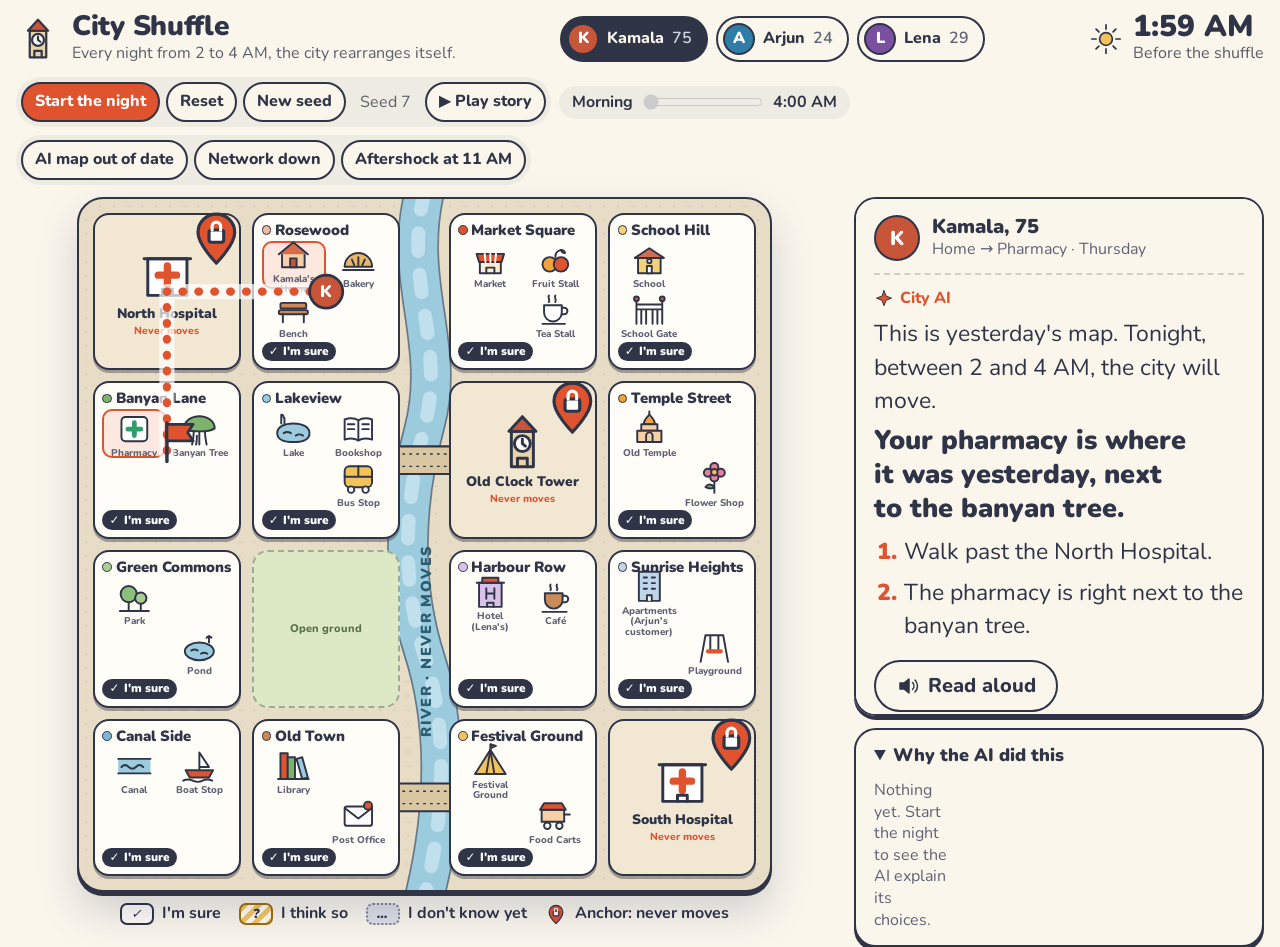
<file: index.html>
<!doctype html>
<html lang="en">
<head>
<meta charset="utf-8">
<meta name="viewport" content="width=device-width, initial-scale=1, viewport-fit=cover">
<title>City Shuffle</title>
<meta name="claude:viewport-fit-sides" content="cover">
<meta name="description" content="An interactive paper city that rearranges itself every night, and an AI that says when it is sure, guessing, or wrong.">
<link rel="preconnect" href="https://fonts.googleapis.com">
<link rel="preconnect" href="https://fonts.gstatic.com" crossorigin>
<link rel="stylesheet" href="https://fonts.googleapis.com/css2?family=Nunito:wght@400;600;700;800;900&display=swap">
<style>
/* Layout: the paper city map is the hero (left), the AI message panel is second (right),
   quiet grouped controls sit in one row above. Single deliberate look: paper by day, deep blue by night. */
:root{
  --paper:#FBF6EC; --paper-2:#F1E7D3; --street:#E7DCC5; --ink:#2F3447; --ink-soft:#5E6274;
  --accent:#E0532F; --accent-soft:rgba(224,83,47,.12);
  --sure:#FFFDF8; --think:#F2C25B; --think-ink:#5C3F05; --fog:#DFE0E6; --fog-line:#7C8091;
  --water:#9CCBDD; --water-ink:#2C5E73; --grass:#DCE9C4;
  --night:#14214D; --night-ink:#E9ECF8;
  --page:var(--paper); --page-ink:var(--ink); --group:rgba(47,52,71,.06);
  --font:"Nunito", ui-rounded, "Segoe UI", system-ui, -apple-system, "Noto Sans Devanagari", sans-serif;
  color-scheme:light;
}
*{box-sizing:border-box}
[hidden]{display:none!important}
html,body{height:100%}
body{margin:0;background:var(--page);color:var(--page-ink);font-family:var(--font);font-size:16px;line-height:1.45;
  padding-left:max(16px, env(safe-area-inset-left,0px));padding-right:max(16px, env(safe-area-inset-right,0px));padding-block:12px 20px;
  transition:background-color 1s ease,color 1s ease}
body.night{--page:var(--night);--page-ink:var(--night-ink);--group:rgba(255,255,255,.09)}
body.story-on{padding-bottom:140px}
button{font:inherit;color:inherit}
:focus-visible{outline:3px solid var(--accent);outline-offset:3px;border-radius:10px}

.app{max-width:1400px;margin:0 auto;display:grid;grid-template-columns:minmax(0,1fr) minmax(320px,410px);
  grid-template-areas:"top top" "ctrl ctrl" "stage panel";gap:12px 22px}

/* ---- header ---- */
.top{grid-area:top;display:flex;flex-wrap:wrap;align-items:center;justify-content:space-between;gap:10px 24px}
.brand{display:flex;align-items:center;gap:12px;min-width:0}
.brand svg{width:44px;height:44px;flex:none}
.brand h1{margin:0;font-size:28px;font-weight:900;letter-spacing:-.01em;line-height:1.05}
.brand p{margin:0;font-size:16px;opacity:.78}
.residents{display:flex;gap:8px;flex-wrap:wrap}
.res{display:flex;align-items:center;gap:8px;padding:5px 14px 5px 5px;border-radius:999px;border:2px solid var(--ink);
  background:var(--paper);color:var(--ink);cursor:pointer;font-weight:800;font-size:16px;min-height:44px}
.res small{font-weight:600;color:var(--ink-soft);font-size:16px}
.res[aria-pressed="true"]{background:var(--ink);color:var(--paper)}
.res[aria-pressed="true"] small{color:#D4D6E0}
.ava{width:32px;height:32px;border-radius:50%;display:grid;place-items:center;color:#fff;font-weight:900;flex:none;border:2px solid var(--ink)}
.clock{display:flex;align-items:center;gap:10px}
.clock svg{width:34px;height:34px}
.clock .t{font-size:30px;font-weight:900;font-variant-numeric:tabular-nums;line-height:1}
.clock .ph{font-size:16px;opacity:.8}

/* ---- controls ---- */
.controls{grid-area:ctrl;display:flex;flex-wrap:wrap;gap:8px 8px;align-items:center}
.group{display:flex;gap:6px;align-items:center;flex-wrap:wrap;padding:5px;border-radius:999px;background:var(--group)}
.group .gl{font-size:16px;font-weight:700;opacity:.75;padding:0 6px 0 8px}
.btn{font-size:16px;font-weight:800;border:2px solid var(--ink);background:var(--paper);color:var(--ink);border-radius:999px;
  padding:6px 12px;cursor:pointer;min-height:40px;line-height:1.1}
.btn:hover{background:#fff}
.btn.primary{background:var(--accent);border-color:var(--ink);color:#fff}
.btn.primary:hover{background:#C9431F}
.btn[aria-pressed="true"]{background:var(--ink);color:var(--paper)}
.btn:disabled{opacity:.45;cursor:not-allowed}
.slider{display:flex;align-items:center;gap:8px;padding:0 8px;font-size:16px;font-weight:700}
.slider input{width:120px;accent-color:var(--accent)}
.seed{font-size:16px;opacity:.75;padding:0 8px;font-variant-numeric:tabular-nums}

/* ---- stage / board ---- */
.stage{grid-area:stage;display:flex;flex-direction:column;align-items:center;gap:10px;min-width:0}
.board-wrap{width:min(100%, max(300px, calc(100dvh - 205px)));max-width:100%}
.board{position:relative;width:100%;aspect-ratio:1;border:2.5px solid var(--ink);border-radius:26px;overflow:hidden;
  container-type:inline-size;background-color:var(--street);
  background-image:radial-gradient(rgba(47,52,71,.07) 1px, transparent 1.2px);background-size:14px 14px;
  box-shadow:0 4px 0 var(--ink), 0 20px 40px rgba(20,33,77,.18)}
.layer{position:absolute;inset:0;width:100%;height:100%;pointer-events:none}
.layer.under{z-index:0}.layer.over{z-index:5}
.sky{position:absolute;inset:0;z-index:4;pointer-events:none;opacity:0;transition:opacity 1.1s ease;
  background:radial-gradient(1.5px 1.5px at 12% 18%,#fff 60%,transparent),radial-gradient(1.5px 1.5px at 72% 12%,#fff 60%,transparent),
  radial-gradient(1px 1px at 40% 40%,#fff 60%,transparent),radial-gradient(1.5px 1.5px at 86% 58%,#fff 60%,transparent),
  radial-gradient(1px 1px at 22% 76%,#fff 60%,transparent),radial-gradient(1.5px 1.5px at 60% 86%,#fff 60%,transparent),
  linear-gradient(rgba(20,33,77,.62),rgba(14,24,60,.74))}
body.night .sky{opacity:1}
.sky.morning{opacity:1;background:radial-gradient(circle at 80% 0%, rgba(255,196,110,.55), rgba(255,170,90,.18) 55%, rgba(255,230,180,.05))}

.slot{position:absolute;border-radius:16px}
.block{z-index:1;background:var(--sure);border:2px solid var(--ink);display:grid;grid-template-rows:auto minmax(0,1fr) auto;
  padding:1cqw 1.1cqw;gap:.4cqw;box-shadow:0 3px 0 rgba(47,52,71,.4);transition:background-color .5s,border-color .5s,opacity .6s,filter .6s}
.block.moving{z-index:3;box-shadow:0 10px 0 rgba(47,52,71,.25),0 18px 30px rgba(0,0,0,.25)}
.bname{display:flex;align-items:center;gap:.5cqw;font-weight:900;font-size:max(10px,2.15cqw);line-height:1.1;min-width:0}
.bname i{width:1.4cqw;height:1.4cqw;border-radius:50%;background:var(--tint);border:1.5px solid var(--ink);flex:none}
.bname span{white-space:nowrap;overflow:hidden;text-overflow:ellipsis}
.places{display:grid;grid-template-columns:1fr 1fr;grid-template-rows:1fr 1fr;gap:.2cqw;min-height:0;transition:opacity .5s,filter .5s}
.place{display:flex;flex-direction:column;align-items:center;justify-content:center;min-width:0;min-height:0;border-radius:10px;position:relative}
.place svg{width:5.6cqw;height:5.6cqw;flex:none}
.place span{font-size:max(8px,1.42cqw);font-weight:800;line-height:1.05;text-align:center;color:var(--ink-soft);max-width:100%;overflow-wrap:anywhere}
.place.hl{background:var(--accent-soft);box-shadow:inset 0 0 0 2px var(--accent)}
.chip{justify-self:start;display:inline-flex;align-items:center;gap:.35em;font-size:max(9px,1.72cqw);font-weight:900;padding:.1em .6em;
  border-radius:999px;background:var(--ink);color:#fff;white-space:nowrap;max-width:100%;overflow:hidden}
.qmark{display:none;position:absolute;top:-1.3cqw;right:-1.3cqw;width:3.8cqw;height:3.8cqw;border-radius:50%;background:var(--think);
  border:2px solid var(--ink);font-weight:900;font-size:max(10px,2.4cqw);place-items:center;color:var(--ink)}
.fog{display:none;position:absolute;inset:0;border-radius:inherit;pointer-events:none;
  background:radial-gradient(circle at 25% 35%, rgba(255,255,255,.85), transparent 45%),radial-gradient(circle at 75% 60%, rgba(255,255,255,.8), transparent 50%),rgba(223,224,230,.55);
  animation:drift 6s ease-in-out infinite alternate}
@keyframes drift{from{background-position:0 0, 0 0, 0 0}to{background-position:12px -6px,-14px 6px,0 0}}
.lvl-think{border-color:#9C6F12;background:repeating-linear-gradient(135deg, rgba(242,194,91,.6) 0 7px, var(--sure) 7px 14px)}
.lvl-think .chip{background:var(--think);color:var(--think-ink);border:1.5px solid #9C6F12}
.lvl-think .qmark{display:grid}
.lvl-unknown{background:var(--fog);border:3px dotted var(--fog-line);box-shadow:none}
.lvl-unknown .places{opacity:.28;filter:blur(1.3px)}
.lvl-unknown .fog{display:block}
.lvl-unknown .chip{background:#fff;color:var(--ink);border:2px dotted var(--fog-line);position:relative;z-index:1}
body.night .chip{opacity:0}
.board.offline .block{filter:grayscale(.85);opacity:.62}
.board.offline .chip::after{content:" · last known";font-weight:700}
.block.blink{animation:blink 1.3s ease-in-out 1}
@keyframes blink{0%,100%{box-shadow:0 3px 0 rgba(47,52,71,.4)}45%{box-shadow:0 0 0 7px var(--accent),0 0 22px 6px rgba(224,83,47,.6);transform:scale(1.04)}}

.anchor{z-index:1;background:var(--paper-2);border:2.5px solid var(--ink);display:flex;flex-direction:column;align-items:center;justify-content:center;gap:.4cqw;
  box-shadow:0 3px 0 rgba(47,52,71,.4)}
.anchor > svg{width:8.5cqw;height:8.5cqw}
.anchor .aname{font-weight:900;font-size:max(10px,2cqw);text-align:center;line-height:1.1}
.anchor .never{font-size:max(8px,1.5cqw);font-weight:800;color:var(--accent);display:flex;align-items:center;gap:.3em}
.pin{position:absolute;top:-1cqw;right:-1cqw;width:4.4cqw;height:4.4cqw}
.anchor.pulse{animation:pulse 1s ease-in-out 3}
@keyframes pulse{50%{box-shadow:0 0 0 8px var(--accent),0 3px 0 rgba(47,52,71,.4)}}
.lot{z-index:0;border:2px dashed rgba(47,52,71,.35);background:var(--grass);display:grid;place-items:center;text-align:center;
  font-size:max(9px,1.6cqw);font-weight:800;color:#56704A}

.banner{position:absolute;left:50%;top:2.2%;transform:translateX(-50%);z-index:6;background:var(--ink);color:#fff;border-radius:999px;
  padding:8px 18px;font-weight:800;font-size:max(12px,2cqw);white-space:nowrap;box-shadow:0 4px 0 rgba(0,0,0,.25);display:flex;gap:10px;align-items:center}
.banner.warn{background:var(--accent)}
.banner .cd{font-variant-numeric:tabular-nums;background:rgba(255,255,255,.2);padding:0 .5em;border-radius:999px}

.legend{display:flex;flex-wrap:wrap;justify-content:center;gap:6px 18px;font-size:16px;font-weight:700}
.legend span{display:inline-flex;align-items:center;gap:8px}
.sw{width:34px;height:22px;border-radius:7px;border:2px solid var(--ink);display:inline-grid;place-items:center;font-size:13px;font-weight:900;color:var(--ink)}
.sw.sure{background:var(--sure)}
.sw.think{background:repeating-linear-gradient(135deg, rgba(242,194,91,.9) 0 5px, var(--sure) 5px 10px);border-color:#9C6F12}
.sw.unknown{background:var(--fog);border:2.5px dotted var(--fog-line)}
.sw.anchor{background:var(--paper-2)}

/* ---- panel ---- */
.panel{grid-area:panel;display:flex;flex-direction:column;gap:12px;min-width:0;max-height:calc(100dvh - 150px)}
.card{background:var(--paper);color:var(--ink);border:2px solid var(--ink);border-radius:22px;box-shadow:0 4px 0 var(--ink)}
.msg{padding:16px 18px;overflow:auto;min-height:0;flex:1 1 auto}
.who{display:flex;align-items:center;gap:12px;padding-bottom:12px;border-bottom:2px dashed rgba(47,52,71,.2);margin-bottom:12px}
.who .ava{width:46px;height:46px;font-size:20px}
.who-n{font-weight:900;font-size:20px;line-height:1.1}
.who-t{font-size:16px;color:var(--ink-soft)}
.who .spacer{flex:1}
.ai{display:flex;align-items:center;gap:6px;font-size:16px;font-weight:800;color:var(--accent);margin-bottom:6px}
.ai svg{width:20px;height:20px}
.msg p{margin:.3em 0}
.k{font-size:23px;line-height:1.45}
.k h2{font-size:27px;line-height:1.25;margin:.1em 0 .3em;font-weight:900;text-wrap:balance}
.k ol{padding-left:1.3em;margin:.4em 0}
.k li{margin:.35em 0}
.k li::marker{font-weight:900;color:var(--accent)}
.k .small{font-size:20px;color:var(--ink-soft)}
.read{display:inline-flex;align-items:center;gap:8px;font-size:20px;min-height:52px;padding:8px 20px;margin-top:8px}
.read svg{width:24px;height:24px}
.note{border-radius:16px;padding:10px 14px;margin:10px 0;display:flex;gap:10px;align-items:flex-start}
.note svg{width:34px;height:34px;flex:none}
.note.warn{background:var(--fog);border:2.5px dotted var(--fog-line)}
.note.avoid{background:var(--accent-soft);border:2px solid var(--accent)}
.note.ok{background:#E3F1DA;border:2px solid #5E8F4A}
.note.shock{background:#FFF0D6;border:2px solid #9C6F12}
.lang{display:flex;gap:4px}
.lang .btn{padding:4px 12px;min-height:36px}
.l-head{display:flex;align-items:center;gap:10px;font-size:22px;font-weight:900;margin:4px 0 10px}
.l-head svg{width:38px;height:38px}
.l-head small{font-size:16px;font-weight:700;color:var(--ink-soft);display:block}
.pics{display:flex;flex-wrap:wrap;gap:10px 4px;align-items:flex-start}
.pic{width:86px;display:flex;flex-direction:column;align-items:center;gap:4px;text-align:center;font-size:16px;font-weight:800;line-height:1.15}
.pic svg{width:62px;height:62px;background:var(--paper-2);border:2px solid var(--ink);border-radius:18px;padding:6px}
.pic.end svg{background:var(--accent-soft);border-color:var(--accent)}
.pic.unk svg{background:var(--fog);border-style:dotted}
.sep{width:16px;align-self:center;margin-top:-22px;color:var(--ink-soft);font-weight:900;font-size:20px;text-align:center}
.arj{display:flex;gap:16px;align-items:center;flex-wrap:wrap}
.bigarrow{width:128px;height:128px;border-radius:28px;background:var(--ink);display:grid;place-items:center}
.bigarrow svg{width:96px;height:96px}
.buzz{display:flex;flex-direction:column;align-items:center;gap:2px;font-size:16px;font-weight:800;color:var(--ink-soft)}
.buzz svg{width:150px;height:80px}
.buzz .vl,.buzz .vr{opacity:.15}
.buzz.left .vl,.buzz.right .vr{opacity:1;animation:buzz .5s ease-in-out infinite alternate;transform-box:fill-box;transform-origin:center}
@keyframes buzz{from{transform:translateX(-2px)}to{transform:translateX(2px)}}
.steps{display:flex;gap:6px;margin:12px 0;flex-wrap:wrap}
.steps span{width:50px;height:50px;border-radius:14px;border:2px solid var(--ink);display:grid;place-items:center;background:var(--paper-2)}
.steps span svg{width:34px;height:34px}
.orders{list-style:none;padding:0;margin:8px 0;display:flex;flex-direction:column;gap:6px}
.orders li{display:flex;align-items:center;gap:10px;font-weight:800;font-size:18px}
.orders .n{width:32px;height:32px;border-radius:50%;background:var(--accent);color:#fff;display:grid;place-items:center;font-weight:900;border:2px solid var(--ink)}
.orders svg{width:38px;height:38px}
.orders .moved{font-size:16px;color:#9C6F12;font-weight:800}
.prev{display:flex;align-items:center;gap:6px;font-size:16px;color:var(--ink-soft);text-decoration:line-through}
.wrongbox{border:2.5px solid var(--accent);border-radius:18px;padding:12px 14px;margin:0 0 12px;background:#FFF3EE}
.btn.big{font-size:21px;min-height:56px;padding:10px 22px;width:100%;margin:8px 0 4px}
.linkbtn{background:none;border:none;color:var(--ink);text-decoration:underline;font-weight:800;font-size:16px;cursor:pointer;padding:6px 0}
.sorry{border:2.5px solid var(--ink);border-radius:18px;padding:12px 14px;margin:0 0 12px;background:#fff}
.thanks{display:flex;gap:10px;align-items:center;font-weight:900;color:#3D6E2B}
.thanks svg{width:32px;height:32px;flex:none}
.tips{list-style:none;padding:0;margin:8px 0;display:flex;flex-direction:column;gap:10px}
.tips li{display:flex;gap:10px;align-items:center}
.tips svg{width:40px;height:40px;flex:none}
.offline{border:2.5px dashed var(--ink);border-radius:18px;padding:12px 14px;margin:0 0 12px;background:#EEF0F6}
.offline h3{margin:0 0 4px;font-size:20px}

.log{padding:0}
.log summary{cursor:pointer;padding:12px 18px;font-weight:900;font-size:18px;list-style-position:inside}
.log ol{list-style:none;margin:0;padding:0 18px 14px;max-height:240px;overflow:auto;display:flex;flex-direction:column;gap:8px}
.log li{display:grid;grid-template-columns:4.6em 1fr;gap:6px;font-size:16px;line-height:1.35}
.log time{font-weight:900;font-variant-numeric:tabular-nums;color:var(--accent)}
.log .empty{color:var(--ink-soft);display:block}

/* ---- story ---- */
.storybar{position:fixed;left:0;right:0;bottom:0;z-index:20;background:rgba(20,24,42,.94);color:#fff;display:flex;gap:10px 18px;
  align-items:center;justify-content:center;flex-wrap:wrap;
  padding:12px max(16px, env(safe-area-inset-right,0px)) calc(12px + env(safe-area-inset-bottom,0px)) max(16px, env(safe-area-inset-left,0px))}
.storybar p{margin:0;font-size:21px;font-weight:800;max-width:62ch;text-align:center;text-wrap:balance}
.storybar .sc{display:flex;gap:6px;align-items:center}
.storybar .btn{background:transparent;color:#fff;border-color:#fff}
.storybar .btn.primary{background:var(--accent)}
.storybar .count{font-variant-numeric:tabular-nums;opacity:.8}
.sr{position:absolute;width:1px;height:1px;overflow:hidden;clip:rect(0 0 0 0);white-space:nowrap}

@media (max-width:920px){
  .app{grid-template-columns:minmax(0,1fr);grid-template-areas:"top" "ctrl" "stage" "panel"}
  .panel{max-height:none}
  .board-wrap{width:100%}
  .brand h1{font-size:24px}
  .slider input{width:120px}
}
@media (max-width:480px){ .place span{display:none} .place svg{width:7cqw;height:7cqw} .clock .t{font-size:24px} }
@media (prefers-reduced-motion:reduce){
  *,*::before,*::after{animation-duration:.001ms!important;animation-iteration-count:1!important;transition-duration:.001ms!important;transition-delay:0s!important}
}
</style>
</head>
<body>

<!-- Hand-drawn icon set (inline SVG symbols, 48x48) -->
<svg width="0" height="0" style="position:absolute" aria-hidden="true">
<symbol id="i-home" viewBox="0 0 48 48"><g fill="none" stroke="#2F3447" stroke-width="2.4" stroke-linecap="round" stroke-linejoin="round"><path d="M10 22v18h28V22" fill="#F6CFA8"/><path d="M6 24 24 9l18 15" fill="#D46C4E"/><rect x="20" y="29" width="8" height="11" fill="#C6553A"/></g></symbol>
<symbol id="i-bakery" viewBox="0 0 48 48"><g fill="none" stroke="#2F3447" stroke-width="2.4" stroke-linecap="round" stroke-linejoin="round"><path d="M7 32c0-10 8-17 17-17s17 7 17 17z" fill="#E9B76A"/><path d="M16 23l3 7M24 20v10M32 23l-3 7M5 36h38"/></g></symbol>
<symbol id="i-pharmacy" viewBox="0 0 48 48"><g fill="none" stroke="#2F3447" stroke-width="2.4" stroke-linecap="round" stroke-linejoin="round"><rect x="8" y="10" width="32" height="30" rx="5" fill="#fff"/><path d="M24 17v16M16 25h16" stroke="#2E9E6B" stroke-width="6"/></g></symbol>
<symbol id="i-banyan" viewBox="0 0 48 48"><g fill="none" stroke="#2F3447" stroke-width="2.4" stroke-linecap="round" stroke-linejoin="round"><path d="M24 44V26M15 44c1-5 2-9 2-15M33 44c-1-5-2-9-2-15M20 44c1-4 1-7 1-11"/><path d="M5 24c0-9 9-15 19-15s19 6 19 15c-7 5-31 5-38 0z" fill="#7DB36A"/></g></symbol>
<symbol id="i-market" viewBox="0 0 48 48"><g fill="none" stroke="#2F3447" stroke-width="2.4" stroke-linecap="round" stroke-linejoin="round"><path d="M11 26v14h26V26" fill="#FBEBD0"/><path d="M7 16h34l-3 10H10z" fill="#E0532F"/><path d="M17 16l1 10M24 16v10M31 16l-1 10" stroke="#fff"/><path d="M19 40v-7h10v7"/></g></symbol>
<symbol id="i-fruit" viewBox="0 0 48 48"><g fill="none" stroke="#2F3447" stroke-width="2.4" stroke-linecap="round" stroke-linejoin="round"><circle cx="17" cy="29" r="9" fill="#F2A33A"/><circle cx="31" cy="29" r="9" fill="#E0532F"/><path d="M24 20c0-5 3-8 7-9"/><path d="M31 11c3 0 5 2 5 4-3 0-5-2-5-4z" fill="#7DB36A"/></g></symbol>
<symbol id="i-tea" viewBox="0 0 48 48"><g fill="none" stroke="#2F3447" stroke-width="2.4" stroke-linecap="round" stroke-linejoin="round"><path d="M10 19h22v9a11 11 0 0 1-22 0z" fill="#fff"/><path d="M32 22h3a4 4 0 0 1 0 8h-3M16 7c-2 3 2 4 0 8M24 7c-2 3 2 4 0 8M8 42h28"/></g></symbol>
<symbol id="i-school" viewBox="0 0 48 48"><g fill="none" stroke="#2F3447" stroke-width="2.4" stroke-linecap="round" stroke-linejoin="round"><rect x="10" y="20" width="28" height="20" fill="#F3D27A"/><path d="M6 21 24 9l18 12z" fill="#D46C4E"/><rect x="21" y="31" width="6" height="9" fill="#fff"/><circle cx="24" cy="25" r="2.6" fill="#fff"/></g></symbol>
<symbol id="i-gate" viewBox="0 0 48 48"><g fill="none" stroke="#2F3447" stroke-width="2.4" stroke-linecap="round" stroke-linejoin="round"><path d="M8 42V14M40 42V14M8 18h32M14 42V24M20 42V24M28 42V24M34 42V24M8 24h32"/><circle cx="8" cy="11" r="3" fill="#E0532F"/><circle cx="40" cy="11" r="3" fill="#E0532F"/></g></symbol>
<symbol id="i-temple" viewBox="0 0 48 48"><g fill="none" stroke="#2F3447" stroke-width="2.4" stroke-linecap="round" stroke-linejoin="round"><path d="M24 3v4"/><path d="M24 7c4 4 7 8 7 12H17c0-4 3-8 7-12z" fill="#F2A33A"/><rect x="14" y="19" width="20" height="8" fill="#F6CFA8"/><rect x="9" y="27" width="30" height="14" fill="#F6CFA8"/><path d="M20 41v-8a4 4 0 0 1 8 0v8"/></g></symbol>
<symbol id="i-flower" viewBox="0 0 48 48"><g fill="none" stroke="#2F3447" stroke-width="2.4" stroke-linecap="round" stroke-linejoin="round"><path d="M24 26v16M24 35c-4-5-9-4-11 0 4 2 8 2 11 0z" fill="#7DB36A"/><circle cx="24" cy="10" r="5" fill="#E77FA0"/><circle cx="16" cy="17" r="5" fill="#E77FA0"/><circle cx="32" cy="17" r="5" fill="#E77FA0"/><circle cx="24" cy="23" r="5" fill="#E77FA0"/><circle cx="24" cy="16.5" r="4" fill="#F2C25B"/></g></symbol>
<symbol id="i-apartments" viewBox="0 0 48 48"><g fill="none" stroke="#2F3447" stroke-width="2.4" stroke-linecap="round" stroke-linejoin="round"><rect x="11" y="6" width="26" height="36" fill="#BFD6E8"/><path d="M17 13h4M27 13h4M17 20h4M27 20h4M17 27h4M27 27h4"/><path d="M21 42v-7h6v7" fill="#fff"/></g></symbol>
<symbol id="i-playground" viewBox="0 0 48 48"><g fill="none" stroke="#2F3447" stroke-width="2.4" stroke-linecap="round" stroke-linejoin="round"><path d="M7 42 13 9h22l6 33M19 9v20M29 9v20"/><path d="M16 29h16" stroke="#E0532F" stroke-width="5"/></g></symbol>
<symbol id="i-hotel" viewBox="0 0 48 48"><g fill="none" stroke="#2F3447" stroke-width="2.4" stroke-linecap="round" stroke-linejoin="round"><rect x="10" y="12" width="28" height="30" fill="#D9C2EA"/><path d="M7 12h34M19 19v13M29 19v13M19 25.5h10" /><path d="M20 42v-5h8v5"/><path d="M14 6h20v6H14z" fill="#E0532F"/></g></symbol>
<symbol id="i-cafe" viewBox="0 0 48 48"><g fill="none" stroke="#2F3447" stroke-width="2.4" stroke-linecap="round" stroke-linejoin="round"><path d="M11 19h22v8a11 11 0 0 1-22 0z" fill="#C98B5A"/><path d="M33 22h3a4 4 0 0 1 0 8h-3M8 42h30M18 8c-2 3 2 4 0 7M26 8c-2 3 2 4 0 7"/></g></symbol>
<symbol id="i-park" viewBox="0 0 48 48"><g fill="none" stroke="#2F3447" stroke-width="2.4" stroke-linecap="round" stroke-linejoin="round"><path d="M17 30v11M32 32v9M6 41h36"/><circle cx="17" cy="20" r="10" fill="#8CC07A"/><circle cx="32" cy="25" r="7" fill="#A6CF8F"/></g></symbol>
<symbol id="i-pond" viewBox="0 0 48 48"><g fill="none" stroke="#2F3447" stroke-width="2.4" stroke-linecap="round" stroke-linejoin="round"><ellipse cx="24" cy="29" rx="18" ry="11" fill="#9CCBDD"/><path d="M14 28c3-2 5-2 8 0M26 32c3-2 5-2 8 0M36 18v-8M33 12l3-2 3 2"/></g></symbol>
<symbol id="i-canal" viewBox="0 0 48 48"><g fill="none" stroke="#2F3447" stroke-width="2.4" stroke-linecap="round" stroke-linejoin="round"><path d="M4 16h40v18H4z" fill="#9CCBDD" stroke="none"/><path d="M4 16h40M4 34h40M8 26c3-3 6-3 9 0s6 3 9 0 6-3 9 0"/></g></symbol>
<symbol id="i-boat" viewBox="0 0 48 48"><g fill="none" stroke="#2F3447" stroke-width="2.4" stroke-linecap="round" stroke-linejoin="round"><path d="M24 30V8l12 18H24z" fill="#fff"/><path d="M7 30h34l-5 9H12z" fill="#E0532F"/><path d="M4 43c4-2 8-2 12 0s8 2 12 0 8-2 12 0"/></g></symbol>
<symbol id="i-festival" viewBox="0 0 48 48"><g fill="none" stroke="#2F3447" stroke-width="2.4" stroke-linecap="round" stroke-linejoin="round"><path d="M5 41 24 11l19 30z" fill="#F2C25B"/><path d="M24 11l-5 30M24 11l5 30" /><path d="M24 11V4l7 2-7 3" fill="#E0532F"/></g></symbol>
<symbol id="i-foodcart" viewBox="0 0 48 48"><g fill="none" stroke="#2F3447" stroke-width="2.4" stroke-linecap="round" stroke-linejoin="round"><rect x="7" y="17" width="28" height="15" fill="#F6CFA8"/><path d="M5 17l5-8h22l5 8z" fill="#E0532F"/><path d="M35 23h7"/><circle cx="14" cy="37" r="4" fill="#fff"/><circle cx="29" cy="37" r="4" fill="#fff"/></g></symbol>
<symbol id="i-library" viewBox="0 0 48 48"><g fill="none" stroke="#2F3447" stroke-width="2.4" stroke-linecap="round" stroke-linejoin="round"><rect x="8" y="9" width="9" height="32" fill="#E0532F"/><rect x="17" y="14" width="9" height="27" fill="#7DB36A"/><path d="M28 16l7-2 7 25-7 2z" fill="#9CCBDD"/><path d="M5 41h38"/></g></symbol>
<symbol id="i-post" viewBox="0 0 48 48"><g fill="none" stroke="#2F3447" stroke-width="2.4" stroke-linecap="round" stroke-linejoin="round"><rect x="7" y="13" width="34" height="24" rx="3" fill="#fff"/><path d="M7 15l17 13 17-13"/><circle cx="36" cy="12" r="5" fill="#E0532F"/></g></symbol>
<symbol id="i-lake" viewBox="0 0 48 48"><g fill="none" stroke="#2F3447" stroke-width="2.4" stroke-linecap="round" stroke-linejoin="round"><path d="M4 30c0-8 9-12 20-12s20 4 20 12-9 11-20 11S4 38 4 30z" fill="#9CCBDD"/><path d="M12 30c3-2 6-2 9 0M27 33c3-2 6-2 9 0M9 18V7M13 19v-8M9 7c2 0 3 2 3 4"/></g></symbol>
<symbol id="i-bookshop" viewBox="0 0 48 48"><g fill="none" stroke="#2F3447" stroke-width="2.4" stroke-linecap="round" stroke-linejoin="round"><path d="M24 14c-5-3-11-3-17-1v25c6-2 12-2 17 1 5-3 11-3 17-1V13c-6-2-12-2-17 1z" fill="#fff"/><path d="M24 14v25M11 19h8M11 25h8M29 19h8M29 25h8"/></g></symbol>
<symbol id="i-bus" viewBox="0 0 48 48"><g fill="none" stroke="#2F3447" stroke-width="2.4" stroke-linecap="round" stroke-linejoin="round"><rect x="7" y="9" width="34" height="26" rx="6" fill="#F2C25B"/><path d="M7 22h34M24 9v13"/><circle cx="15" cy="38" r="4" fill="#fff"/><circle cx="33" cy="38" r="4" fill="#fff"/></g></symbol>
<symbol id="i-bench" viewBox="0 0 48 48"><g fill="none" stroke="#2F3447" stroke-width="2.4" stroke-linecap="round" stroke-linejoin="round"><rect x="8" y="16" width="32" height="7" rx="2" fill="#C98B5A"/><rect x="6" y="25" width="36" height="5" rx="2" fill="#C98B5A"/><path d="M11 30v10M37 30v10"/></g></symbol>
<symbol id="i-hospital" viewBox="0 0 48 48"><g fill="none" stroke="#2F3447" stroke-width="2.4" stroke-linecap="round" stroke-linejoin="round"><rect x="8" y="12" width="32" height="30" fill="#fff"/><path d="M5 12h38"/><path d="M24 18v15M16.5 25.5h15" stroke="#E0532F" stroke-width="6"/><path d="M20 42v-5h8v5"/></g></symbol>
<symbol id="i-clock" viewBox="0 0 48 48"><g fill="none" stroke="#2F3447" stroke-width="2.4" stroke-linecap="round" stroke-linejoin="round"><rect x="15" y="15" width="18" height="29" fill="#E8D3A8"/><path d="M13 15 24 3l11 12z" fill="#C6553A"/><circle cx="24" cy="25" r="6.5" fill="#fff"/><path d="M24 21.5V25l2.5 2"/><path d="M20 44v-7h8v7"/></g></symbol>
<symbol id="i-pin" viewBox="0 0 48 48"><g fill="none" stroke="#2F3447" stroke-width="2.6" stroke-linecap="round" stroke-linejoin="round"><path d="M24 45S9 30 9 20a15 15 0 0 1 30 0c0 10-15 25-15 25z" fill="#E0532F"/><rect x="18" y="18" width="12" height="10" rx="2" fill="#fff"/><path d="M20.5 18v-3a3.5 3.5 0 0 1 7 0v3" stroke="#fff"/></g></symbol>
<symbol id="i-phone" viewBox="0 0 48 48"><g fill="none" stroke="#2F3447" stroke-width="2.4" stroke-linecap="round" stroke-linejoin="round"><rect x="14" y="5" width="20" height="38" rx="5" fill="#2F3447"/><rect x="17.5" y="10" width="13" height="25" fill="#9FE0C8" stroke="none"/></g></symbol>
<symbol id="i-guide" viewBox="0 0 48 48"><g fill="none" stroke="#2F3447" stroke-width="2.4" stroke-linecap="round" stroke-linejoin="round"><circle cx="24" cy="11" r="6.5" fill="#F6CFA8"/><path d="M12 44V30c0-6 5-10 12-10s12 4 12 10v14z" fill="#F2D23A"/><path d="M19 21l5 9 5-9M15 34h18" stroke-width="2"/></g></symbol>
<symbol id="i-fog" viewBox="0 0 48 48"><g fill="none" stroke="#2F3447" stroke-width="2.4" stroke-linecap="round" stroke-linejoin="round"><path d="M13 36h23a9 9 0 0 0 0-18 12 12 0 0 0-23-2 10 10 0 0 0 0 20z" fill="#DFE0E6" stroke-dasharray="3 3.5"/><path d="M20.5 23c0-4 7-4 7 0 0 3-3.5 3-3.5 6"/><circle cx="24" cy="32.5" r="1" fill="#2F3447"/></g></symbol>
<symbol id="i-bridge" viewBox="0 0 48 48"><g fill="none" stroke="#2F3447" stroke-width="2.4" stroke-linecap="round" stroke-linejoin="round"><path d="M3 34h42v8H3z" fill="#9CCBDD" stroke="none"/><path d="M3 28c8-10 34-10 42 0" /><path d="M3 30h42M10 30v10M38 30v10M17 24v6M24 22v8M31 24v6"/></g></symbol>
<symbol id="i-walk" viewBox="0 0 48 48"><g fill="none" stroke="#2F3447" stroke-width="2.6" stroke-linecap="round" stroke-linejoin="round"><circle cx="26" cy="8" r="4.5" fill="#F6CFA8"/><path d="M25 15l-4 13 6 6 2 10M21 28l-5 15M24 18l8 6 5-1M23 17l-7 5-2 7"/></g></symbol>
<symbol id="i-moon" viewBox="0 0 48 48"><g fill="none" stroke="#2F3447" stroke-width="2.4" stroke-linecap="round" stroke-linejoin="round"><path d="M30 6a18 18 0 1 0 12 29A14 14 0 0 1 30 6z" fill="#F2C25B"/></g></symbol>
<symbol id="i-sun" viewBox="0 0 48 48"><g fill="none" stroke="#2F3447" stroke-width="2.4" stroke-linecap="round" stroke-linejoin="round"><circle cx="24" cy="24" r="9" fill="#F2C25B"/><path d="M24 4v6M24 38v6M4 24h6M38 24h6M10 10l4 4M34 34l4 4M10 38l4-4M34 14l4-4"/></g></symbol>
<symbol id="i-spark" viewBox="0 0 48 48"><g fill="none" stroke="#2F3447" stroke-width="2.4" stroke-linecap="round" stroke-linejoin="round"><path d="M24 4l5 13 13 5-13 5-5 13-5-13-13-5 13-5z" fill="#E0532F"/></g></symbol>
<symbol id="i-speaker" viewBox="0 0 48 48"><g fill="none" stroke="currentColor" stroke-width="3" stroke-linecap="round" stroke-linejoin="round"><path d="M8 18h8l10-8v28l-10-8H8z" fill="currentColor"/><path d="M33 17a10 10 0 0 1 0 14M38 12a17 17 0 0 1 0 24"/></g></symbol>
<symbol id="i-package" viewBox="0 0 48 48"><g fill="none" stroke="#2F3447" stroke-width="2.4" stroke-linecap="round" stroke-linejoin="round"><path d="M8 15l16-8 16 8v19l-16 8-16-8z" fill="#E9B76A"/><path d="M8 15l16 8 16-8M24 23v19M16 11l16 8"/></g></symbol>
<symbol id="i-flag" viewBox="0 0 48 48"><g fill="none" stroke="#2F3447" stroke-width="2.6" stroke-linecap="round" stroke-linejoin="round"><path d="M12 44V5"/><path d="M12 6h24l-5 8 5 8H12" fill="#E0532F"/></g></symbol>
<symbol id="i-heart" viewBox="0 0 48 48"><g fill="none" stroke="#2F3447" stroke-width="2.4" stroke-linecap="round" stroke-linejoin="round"><path d="M24 41S6 30 6 18a9 9 0 0 1 18-3 9 9 0 0 1 18 3c0 12-18 23-18 23z" fill="#E77FA0"/></g></symbol>
</svg>

<div class="app">
  <header class="top">
    <div class="brand">
      <svg viewBox="0 0 48 48" aria-hidden="true"><use href="#i-clock"/></svg>
      <div><h1>City Shuffle</h1><p>Every night from 2 to 4 AM, the city rearranges itself.</p></div>
    </div>
    <div class="residents" id="residents" role="group" aria-label="Pick a resident"></div>
    <div class="clock" aria-live="off">
      <svg viewBox="0 0 48 48" aria-hidden="true"><use id="clockIcon" href="#i-sun"/></svg>
      <div><div class="t" id="clockTime">1:59 AM</div><div class="ph" id="clockPhase">Before the shuffle</div></div>
    </div>
  </header>

  <nav class="controls" aria-label="Demo controls">
    <div class="group">
      <button class="btn primary" id="btnNight" type="button">Start the night</button>
      <button class="btn" id="btnReset" type="button">Reset</button>
      <button class="btn" id="btnSeed" type="button">New seed</button>
      <span class="seed" id="seedLabel"></span>
      <button class="btn" id="btnStory" type="button">▶ Play story</button>
    </div>
    <div class="group">
      <label class="slider" for="timeSlider">Morning <input type="range" id="timeSlider" min="240" max="420" step="1" value="240" disabled> <span id="sliderLabel">4:00 AM</span></label>
    </div>
    <div class="group" role="group" aria-label="What if">
      <button class="btn" id="btnWrong" type="button" aria-pressed="false">AI map out of date</button>
      <button class="btn" id="btnOffline" type="button" aria-pressed="false">Network down</button>
      <button class="btn" id="btnShock" type="button">Aftershock at 11 AM</button>
    </div>
  </nav>

  <section class="stage" aria-label="City map">
    <div class="board-wrap">
      <div class="board" id="board">
        <svg class="layer under" id="under" viewBox="0 0 1000 1000" preserveAspectRatio="none" aria-hidden="true"></svg>
        <svg class="layer over" id="over" viewBox="0 0 1000 1000" preserveAspectRatio="none" aria-hidden="true"></svg>
        <div class="sky" id="sky"></div>
        <div class="banner" id="banner" hidden></div>
      </div>
    </div>
    <div class="legend" aria-label="How sure the AI is">
      <span><i class="sw sure">✓</i>I'm sure</span>
      <span><i class="sw think">?</i>I think so</span>
      <span><i class="sw unknown">…</i>I don't know yet</span>
      <span><svg width="22" height="22" viewBox="0 0 48 48" aria-hidden="true"><use href="#i-pin"/></svg>Anchor: never moves</span>
    </div>
  </section>

  <aside class="panel" aria-label="City AI">
    <div class="card msg" id="msg" aria-live="polite"></div>
    <details class="card log" id="log" open>
      <summary>Why the AI did this</summary>
      <ol id="logList"></ol>
    </details>
  </aside>
</div>

<div class="storybar" id="storybar" hidden>
  <p id="caption"></p>
  <div class="sc">
    <button class="btn" id="stBack" type="button">◀ Back</button>
    <button class="btn primary" id="stPlay" type="button">Pause</button>
    <button class="btn" id="stNext" type="button">Next ▶</button>
    <span class="count" id="stCount"></span>
    <button class="btn" id="stClose" type="button">Close</button>
  </div>
</div>

<script>
/* =====================================================================
   CONFIG: all names, places, messages and the story script live here.
   Edit text freely. Logic below reads from this object.
   ===================================================================== */
const CONFIG = {
  seed: 7,                       // fixed seed: the shuffle is the same every time (good for recording)
  grid: { cols: 4, rows: 4 },    // 4 x 4 slots, each slot holds one block or anchor (8 x 8 places in total)
  river: { afterCol: 1, bridgeRows: [1, 3], label: 'RIVER · NEVER MOVES' },
  time: {                        // minutes after midnight
    before: 119, nightStart: 120, nightEnd: 240, syncEnd: 260, sliderMax: 420,
    lastKnown: 370, aftershock: 660, warnMinutes: 5
  },
  anchors: [                     // anchors NEVER move
    { id: 'hospN', kind: 'hospital', name: 'North Hospital', slot: [0, 0] },
    { id: 'clock', kind: 'clock',    name: 'Old Clock Tower', slot: [2, 1] },
    { id: 'hospS', kind: 'hospital', name: 'South Hospital', slot: [3, 3] },
  ],
  emptyLotName: 'Open ground',
  // Blocks move as a whole. `at` is the place's position inside the block (col,row in a 2x2).
  // sensors = total street sensors, early = how many report first. thinkAt/sureAt = minutes after 4:00 AM (null = stays "I think so").
  blocks: [
    { id: 'rosewood', name: 'Rosewood', tint: '#F4B7A0', home: [1, 0], sensors: 8, early: 5, thinkAt: 3, sureAt: 9,
      landmark: { en: 'the bakery', hi: 'बेकरी', icon: 'bakery' },
      places: [ { id: 'home', icon: 'home', label: "Kamala's Home", hi: 'कमला का घर', at: [0, 0] },
                { id: 'bakery', icon: 'bakery', label: 'Bakery', hi: 'बेकरी', at: [1, 0] },
                { id: 'bench', icon: 'bench', label: 'Bench', hi: 'बेंच', at: [0, 1] } ] },
    { id: 'market', name: 'Market Square', tint: '#E0532F', home: [2, 0], sensors: 10, early: 6, thinkAt: 2, sureAt: 7,
      landmark: { en: 'the fruit stalls', hi: 'फल की दुकान', icon: 'fruit' },
      places: [ { id: 'market', icon: 'market', label: 'Market', hi: 'बाज़ार', at: [0, 0] },
                { id: 'fruit', icon: 'fruit', label: 'Fruit Stall', hi: 'फल की दुकान', at: [1, 0] },
                { id: 'tea', icon: 'tea', label: 'Tea Stall', hi: 'चाय की दुकान', at: [1, 1] } ] },
    { id: 'schoolhill', name: 'School Hill', tint: '#F3D27A', home: [3, 0], sensors: 8, early: 4, thinkAt: 6, sureAt: 13,
      landmark: { en: 'the school gate', hi: 'स्कूल गेट', icon: 'gate' },
      places: [ { id: 'school', icon: 'school', label: 'School', hi: 'स्कूल', at: [0, 0] },
                { id: 'gate', icon: 'gate', label: 'School Gate', hi: 'स्कूल गेट', at: [0, 1] } ] },
    { id: 'banyan', name: 'Banyan Lane', tint: '#7DB36A', home: [0, 1], sensors: 6, early: 3, thinkAt: 5, sureAt: 12,
      landmark: { en: 'the banyan tree', hi: 'बरगद का पेड़', icon: 'banyan' },
      places: [ { id: 'pharmacy', icon: 'pharmacy', label: 'Pharmacy', hi: 'दवा की दुकान', at: [0, 0] },
                { id: 'banyantree', icon: 'banyan', label: 'Banyan Tree', hi: 'बरगद का पेड़', at: [1, 0] } ] },
    { id: 'lakeview', name: 'Lakeview', tint: '#9CCBDD', home: [1, 1], sensors: 8, early: 4, thinkAt: 4, sureAt: 10,
      landmark: { en: 'the lake', hi: 'झील', icon: 'lake' },
      places: [ { id: 'lake', icon: 'lake', label: 'Lake', hi: 'झील', at: [0, 0] },
                { id: 'bookshop', icon: 'bookshop', label: 'Bookshop', hi: 'किताबों की दुकान', at: [1, 0] },
                { id: 'bus', icon: 'bus', label: 'Bus Stop', hi: 'बस स्टॉप', at: [1, 1] } ] },
    { id: 'temple', name: 'Temple Street', tint: '#F2A33A', home: [3, 1], sensors: 6, early: 2, thinkAt: 8, sureAt: 17,
      landmark: { en: 'the flower shop', hi: 'फूलों की दुकान', icon: 'flower' },
      places: [ { id: 'oldtemple', icon: 'temple', label: 'Old Temple', hi: 'पुराना मंदिर', at: [0, 0] },
                { id: 'flower', icon: 'flower', label: 'Flower Shop', hi: 'फूलों की दुकान', at: [1, 1] } ] },
    { id: 'commons', name: 'Green Commons', tint: '#A6CF8F', home: [0, 2], sensors: 4, early: 2, thinkAt: 9, sureAt: 15,
      landmark: { en: 'the pond', hi: 'तालाब', icon: 'pond' },
      places: [ { id: 'park', icon: 'park', label: 'Park', hi: 'पार्क', at: [0, 0] },
                { id: 'pond', icon: 'pond', label: 'Pond', hi: 'तालाब', at: [1, 1] } ] },
    { id: 'harbour', name: 'Harbour Row', tint: '#D9C2EA', home: [2, 2], sensors: 8, early: 5, thinkAt: 2, sureAt: 6,
      landmark: { en: 'the café', hi: 'कैफ़े', icon: 'cafe' },
      places: [ { id: 'hotel', icon: 'hotel', label: "Hotel (Lena's)", hi: 'होटल', at: [0, 0] },
                { id: 'cafe', icon: 'cafe', label: 'Café', hi: 'कैफ़े', at: [1, 0] } ] },
    { id: 'sunrise', name: 'Sunrise Heights', tint: '#BFD6E8', home: [3, 2], sensors: 8, early: 3, thinkAt: 7, sureAt: 14,
      landmark: { en: 'the playground', hi: 'खेल का मैदान', icon: 'playground' },
      places: [ { id: 'apts', icon: 'apartments', label: "Apartments (Arjun's customer)", hi: 'अपार्टमेंट', at: [0, 0] },
                { id: 'playground', icon: 'playground', label: 'Playground', hi: 'खेल का मैदान', at: [1, 1] } ] },
    { id: 'canal', name: 'Canal Side', tint: '#7FB8CC', home: [0, 3], sensors: 6, early: 3, thinkAt: 5, sureAt: 11,
      landmark: { en: 'the boat stop', hi: 'नाव घाट', icon: 'boat' },
      places: [ { id: 'canalp', icon: 'canal', label: 'Canal', hi: 'नहर', at: [0, 0] },
                { id: 'boat', icon: 'boat', label: 'Boat Stop', hi: 'नाव घाट', at: [1, 0] } ] },
    { id: 'oldtown', name: 'Old Town', tint: '#C98B5A', home: [1, 3], sensors: 8, early: 3, thinkAt: 10, sureAt: null,
      landmark: { en: 'the post office', hi: 'डाकघर', icon: 'post' },
      places: [ { id: 'library', icon: 'library', label: 'Library', hi: 'पुस्तकालय', at: [0, 0] },
                { id: 'post', icon: 'post', label: 'Post Office', hi: 'डाकघर', at: [1, 1] } ] },
    { id: 'festival', name: 'Festival Ground', tint: '#F2C25B', home: [2, 3], sensors: 6, early: 2, thinkAt: 12, sureAt: 20,
      landmark: { en: 'the food carts', hi: 'खाने के ठेले', icon: 'foodcart' },
      places: [ { id: 'fest', icon: 'festival', label: 'Festival Ground', hi: 'मेला मैदान', at: [0, 0] },
                { id: 'carts', icon: 'foodcart', label: 'Food Carts', hi: 'खाने के ठेले', at: [1, 1] } ] },
  ],
  residents: {
    kamala: { name: 'Kamala', age: 75, color: '#C6553A', tag: 'Home → Pharmacy · Thursday', from: 'home', to: 'pharmacy' },
    arjun:  { name: 'Arjun',  age: 24, color: '#2E7DA8', tag: 'Delivery rider · 3 orders', start: 'market', orders: ['apts', 'school', 'library'] },
    lena:   { name: 'Lena',   age: 29, color: '#7A4FA0', tag: 'Tourist · Hotel → Old Temple', from: 'hotel', to: 'oldtemple' },
  },
  levels: {
    sure:    { label: "I'm sure",         glyph: '✓' },
    think:   { label: 'I think so',       glyph: '?' },
    unknown: { label: "I don't know yet", glyph: '…' },
  },
  wrong: { prefer: 'lakeview', lagMinutes: 20, peopleHelped: 214 },
  offline: { lastKnownLabel: '6:10 AM', changes: [ { block: 'oldtown', to: 'sure' } ] },
  aftershock: { block: 'sunrise' },

  text: {
    en: {
      eve: "This is yesterday's map. Tonight, between 2 and 4 AM, the city will move.",
      night: "The city is moving right now. I'll know the new layout after 4 AM.",
      warn: "I'm not sure about this area yet. I'll update you in 5 min.",
      reached: 'You are in {block}. My map says "I\'m sure" about it.',
      walking: '{who} is walking…',
      report: "This doesn't look right",
      reveal: "Show what the AI believed vs what's real",
      hideReveal: 'Hide the comparison',
      sorry: 'Sorry, I was wrong. My sensors in {block} were {lag} minutes behind, so my map showed the old layout. I\'ve marked {block} "I don\'t know yet" and found you a new way.',
      thanks: 'Thanks, {n} people near you will get the corrected map.',
      ghostNote: 'The dashed outline shows where I wrongly thought {block} was.',
      offHead: "I've lost the network. Last known layout: {t}.",
      offAnchors: 'Follow the fixed anchors: the clock tower and the river never move.',
      offGuide: 'Ask a Shift Guide nearby. Look for the yellow vest.',
      offMesh: 'Phones nearby are sharing the map with each other.',
      back: "I'm back online. {n} block(s) changed while I was offline. They blinked once on the map.",
    },
    hi: {
      eve: 'यह कल का नक्शा है। आज रात 2 से 4 बजे के बीच शहर बदलेगा।',
      night: 'शहर अभी बदल रहा है। सुबह 4 बजे के बाद नया नक्शा बताऊँगा।',
      warn: 'मुझे इस इलाके के बारे में अभी पक्का नहीं पता। मैं 5 मिनट में बताऊँगा।',
      reached: 'आप {block} में हैं। मेरे नक्शे के हिसाब से यह पक्का है।',
      walking: '{who} चल रही हैं…',
      report: 'यह सही नहीं लग रहा',
      reveal: 'AI ने क्या सोचा, असल में क्या है',
      hideReveal: 'तुलना छिपाएँ',
      sorry: 'माफ़ कीजिए, मैं ग़लत था। {block} में मेरे सेंसर {lag} मिनट पीछे थे। मैंने {block} को "अभी पता नहीं" कर दिया है और नया रास्ता ढूँढ लिया है।',
      thanks: 'धन्यवाद! आपके पास के {n} लोगों को सही नक्शा मिलेगा।',
      ghostNote: 'डैश वाली रेखा दिखाती है कि मैंने {block} को ग़लत जगह समझा था।',
      offHead: 'नेटवर्क नहीं है। आख़िरी नक्शा: {t}',
      offAnchors: 'घंटाघर और नदी कभी नहीं हिलते। उनके साथ चलें।',
      offGuide: 'पास के शिफ़्ट गाइड से पूछें (पीली जैकेट)।',
      offMesh: 'पास के फ़ोन आपस में नक्शा बाँट रहे हैं।',
      back: 'नेटवर्क वापस आ गया। {n} ब्लॉक बदले, वे नक्शे पर एक बार चमके।',
    },
    kamala: {
      movedHead: 'Your pharmacy has moved, but it is still next to the banyan tree.',
      sameHead: 'Your pharmacy is where it was yesterday, next to the banyan tree.',
      day: "It's Thursday, your pharmacy day. Here is the way:",
      bridge: 'Cross the river on the bridge.',
      clock: 'Walk towards the old clock tower.',
      hospital: 'Walk past the {name}.',
      lot: 'Walk across the open ground.',
      block: 'Walk past {landmark} in {block}.',
      arrive: 'The pharmacy is right next to the banyan tree.',
      avoid: "I'm taking you the long way, around {names}. I don't know those streets yet.",
      read: 'Read aloud', stop: 'Stop reading', noSpeech: 'Read aloud is not available in this browser.',
    },
    arjun: {
      eve: 'Shuffle tonight', night: 'City moving',
      orders: 'Orders', unsure: 'Unsure area ahead', resorted: 'Orders re-sorted',
      pay: 'Delay caused by city shift. Your pay is protected.', buzz: 'Handlebar buzz',
    },
    lena: {
      en: { head: 'To the Old Temple', mins: '{n} min walk', start: 'Hotel', arrive: 'Here!', bridge: 'Bridge', clock: 'Clock tower',
            hospital: 'Hospital', lot: 'Open ground', avoid: 'Avoiding an unclear area' },
      hi: { head: 'पुराने मंदिर तक', mins: '{n} मिनट पैदल', start: 'होटल', arrive: 'पहुँच गए!', bridge: 'पुल', clock: 'घंटाघर',
            hospital: 'अस्पताल', lot: 'खुला मैदान', avoid: 'अनजान इलाके से बचकर' },
    },
  },

  // The AI decision log ("Why the AI did this"): one plain sentence per decision.
  log: {
    start: 'The shuffle started. Street sensors pause until 4:00 AM.',
    allUnknown: 'Marked every block "I don\'t know yet": the whole city just moved.',
    think: 'Marked {block} "I think so": only {k} of {n} sensors reported.',
    stuck: 'Kept {block} at "I think so": only {k} of {n} sensors are working.',
    sure: 'Marked {block} "I\'m sure": all {n} sensors agree.',
    avoid: 'Routed {who} around {names}: I don\'t know those blocks yet.',
    warn: 'Warned {who}: the route passes {names}, and I\'m not sure about it.',
    report: '{who} said "This doesn\'t look right" in {block}.',
    fix: 'My sensors in {block} were {lag} min behind. Marked it "I don\'t know yet" and swapped it back with {other}.',
    share: 'Sent the corrected map to {n} people nearby.',
    offline: 'Lost the network. Showing the last known layout from {t}.',
    mesh: 'Asked phones nearby to share the map with each other.',
    online: 'Network is back. {n} block(s) changed while offline.',
    offChange: '{block} sensors came back while I was offline. Now "I\'m sure".',
    shockWarn: 'Warned everyone near {block}: an aftershock will move it in 5 minutes.',
    shock: '{block} moved to a new place. Marked it "I think so" until sensors confirm.',
    shockSure: 'Sensors confirm the new place of {block}. Now "I\'m sure".',
    resort: "Re-sorted Arjun's orders after the shift. His pay is protected for the delay.",
    noWrong: 'No block on {who}\'s route to test. Try another resident.',
  },

  // Story mode script. `do` names a step (see ACTIONS in the code). `ms` = how long the caption stays.
  story: [
    { do: 'reset',   ms: 5000,  caption: 'Meet our city. Every night between 2 and 4 AM, it rearranges itself.' },
    { do: 'night',   ms: 8000,  caption: '2:00 AM. Whole neighbourhoods swap places. Inside each block, places stay together.' },
    { do: 'anchors', ms: 5500,  caption: 'Anchors never move: the two hospitals, the river and the old clock tower.' },
    { do: 'sync',    ms: 10000, caption: "4:00 AM. The AI doesn't know the new map yet. It learns it block by block from street sensors." },
    { do: 'kamala',  ms: 9000,  caption: '7:00 AM, Thursday. Kamala, 75, needs her pharmacy. The AI talks in landmarks, not map words.' },
    { do: 'wrong',   ms: 7500,  caption: 'But the AI is sure about one block, and it is wrong.' },
    { do: 'report',  ms: 10000, caption: 'Kamala taps "This doesn\'t look right". The AI says sorry, explains, and finds a new way.' },
    { do: 'offline', ms: 10000, caption: 'Then the network goes down. The AI shows its last known map and falls back on anchors, guides and nearby phones.' },
    { do: 'online',  ms: 7000,  caption: 'The network is back. Blocks that changed while offline blink once.' },
    { do: 'end',     ms: 6000,  caption: 'City Shuffle: an AI that tells you when it is sure, when it is guessing, and when it was wrong.' },
  ],
};

/* =====================================================================
   Helpers
   ===================================================================== */
const $ = s => document.querySelector(s);
const RM = window.matchMedia && matchMedia('(prefers-reduced-motion: reduce)').matches;
const fill = (s, o) => s.replace(/\{(\w+)\}/g, (_, k) => (o[k] ?? ''));
const esc = s => String(s).replace(/[&<>"]/g, c => ({ '&': '&amp;', '<': '&lt;', '>': '&gt;', '"': '&quot;' }[c]));
const icon = (id, cls = '') => `<svg class="${cls}" viewBox="0 0 48 48" aria-hidden="true"><use href="#i-${id}"/></svg>`;
const wait = ms => new Promise(r => setTimeout(r, ms));
function mulberry32(a) { return function () { a |= 0; a = a + 0x6D2B79F5 | 0; let t = Math.imul(a ^ a >>> 15, 1 | a); t = t + Math.imul(t ^ t >>> 7, 61 | t) ^ t; return ((t ^ t >>> 14) >>> 0) / 4294967296; }; }
function fmt(m) { m = Math.round(m); const h = Math.floor(m / 60) % 24, mm = String(m % 60).padStart(2, '0'); return `${h % 12 || 12}:${mm} ${h < 12 ? 'AM' : 'PM'}`; }
const listNames = a => a.length <= 1 ? (a[0] || '') : a.slice(0, -1).join(', ') + ' and ' + a[a.length - 1];

const C = CONFIG.grid.cols, R = CONFIG.grid.rows, N = C * R;
const sIdx = ([c, r]) => r * C + c, sCol = s => s % C, sRow = s => Math.floor(s / C);
const GEO = { x: [20, 250.5, 535, 765.5], y: [20, 264, 508, 752], w: 214.5, h: 228 };
const center = s => ({ x: GEO.x[sCol(s)] + GEO.w / 2, y: GEO.y[sRow(s)] + GEO.h / 2 });
const BLOCKS = CONFIG.blocks, BY = {}; BLOCKS.forEach(b => BY[b.id] = b);
const PLACE = {}; BLOCKS.forEach(b => b.places.forEach(p => PLACE[p.id] = { ...p, block: b.id }));
const ANCHOR_AT = {}; CONFIG.anchors.forEach(a => ANCHOR_AT[sIdx(a.slot)] = a);
const MOVABLE = [...Array(N).keys()].filter(s => !ANCHOR_AT[s]);
const homeLayout = () => Object.fromEntries(BLOCKS.map(b => [b.id, sIdx(b.home)]));

/* =====================================================================
   Routing (Dijkstra over the 4x4 slots; river crossable only at bridges)
   ===================================================================== */
function occupancy(pos) {
  const occ = Array.from({ length: N }, () => ({ type: 'lot' }));
  for (const s in ANCHOR_AT) occ[s] = { type: 'anchor', id: ANCHOR_AT[s].id, a: ANCHOR_AT[s] };
  for (const id in pos) occ[pos[id]] = { type: 'block', id };
  return occ;
}
const crossesRiver = (a, b) => Math.min(a, b) === CONFIG.river.afterCol && Math.max(a, b) === CONFIG.river.afterCol + 1;
function neighbors(s) {
  const c = sCol(s), r = sRow(s), out = [];
  for (const [dc, dr] of [[1, 0], [-1, 0], [0, 1], [0, -1]]) {
    const nc = c + dc, nr = r + dr;
    if (nc < 0 || nr < 0 || nc >= C || nr >= R) continue;
    if (dc && crossesRiver(c, nc) && !CONFIG.river.bridgeRows.includes(r)) continue;
    out.push(nr * C + nc);
  }
  return out;
}
function findPath(from, to, pos, costFn) {
  const occ = occupancy(pos), dist = Array(N).fill(Infinity), prev = Array(N).fill(-1), done = Array(N).fill(false);
  dist[from] = 0;
  for (;;) {
    let u = -1;
    for (let i = 0; i < N; i++) if (!done[i] && dist[i] < Infinity && (u < 0 || dist[i] < dist[u])) u = i;
    if (u < 0 || u === to) break;
    done[u] = true;
    for (const v of neighbors(u)) { const d = dist[u] + costFn(occ[v]); if (d < dist[v] - 1e-9) { dist[v] = d; prev[v] = u; } }
  }
  if (dist[to] === Infinity) return null;
  const path = []; for (let v = to; v !== -1; v = prev[v]) path.unshift(v);
  return { path, cost: dist[to] };
}
const uniformCost = () => 1;
const aiCost = o => o.type === 'block' ? { sure: 1, think: 2.5, unknown: 9 }[level(o.id)] : 1;
const slotOfPlace = (pid, pos) => pos[PLACE[pid].block];

function planArjun(pos, costFn) {
  const r = CONFIG.residents.arjun;
  let cur = slotOfPlace(r.start, pos), left = r.orders.slice();
  const order = [], legs = [];
  while (left.length) {
    let best = null;
    for (const o of left) { const res = findPath(cur, slotOfPlace(o, pos), pos, costFn); if (res && (!best || res.cost < best.res.cost)) best = { o, res }; }
    if (!best) break;
    order.push(best.o); legs.push(best.res.path); cur = best.res.path[best.res.path.length - 1];
    left = left.filter(x => x !== best.o);
  }
  return { order, legs };
}
function planFor(who, pos, costFn) {
  if (who === 'arjun') {
    const p = planArjun(pos, costFn), path = [];
    p.legs.forEach((l, i) => path.push(...(i ? l.slice(1) : l)));
    return { path, legs: p.legs, order: p.order };
  }
  const r = CONFIG.residents[who], res = findPath(slotOfPlace(r.from, pos), slotOfPlace(r.to, pos), pos, costFn);
  return { path: res ? res.path : [], legs: res ? [res.path] : [] };
}
function endpointBlocks(who) {
  const r = CONFIG.residents[who];
  const ids = who === 'arjun' ? [r.start, ...r.orders] : [r.from, r.to];
  return ids.map(p => PLACE[p].block);
}

/* =====================================================================
   Seeded shuffle: every block moves; anchors stay; one slot is left open.
   ===================================================================== */
function computeShuffle(seed) {
  const rng = mulberry32(seed);
  let pos = null;
  for (let tries = 0; tries < 800; tries++) {
    const arr = MOVABLE.slice();
    for (let i = arr.length - 1; i > 0; i--) { const j = Math.floor(rng() * (i + 1)); [arr[i], arr[j]] = [arr[j], arr[i]]; }
    pos = {}; BLOCKS.forEach((b, i) => pos[b.id] = arr[i]);
    if (BLOCKS.some(b => pos[b.id] === sIdx(b.home))) continue;
    const occ = occupancy(pos);
    const k = planFor('kamala', pos, uniformCost).path, l = planFor('lena', pos, uniformCost).path;
    if (k.length < 4 || l.length < 3) continue;
    if (!k.slice(1, -1).some(s => occ[s].type === 'block')) continue;
    return pos;
  }
  return pos;
}

/* =====================================================================
   State
   ===================================================================== */
let S = null;
function freshState(seed) {
  return {
    seed, phase: 'eve', time: CONFIG.time.before, synced: false, animating: false,
    belief: homeLayout(), real: homeLayout(), shuffled: computeShuffle(seed),
    overrides: {}, resident: S ? S.resident : 'kamala', lang: S ? S.lang : 'en',
    offline: false, wrong: null, shock: null, notice: null,
    log: [], logged: new Set(), blink: new Set(), walker: null,
    epoch: (S ? S.epoch : 0) + 1, speaking: false,
  };
}
function level(id) {
  if (S.phase === 'eve') return 'sure';
  if (S.phase === 'night') return 'unknown';
  if (S.overrides[id]) return S.overrides[id];
  const t = S.offline ? Math.min(S.time, CONFIG.time.lastKnown) : S.time, b = BY[id], m = t - CONFIG.time.nightEnd;
  if (m < b.thinkAt) return 'unknown';
  if (b.sureAt == null || m < b.sureAt) return 'think';
  return 'sure';
}
function addLog(text, key, t = S.time) {
  if (key) { if (S.logged.has(key)) return; S.logged.add(key); }
  S.log.push({ t, text });
}
function logSync(from, to) {
  const ev = [];
  for (const b of BLOCKS) {
    if (S.overrides[b.id]) continue;
    const tt = CONFIG.time.nightEnd + b.thinkAt, ts = b.sureAt == null ? null : CONFIG.time.nightEnd + b.sureAt;
    if (tt > from && tt <= to) ev.push({ t: tt, key: 'th' + b.id, text: fill(CONFIG.log[b.sureAt == null ? 'stuck' : 'think'], { block: b.name, k: b.early, n: b.sensors }) });
    if (ts != null && ts > from && ts <= to) ev.push({ t: ts, key: 'su' + b.id, text: fill(CONFIG.log.sure, { block: b.name, n: b.sensors }) });
  }
  ev.sort((a, b) => a.t - b.t).forEach(e => addLog(e.text, e.key, e.t));
}
function setTime(t) {
  t = Math.round(t);
  if (S.phase === 'day' && t > S.time) logSync(S.time, t);
  S.time = t;
  render();
}
function animateTime(from, to, ms) {
  const ep = S.epoch;
  if (RM || ms <= 0) { setTime(to); return Promise.resolve(); }
  return new Promise(res => {
    const t0 = performance.now();
    const step = now => {
      if (S.epoch !== ep) return res();
      const k = Math.min(1, (now - t0) / ms);
      setTime(from + (to - from) * k);
      if (k < 1) requestAnimationFrame(step); else res();
    };
    requestAnimationFrame(step);
  });
}

/* =====================================================================
   Board DOM
   ===================================================================== */
const board = $('#board'), blockEls = {}, anchorEls = {};
let lotEl;
function placeEl(el, s) {
  el.style.left = GEO.x[sCol(s)] / 10 + '%'; el.style.top = GEO.y[sRow(s)] / 10 + '%';
  el.style.width = GEO.w / 10 + '%'; el.style.height = GEO.h / 10 + '%';
}
function buildBoard() {
  // river + bridges (anchor, never moves)
  const rx = 500, by = CONFIG.river.bridgeRows.map(r => GEO.y[r] + GEO.h / 2);
  $('#under').innerHTML = `
    <path d="M500 -10 C468 120 532 210 500 330 S468 560 500 660 S532 880 500 1010" stroke="#9CCBDD" stroke-width="58" fill="none"/>
    <path d="M500 -10 C468 120 532 210 500 330 S468 560 500 660 S532 880 500 1010" stroke="#BFE0EC" stroke-width="20" fill="none" stroke-dasharray="26 34" stroke-linecap="round"/>
    <path d="M471 -10 C439 120 503 210 471 330 S439 560 471 660 S503 880 471 1010 M529 -10 C497 120 561 210 529 330 S497 560 529 660 S561 880 529 1010" stroke="#2F3447" stroke-width="2.5" fill="none" opacity=".55"/>
    ${by.map(y => `<g><rect x="${rx - 50}" y="${y - 20}" width="100" height="40" rx="8" fill="#D9C7A3" stroke="#2F3447" stroke-width="3"/>
      <path d="M${rx - 42} ${y - 9}h84M${rx - 42} ${y + 9}h84" stroke="#2F3447" stroke-width="2" stroke-dasharray="4 6"/></g>`).join('')}
    <g transform="translate(${rx + 9} 640) rotate(-90)"><text text-anchor="middle" font-family="Nunito, sans-serif" font-weight="900" font-size="21" fill="#2C5E73" letter-spacing="2">${esc(CONFIG.river.label)}</text></g>`;
  // anchors
  CONFIG.anchors.forEach(a => {
    const el = document.createElement('div');
    el.className = 'slot anchor';
    el.setAttribute('role', 'img');
    el.setAttribute('aria-label', `${a.name}. Anchor: never moves.`);
    el.innerHTML = `${icon(a.kind)}<div class="aname">${esc(a.name)}</div><div class="never">Never moves</div>${icon('pin', 'pin')}`;
    placeEl(el, sIdx(a.slot)); board.appendChild(el); anchorEls[a.id] = el;
  });
  lotEl = document.createElement('div'); lotEl.className = 'slot lot'; lotEl.textContent = CONFIG.emptyLotName; lotEl.setAttribute('aria-hidden', 'true');
  board.appendChild(lotEl);
  BLOCKS.forEach(b => {
    const el = document.createElement('div');
    el.className = 'slot block'; el.style.setProperty('--tint', b.tint); el.setAttribute('role', 'img');
    el.innerHTML = `<div class="bname"><i></i><span>${esc(b.name)}</span></div>
      <div class="places">${b.places.map(p => `<div class="place" data-place="${p.id}" style="grid-column:${p.at[0] + 1};grid-row:${p.at[1] + 1}">${icon(p.icon)}<span>${esc(p.label)}</span></div>`).join('')}</div>
      <div class="chip"><b class="g"></b><span class="l"></span></div><span class="qmark" aria-hidden="true">?</span><div class="fog" aria-hidden="true"></div>`;
    board.appendChild(el); blockEls[b.id] = el;
  });
  // resident buttons
  $('#residents').innerHTML = Object.entries(CONFIG.residents).map(([k, r]) =>
    `<button type="button" class="res" data-res="${k}" aria-pressed="false"><span class="ava" style="background:${r.color}">${r.name[0]}</span>${esc(r.name)} <small>${r.age}</small></button>`).join('');
}

function flipMove(change, { dur = 2500, stagger = 70, instant = false } = {}) {
  const els = BLOCKS.map(b => blockEls[b.id]);
  const first = new Map(els.map(e => [e, e.getBoundingClientRect()]));
  change(); render();
  if (instant || RM) return Promise.resolve();
  const moved = [];
  els.forEach(e => {
    const a = first.get(e), b = e.getBoundingClientRect(), dx = a.left - b.left, dy = a.top - b.top;
    if (Math.abs(dx) < 1 && Math.abs(dy) < 1) return;
    e.style.transition = 'none'; e.style.transform = `translate(${dx}px,${dy}px)`; e.classList.add('moving'); moved.push(e);
  });
  void board.offsetWidth;
  moved.forEach((e, i) => { e.style.transition = `transform ${dur}ms cubic-bezier(.65,.05,.25,1) ${i * stagger}ms`; e.style.transform = ''; });
  return wait(dur + moved.length * stagger + 50).then(() => moved.forEach(e => { e.classList.remove('moving'); e.style.transition = ''; }));
}
function clearMotion() { BLOCKS.forEach(b => { const e = blockEls[b.id]; e.style.transition = 'none'; e.style.transform = ''; e.classList.remove('moving', 'blink'); }); }

/* =====================================================================
   Route + overlay drawing
   ===================================================================== */
function currentRoute() {
  if (S.phase === 'night') return null;
  const who = S.resident, plan = planFor(who, S.belief, aiCost), occ = occupancy(S.belief);
  const blocksOn = plan.path.map(s => occ[s]).filter(o => o.type === 'block').map(o => o.id);
  const unknownIds = [...new Set(blocksOn.filter(id => level(id) === 'unknown'))];
  const uni = planFor(who, S.belief, uniformCost), onSet = new Set(blocksOn);
  const avoidedIds = [...new Set(uni.path.map(s => occ[s]).filter(o => o.type === 'block' && !onSet.has(o.id) && level(o.id) === 'unknown').map(o => o.id))];
  return { ...plan, occ, unknownIds, avoidedIds };
}
function overlaySVG(rt) {
  let h = '';
  const w = S.wrong;
  if (w && (w.reveal || w.corrected)) {
    const ghost = (s, label, color) => `<g><rect x="${GEO.x[sCol(s)] + 4}" y="${GEO.y[sRow(s)] + 4}" width="${GEO.w - 8}" height="${GEO.h - 8}" rx="18" fill="${color}" fill-opacity=".1" stroke="${color}" stroke-width="5" stroke-dasharray="14 10"/>
      <rect x="${GEO.x[sCol(s)] + 10}" y="${GEO.y[sRow(s)] + GEO.h - 70}" width="${GEO.w - 20}" height="60" rx="10" fill="#fff" stroke="${color}" stroke-width="2.5"/>
      ${label.map((t, i) => `<text x="${center(s).x}" y="${GEO.y[sRow(s)] + GEO.h - 46 + i * 23}" text-anchor="middle" font-family="Nunito, sans-serif" font-size="18" font-weight="900" fill="#2F3447">${esc(t)}</text>`).join('')}</g>`;
    if (w.corrected) h += ghost(w.believed, ['AI believed', `${BY[w.id].name} was here`], '#E0532F');
    else { h += ghost(w.believed, ['AI thinks', `${BY[w.id].name} is here`], '#E0532F') + ghost(w.realSlot, ['Real', `${BY[w.id].name} is here`], '#2E7D4F'); }
  }
  if (rt && rt.path.length > 1) {
    const pts = rt.path.map(center), d = 'M' + pts.map(p => `${p.x} ${p.y}`).join(' L');
    h += `<path d="${d}" fill="none" stroke="#fff" stroke-width="22" stroke-linecap="round" stroke-linejoin="round" opacity=".7"/>
          <path d="${d}" fill="none" stroke="#E0532F" stroke-width="12" stroke-linecap="round" stroke-linejoin="round" stroke-dasharray="${S.resident === 'arjun' ? '0' : '1 22'}"/>`;
    const r = CONFIG.residents[S.resident], a = pts[0], z = pts[pts.length - 1];
    h += `<g><circle cx="${a.x}" cy="${a.y}" r="24" fill="${r.color}" stroke="#2F3447" stroke-width="4"/><text x="${a.x}" y="${a.y + 8}" text-anchor="middle" font-family="Nunito, sans-serif" font-weight="900" font-size="24" fill="#fff">${r.name[0]}</text></g>`;
    if (S.resident === 'arjun') {
      rt.legs.forEach((l, i) => { const p = center(l[l.length - 1]); h += `<g><circle cx="${p.x}" cy="${p.y}" r="21" fill="#2F3447" stroke="#fff" stroke-width="4"/><text x="${p.x}" y="${p.y + 8}" text-anchor="middle" font-family="Nunito, sans-serif" font-weight="900" font-size="22" fill="#fff">${i + 1}</text></g>`; });
    } else {
      h += `<g transform="translate(${z.x - 6} ${z.y - 58})"><path d="M6 60V4" stroke="#2F3447" stroke-width="5" stroke-linecap="round"/><path d="M6 6h38l-8 12 8 12H6z" fill="#E0532F" stroke="#2F3447" stroke-width="4" stroke-linejoin="round"/></g>`;
    }
  }
  if (S.walker) h += `<circle cx="${S.walker.x}" cy="${S.walker.y}" r="17" fill="#fff" stroke="#E0532F" stroke-width="7"/>`;
  if (S.offline) {
    const P = [[242, 380], [650, 256], [757, 622], [380, 744], [138, 744]];
    const links = [[0, 1], [1, 2], [2, 3], [3, 4], [4, 0], [0, 3]];
    links.forEach(([i, j], n) => {
      const [x1, y1] = P[i], [x2, y2] = P[j], path = n % 2 ? `M${x2} ${y2}L${x1} ${y1}` : `M${x1} ${y1}L${x2} ${y2}`;
      h += `<path d="M${x1} ${y1}L${x2} ${y2}" stroke="#2E7D4F" stroke-width="3" stroke-dasharray="4 10" opacity=".7"/>`;
      h += RM ? `<circle cx="${(x1 + x2) / 2}" cy="${(y1 + y2) / 2}" r="8" fill="#2E7D4F"/>`
              : `<circle r="8" fill="#2E7D4F" stroke="#fff" stroke-width="3"><animateMotion dur="${1.6 + n * .25}s" repeatCount="indefinite" path="${path}"/></circle>`;
    });
    P.forEach(([x, y]) => h += `<use href="#i-phone" x="${x - 26}" y="${y - 26}" width="52" height="52"/>`);
  }
  return h;
}

/* =====================================================================
   Messages per resident
   ===================================================================== */
function landmarkSteps(rt) {
  const steps = [], p = rt.path;
  for (let i = 1; i < p.length; i++) {
    if (crossesRiver(sCol(p[i - 1]), sCol(p[i])) && sRow(p[i]) === sRow(p[i - 1])) steps.push({ kind: 'bridge' });
    const o = rt.occ[p[i]];
    if (S.resident === 'arjun') continue;
    if (i === p.length - 1) { steps.push({ kind: 'arrive' }); break; }
    if (o.type === 'anchor') steps.push({ kind: o.a.kind === 'clock' ? 'clock' : 'hospital', name: o.a.name });
    else if (o.type === 'lot') steps.push({ kind: 'lot' });
    else steps.push({ kind: 'block', id: o.id });
  }
  return steps;
}
function maneuvers(rt) {
  const p = rt.path, out = [];
  let idx = 0; const stopIdx = new Set(); rt.legs.forEach((l, i) => { idx += i ? l.length - 1 : l.length - 1; stopIdx.add(idx); });
  for (let i = 1; i < p.length - 1; i++) {
    const hx = sCol(p[i]) - sCol(p[i - 1]), hy = sRow(p[i]) - sRow(p[i - 1]), nx = sCol(p[i + 1]) - sCol(p[i]), ny = sRow(p[i + 1]) - sRow(p[i]);
    if (stopIdx.has(i)) { out.push('stop'); continue; }
    const cr = hx * ny - hy * nx;
    out.push(cr > 0 ? 'right' : cr < 0 ? 'left' : 'straight');
  }
  out.push('arrive');
  const comp = []; out.forEach(m => { if (!(m === 'straight' && comp[comp.length - 1] === 'straight')) comp.push(m); });
  return comp;
}
const ARROWS = {
  straight: '<path d="M24 42V8M11 20 24 7l13 13"/>',
  left: '<path d="M34 42V26a8 8 0 0 0-8-8H10M19 9l-9 9 9 9"/>',
  right: '<path d="M14 42V26a8 8 0 0 1 8-8h16M29 9l9 9-9 9"/>',
};
function arrowSVG(m, color) {
  if (m === 'stop') return icon('package');
  if (m === 'arrive') return icon('flag');
  return `<svg viewBox="0 0 48 48" aria-hidden="true"><g fill="none" stroke="${color}" stroke-width="5" stroke-linecap="round" stroke-linejoin="round">${ARROWS[m]}</g></svg>`;
}

function personaHTML() {
  const r = CONFIG.residents[S.resident];
  const lang = S.resident === 'lena' ? `<div class="spacer"></div><div class="lang" role="group" aria-label="Language">
    <button class="btn" type="button" data-act="lang-en" aria-pressed="${S.lang === 'en'}">EN</button>
    <button class="btn" type="button" data-act="lang-hi" aria-pressed="${S.lang === 'hi'}" lang="hi">हिन्दी</button></div>` : '';
  return `<div class="who"><span class="ava" style="background:${r.color}">${r.name[0]}</span><div><div class="who-n">${esc(r.name)}, ${r.age}</div><div class="who-t">${esc(r.tag)}</div></div>${lang}</div>
    <div class="ai">${icon('spark')} City AI</div>`;
}
function scenarioHTML(rt, L) {
  let h = '';
  const T = CONFIG.text[L], w = S.wrong;
  if (w) {
    const bn = BY[w.id].name, r = CONFIG.residents[S.resident];
    if (!w.corrected) {
      if (!w.reached) h += `<p class="note warn">${icon('walk')}<span>${esc(fill(T.walking, { who: r.name }))}</span></p>`;
      else h += `<div class="wrongbox"><p>${esc(fill(T.reached, { block: bn }))}</p>
        <button class="btn primary big" type="button" data-act="report">${esc(T.report)}</button>
        <button class="linkbtn" type="button" data-act="reveal" aria-pressed="${!!w.reveal}">${esc(w.reveal ? T.hideReveal : T.reveal)}</button></div>`;
    } else {
      h += `<div class="sorry"><p><b>${esc(fill(T.sorry, { block: bn, lag: CONFIG.wrong.lagMinutes }))}</b></p>
        <p class="thanks">${icon('heart')}<span>${esc(fill(T.thanks, { n: CONFIG.wrong.peopleHelped }))}</span></p>
        <p style="color:var(--ink-soft)">${esc(fill(T.ghostNote, { block: bn }))}</p></div>`;
    }
  }
  const wrongH = h; h = '';   // newest news (network) goes on top
  if (S.offline) {
    h += `<div class="offline"><h3>${esc(fill(T.offHead, { t: CONFIG.offline.lastKnownLabel }))}</h3><ul class="tips">
      <li>${icon('clock')}<span>${esc(T.offAnchors)}</span></li><li>${icon('guide')}<span>${esc(T.offGuide)}</span></li>
      <li>${icon('phone')}<span>${esc(T.offMesh)}</span></li></ul></div>`;
  } else if (S.notice) {
    h += `<p class="note ok">${icon('spark')}<span>${esc(fill(T.back, { n: S.notice.n }))}</span></p>`;
  }
  return h + wrongH;
}
function warnHTML(rt, L) {
  if (!rt || !rt.unknownIds.length) return '';
  return `<div class="note warn">${icon('fog')}<span><b>${esc(CONFIG.text[L].warn)}</b></span></div>`;
}

function kamalaHTML(rt) {
  const K = CONFIG.text.kamala, E = CONFIG.text.en;
  if (S.phase === 'eve') return `<div class="k"><p>${esc(E.eve)}</p>${kamalaBody(rt, true)}</div>`;
  if (S.phase === 'night') return `<div class="k"><h2>${esc(E.night)}</h2></div>`;
  return `<div class="k">${kamalaBody(rt, false)}</div>`;
}
function kamalaText(rt, eve) {
  const K = CONFIG.text.kamala, moved = S.real.banyan !== sIdx(BY.banyan.home);
  const lines = [];
  lines.push(eve ? K.sameHead : (moved ? K.movedHead : K.sameHead));
  const steps = landmarkSteps(rt).map(s => {
    if (s.kind === 'bridge') return K.bridge;
    if (s.kind === 'clock') return K.clock;
    if (s.kind === 'hospital') return fill(K.hospital, { name: s.name });
    if (s.kind === 'lot') return K.lot;
    if (s.kind === 'arrive') return K.arrive;
    return fill(K.block, { landmark: BY[s.id].landmark.en, block: BY[s.id].name });
  });
  return { head: lines[0], steps };
}
function kamalaBody(rt, eve) {
  const K = CONFIG.text.kamala, kt = kamalaText(rt, eve);
  let h = `<h2>${esc(kt.head)}</h2>`;
  if (!eve) h += `<p class="small">${esc(K.day)}</p>`;
  h += warnHTML(rt, 'en');
  if (rt.avoidedIds.length) h += `<div class="note avoid">${icon('fog')}<span>${esc(fill(K.avoid, { names: listNames(rt.avoidedIds.map(id => BY[id].name)) }))}</span></div>`;
  h += `<ol>${kt.steps.map(s => `<li>${esc(s)}</li>`).join('')}</ol>`;
  const can = 'speechSynthesis' in window;
  h += `<button class="btn read" type="button" data-act="read" ${can ? '' : 'disabled'}>${icon('speaker')}${esc(S.speaking ? K.stop : K.read)}</button>`;
  if (!can) h += `<p class="small">${esc(K.noSpeech)}</p>`;
  return h;
}
function arjunHTML(rt) {
  const A = CONFIG.text.arjun;
  if (S.phase === 'night') return `<div class="arj"><div class="bigarrow">${icon('moon')}</div><b>${esc(A.night)}</b></div>`;
  const ms = maneuvers(rt), next = ms.find(m => m === 'left' || m === 'right') || ms[0];
  const firstTurn = ms.find(m => m === 'left' || m === 'right');
  let h = `<div class="arj"><div class="bigarrow" role="img" aria-label="Next: ${next}">${arrowSVG(next, '#fff')}</div>
    <div class="buzz ${firstTurn || ''}" role="img" aria-label="${A.buzz}: ${firstTurn || 'none'}">
      <svg viewBox="0 0 150 80" aria-hidden="true"><g fill="none" stroke="#2F3447" stroke-width="5" stroke-linecap="round">
        <path d="M30 40h90M75 40v30"/><rect x="14" y="32" width="22" height="16" rx="6" fill="#E0532F"/><rect x="114" y="32" width="22" height="16" rx="6" fill="#E0532F"/>
        <g class="vl"><path d="M8 22c-6 10-6 26 0 36M18 26c-4 8-4 20 0 28" stroke="#E0532F"/></g>
        <g class="vr"><path d="M142 22c6 10 6 26 0 36M132 26c4 8 4 20 0 28" stroke="#E0532F"/></g></g></svg>
      <span>${esc(A.buzz)}</span></div></div>`;
  h += `<div class="steps" aria-label="Turns">${ms.slice(0, 7).map(m => `<span>${arrowSVG(m, '#2F3447')}</span>`).join('')}</div>`;
  if (rt.unknownIds.length) h += `<div class="note warn">${icon('fog')}<span><b>${esc(A.unsure)}</b> · 5 min</span></div>`;
  h += `<ol class="orders" aria-label="${A.orders}">${rt.order.map((o, i) => {
    const p = PLACE[o], movedTag = S.shock && S.shock.done && p.block === CONFIG.aftershock.block ? ' <span class="moved">↻ moved</span>' : '';
    return `<li><span class="n">${i + 1}</span>${icon(p.icon)}<span>${esc(BY[p.block].name)}${movedTag}</span></li>`; }).join('')}</ol>`;
  if (S.shock && S.shock.done) {
    h += `<div class="note shock">${icon('package')}<div><b>↻ ${esc(A.resorted)}</b>
      <div class="prev" aria-label="Before">${S.shock.prev.map((o, i) => `${i + 1}${icon(PLACE[o].icon)}`).join(' ')}</div>
      <p><b>${esc(A.pay)}</b></p></div></div>`;
  }
  return h;
}
function lenaHTML(rt) {
  const L = S.lang, T = CONFIG.text.lena[L], G = CONFIG.text[L];
  if (S.phase === 'night') return `<div class="l-head">${icon('moon')}<span>${esc(G.night)}</span></div>`;
  const steps = landmarkSteps(rt);
  const card = (ic, txt, cls = '') => `<div class="pic ${cls}">${icon(ic)}<span>${esc(txt)}</span></div>`;
  const cards = [card('hotel', T.start)];
  steps.forEach(s => {
    if (s.kind === 'bridge') cards.push(card('bridge', T.bridge));
    else if (s.kind === 'clock') cards.push(card('clock', T.clock));
    else if (s.kind === 'hospital') cards.push(card('hospital', T.hospital));
    else if (s.kind === 'lot') cards.push(card('park', T.lot));
    else if (s.kind === 'arrive') cards.push(card('temple', T.arrive, 'end'));
    else { const b = BY[s.id]; cards.push(card(b.landmark.icon, b.landmark[L] || b.landmark.en, level(s.id) === 'unknown' ? 'unk' : '')); }
  });
  let h = '';
  if (S.phase === 'eve') h += `<p>${esc(G.eve)}</p>`;
  h += `<div class="l-head">${icon('walk')}<div>${esc(T.head)}<small>${esc(fill(T.mins, { n: (rt.path.length - 1) * 4 }))}</small></div></div>`;
  h += warnHTML(rt, L);
  if (rt.avoidedIds.length) h += `<div class="note avoid">${icon('fog')}<span>${esc(T.avoid)}</span></div>`;
  h += `<div class="pics" ${L === 'hi' ? 'lang="hi"' : ''}>${cards.join('<span class="sep" aria-hidden="true">›</span>')}</div>`;
  return h;
}
let lastPanel = '';
function renderPanel(rt) {
  const L = S.resident === 'lena' ? S.lang : 'en';
  let body;
  if (!rt && S.phase !== 'night') body = '';
  else if (S.resident === 'kamala') body = kamalaHTML(rt);
  else if (S.resident === 'arjun') body = arjunHTML(rt);
  else body = lenaHTML(rt);
  const html = personaHTML() + `<div ${L === 'hi' ? 'lang="hi"' : ''}>${scenarioHTML(rt, L)}</div>` + body;
  if (html !== lastPanel) { $('#msg').innerHTML = html; lastPanel = html; }
}

/* =====================================================================
   Render
   ===================================================================== */
let lastLogLen = -1;
function render() {
  // blocks
  const occ = occupancy(S.belief);
  BLOCKS.forEach(b => {
    const el = blockEls[b.id], lv = level(b.id), L = CONFIG.levels[lv];
    placeEl(el, S.belief[b.id]);
    el.classList.toggle('lvl-sure', lv === 'sure'); el.classList.toggle('lvl-think', lv === 'think'); el.classList.toggle('lvl-unknown', lv === 'unknown');
    el.classList.toggle('blink', S.blink.has(b.id));
    el.querySelector('.g').textContent = L.glyph; el.querySelector('.l').textContent = L.label;
    el.setAttribute('aria-label', `${b.name}: ${L.label}. ${b.places.map(p => p.label).join(', ')}.`);
  });
  const lot = MOVABLE.find(s => occ[s].type === 'lot');
  if (lot != null) placeEl(lotEl, lot);
  CONFIG.anchors.forEach(a => anchorEls[a.id].classList.toggle('pulse', !!S.pulse));
  board.classList.toggle('offline', S.offline);
  // highlight resident endpoints
  const r = CONFIG.residents[S.resident], hl = new Set(S.resident === 'arjun' ? [r.start, ...r.orders] : [r.from, r.to]);
  board.querySelectorAll('.place').forEach(p => p.classList.toggle('hl', hl.has(p.dataset.place)));
  // route + overlay
  const rt = currentRoute();
  $('#over').innerHTML = overlaySVG(rt);
  // decisions about the route
  if (rt && S.phase === 'day' && !S.animating) {
    const who = CONFIG.residents[S.resident].name;
    if (rt.avoidedIds.length) addLog(fill(CONFIG.log.avoid, { who, names: listNames(rt.avoidedIds.map(id => BY[id].name)) }), `av|${S.resident}|${rt.avoidedIds.sort()}`);
    if (rt.unknownIds.length) addLog(fill(CONFIG.log.warn, { who, names: listNames(rt.unknownIds.map(id => BY[id].name)) }), `wn|${S.resident}|${rt.unknownIds.sort()}`);
  }
  // banner
  const bn = $('#banner');
  if (S.banner) { bn.hidden = false; bn.className = 'banner ' + (S.banner.cls || ''); bn.innerHTML = S.banner.html; } else bn.hidden = true;
  // clock
  $('#clockTime').textContent = fmt(S.time);
  $('#clockIcon').setAttribute('href', S.phase === 'night' ? '#i-moon' : '#i-sun');
  $('#clockPhase').textContent = S.offline ? 'Offline · last known 6:10 AM' : S.phase === 'eve' ? 'Before the shuffle' : S.phase === 'night' ? 'Night shuffle' :
    S.time >= CONFIG.time.aftershock - CONFIG.time.warnMinutes ? 'Daytime' : S.time < CONFIG.time.syncEnd ? 'Morning sync' : 'Morning';
  // controls
  const sl = $('#timeSlider');
  sl.disabled = !(S.synced && !S.animating) || S.time > CONFIG.time.sliderMax;
  sl.value = Math.min(Math.max(S.time, 240), CONFIG.time.sliderMax);
  sl.setAttribute('aria-valuetext', fmt(S.time));
  $('#sliderLabel').textContent = fmt(Math.min(Math.max(S.time, 240), CONFIG.time.sliderMax));
  $('#btnNight').textContent = S.phase === 'eve' ? 'Start the night' : 'Replay the night';
  $('#btnNight').disabled = S.animating;
  $('#btnWrong').setAttribute('aria-pressed', !!S.wrong);
  $('#btnOffline').setAttribute('aria-pressed', S.offline);
  $('#btnShock').disabled = !!S.shock || S.animating;
  $('#btnWrong').disabled = $('#btnOffline').disabled = S.animating;
  $('#seedLabel').textContent = 'Seed ' + S.seed;
  document.querySelectorAll('.res').forEach(b => b.setAttribute('aria-pressed', b.dataset.res === S.resident));
  renderPanel(rt);
  // log
  if (S.log.length !== lastLogLen) {
    lastLogLen = S.log.length;
    $('#logList').innerHTML = S.log.length ? S.log.slice().reverse().map(e => `<li><time>${fmt(e.t)}</time><span>${esc(e.text)}</span></li>`).join('')
      : '<li><span class="empty">Nothing yet. Start the night to see the AI explain its choices.</span></li>';
  }
}

/* =====================================================================
   Actions (each works animated, or instantly for Story "Back")
   ===================================================================== */
function resetWorld(seed = S.seed) {
  S = freshState(seed);
  stopSpeech(); clearMotion();
  document.body.classList.remove('night'); $('#sky').classList.remove('morning');
  lastLogLen = -1; render();
}
function applyShuffle() { S.belief = { ...S.shuffled }; S.real = { ...S.shuffled }; }

async function actNight({ instant } = {}) {
  if (S.phase !== 'eve') resetWorld();
  const ep = S.epoch;
  if (instant || RM) {
    applyShuffle(); S.phase = 'day'; S.time = CONFIG.time.nightEnd;
    addLog(CONFIG.log.start, 'start', CONFIG.time.nightStart); addLog(CONFIG.log.allUnknown, 'allu', CONFIG.time.nightEnd);
    render(); return;
  }
  S.animating = true; S.phase = 'night'; S.time = CONFIG.time.nightStart;
  addLog(CONFIG.log.start, 'start'); document.body.classList.add('night'); render();
  const tp = animateTime(CONFIG.time.nightStart, CONFIG.time.nightEnd, 5600);
  await wait(1100); if (S.epoch !== ep) return;
  await flipMove(applyShuffle, { dur: 2600, stagger: 80 }); if (S.epoch !== ep) return;
  await tp; if (S.epoch !== ep) return;
  document.body.classList.remove('night'); $('#sky').classList.add('morning');
  S.phase = 'day'; S.time = CONFIG.time.nightEnd; addLog(CONFIG.log.allUnknown, 'allu'); S.animating = false; render();
}
async function actSync({ instant } = {}) {
  if (S.phase !== 'day') await actNight({ instant: true });
  const ep = S.epoch;
  if (instant || RM) { setTime(Math.max(S.time, CONFIG.time.syncEnd)); S.synced = true; $('#sky').classList.remove('morning'); render(); return; }
  S.animating = true; $('#sky').classList.add('morning'); render();
  await animateTime(S.time, CONFIG.time.syncEnd, 9000); if (S.epoch !== ep) return;
  $('#sky').classList.remove('morning'); S.animating = false; S.synced = true; render();
}
async function actAnchors({ instant } = {}) {
  if (instant || RM) return;
  const ep = S.epoch; S.pulse = true; render(); await wait(3200); if (S.epoch !== ep) return; S.pulse = false; render();
}
function ensureDay() {
  if (S.phase !== 'day' || !S.synced) { if (S.phase !== 'day') actNight({ instant: true }); setTime(Math.max(S.time, CONFIG.time.syncEnd)); S.synced = true; S.animating = false; document.body.classList.remove('night'); $('#sky').classList.remove('morning'); }
}
async function actKamala() { ensureDay(); S.resident = 'kamala'; setTime(Math.max(S.time, 420)); }

async function actWrong({ instant } = {}) {
  ensureDay();
  if (S.wrong) return;
  const who = S.resident, rt = currentRoute(), ends = endpointBlocks(who);
  const cands = rt.path.slice(1, -1).map(s => ({ s, o: rt.occ[s] })).filter(x => x.o.type === 'block' && !ends.includes(x.o.id) && level(x.o.id) !== 'unknown');
  if (!cands.length) { addLog(fill(CONFIG.log.noWrong, { who: CONFIG.residents[who].name })); render(); return; }
  const pick = cands.find(x => x.o.id === CONFIG.wrong.prefer) || cands[Math.floor((cands.length - 1) / 2)];
  const onRoute = new Set(rt.path.map(s => rt.occ[s]).filter(o => o.type === 'block').map(o => o.id));
  const others = BLOCKS.map(b => b.id).filter(id => id !== pick.o.id && !onRoute.has(id) && !ends.includes(id));
  const P = others[others.length - 1] || BLOCKS.map(b => b.id).find(id => id !== pick.o.id && !ends.includes(id));
  const W = pick.o.id, wS = S.real[W], pS = S.real[P];
  S.real[W] = pS; S.real[P] = wS;           // reality differs; the AI's belief stays the same
  S.overrides[W] = 'sure';                  // the AI stays confident (that's the problem)
  S.wrong = { id: W, other: P, believed: wS, realSlot: pS, reached: false, corrected: false, reveal: false };
  const ep = S.epoch, idx = rt.path.indexOf(wS), pts = rt.path.slice(0, idx + 1).map(center);
  if (instant || RM || pts.length < 2) { S.wrong.reached = true; S.walker = pts[pts.length - 1]; render(); return; }
  S.animating = true; render();
  for (let i = 1; i < pts.length; i++) {
    const a = pts[i - 1], b = pts[i], t0 = performance.now(), d = 900;
    await new Promise(res => { const f = now => { if (S.epoch !== ep) return res(); const k = Math.min(1, (now - t0) / d); S.walker = { x: a.x + (b.x - a.x) * k, y: a.y + (b.y - a.y) * k }; render(); k < 1 ? requestAnimationFrame(f) : res(); }; requestAnimationFrame(f); });
    if (S.epoch !== ep) return;
  }
  S.wrong.reached = true; S.animating = false; render();
}
async function actReport({ instant } = {}) {
  if (!S.wrong) await actWrong({ instant: true });
  const w = S.wrong; if (!w || w.corrected) return;
  const who = CONFIG.residents[S.resident].name, bn = BY[w.id].name;
  addLog(fill(CONFIG.log.report, { who, block: bn }));
  await flipMove(() => {
    S.belief[w.id] = S.real[w.id]; S.belief[w.other] = S.real[w.other];
    S.overrides[w.id] = 'unknown'; S.overrides[w.other] = 'think';
    w.corrected = true; w.reached = true; S.walker = null;
    addLog(fill(CONFIG.log.fix, { block: bn, lag: CONFIG.wrong.lagMinutes, other: BY[w.other].name }));
    addLog(fill(CONFIG.log.share, { n: CONFIG.wrong.peopleHelped }));
  }, { dur: 1400, stagger: 0, instant });
  render();
}
function wrongOff() {
  const w = S.wrong; if (!w) return;
  flipMove(() => {
    S.real[w.id] = w.believed; S.real[w.other] = w.realSlot; S.belief[w.id] = w.believed; S.belief[w.other] = w.realSlot;
    delete S.overrides[w.id]; delete S.overrides[w.other]; S.wrong = null; S.walker = null;
  }, { dur: 900, stagger: 0 });
}
async function actOffline() {
  ensureDay();
  if (S.time < CONFIG.time.lastKnown + 5) setTime(420);
  S.offline = true; S.notice = null;
  addLog(fill(CONFIG.log.offline, { t: CONFIG.offline.lastKnownLabel })); addLog(CONFIG.log.mesh);
  render();
}
async function actOnline({ instant } = {}) {
  if (!S.offline) await actOffline();
  const before = Object.fromEntries(BLOCKS.map(b => [b.id, level(b.id)]));
  S.offline = false;
  CONFIG.offline.changes.forEach(c => { S.overrides[c.block] = c.to; });
  const changed = BLOCKS.filter(b => level(b.id) !== before[b.id]).map(b => b.id);
  changed.forEach(id => CONFIG.offline.changes.some(c => c.block === id) && addLog(fill(CONFIG.log.offChange, { block: BY[id].name })));
  addLog(fill(CONFIG.log.online, { n: changed.length }));
  S.notice = { n: changed.length };
  if (!instant && !RM) { S.blink = new Set(changed); render(); const ep = S.epoch; await wait(1400); if (S.epoch !== ep) return; S.blink = new Set(); }
  render();
}
async function actShock() {
  ensureDay();
  if (S.shock) return;
  S.offline = false; S.notice = null; S.wrong = null; S.walker = null;   // clear earlier what-ifs so Arjun's view is clean
  const id = CONFIG.aftershock.block, name = BY[id].name, ep = S.epoch;
  S.resident = 'arjun';
  const prev = planFor('arjun', S.belief, aiCost).order;
  S.shock = { prev, done: false }; S.animating = true;
  setTime(CONFIG.time.aftershock - CONFIG.time.warnMinutes);
  addLog(fill(CONFIG.log.shockWarn, { block: name }));
  const total = CONFIG.time.warnMinutes * 60, ms = RM ? 0 : 5000, t0 = performance.now();
  await new Promise(res => {
    const f = now => {
      if (S.epoch !== ep) return res();
      const k = ms ? Math.min(1, (now - t0) / ms) : 1, left = Math.ceil(total * (1 - k));
      S.banner = { cls: 'warn', html: `⚠ Aftershock warning · ${esc(name)} moves in <span class="cd">${Math.floor(left / 60)}:${String(left % 60).padStart(2, '0')}</span>` };
      S.time = CONFIG.time.aftershock - CONFIG.time.warnMinutes + Math.floor(CONFIG.time.warnMinutes * k);
      render(); k < 1 ? requestAnimationFrame(f) : res();
    };
    requestAnimationFrame(f);
  });
  if (S.epoch !== ep) return;
  S.banner = null;
  const occ = occupancy(S.belief), lot = MOVABLE.find(s => occ[s].type === 'lot');
  await flipMove(() => { S.belief[id] = lot; S.real[id] = lot; S.overrides[id] = 'think'; S.time = CONFIG.time.aftershock; }, { dur: 2200, stagger: 0 });
  if (S.epoch !== ep) return;
  addLog(fill(CONFIG.log.shock, { block: name }));
  S.shock.done = true; addLog(CONFIG.log.resort); render();
  await wait(RM ? 0 : 2500); if (S.epoch !== ep) return;
  delete S.overrides[id]; S.time = CONFIG.time.aftershock + 1; addLog(fill(CONFIG.log.shockSure, { block: name }));
  S.animating = false; render();
}

const ACTIONS = {
  reset: () => resetWorld(), night: actNight, anchors: actAnchors, sync: actSync, kamala: actKamala,
  wrong: actWrong, report: actReport, offline: actOffline, online: actOnline, aftershock: actShock, end: () => {},
};

/* =====================================================================
   Speech (Kamala's "Read aloud")
   ===================================================================== */
function stopSpeech() { try { if ('speechSynthesis' in window) speechSynthesis.cancel(); } catch (e) {} if (S) S.speaking = false; }
function readAloud() {
  if (!('speechSynthesis' in window)) return;
  if (S.speaking) { stopSpeech(); render(); return; }
  const rt = currentRoute(); if (!rt) return;
  const kt = kamalaText(rt, S.phase === 'eve'), T = CONFIG.text.en;
  let text = kt.head + ' ';
  if (S.wrong && S.wrong.corrected) text += fill(T.sorry, { block: BY[S.wrong.id].name, lag: CONFIG.wrong.lagMinutes }) + ' ';
  if (rt.unknownIds.length) text += T.warn + ' ';
  text += kt.steps.join(' ');
  const u = new SpeechSynthesisUtterance(text); u.rate = 0.88; u.lang = 'en-IN';
  u.onend = u.onerror = () => { S.speaking = false; render(); };
  speechSynthesis.cancel(); speechSynthesis.speak(u); S.speaking = true; render();
}

/* =====================================================================
   Story mode
   ===================================================================== */
const story = { i: -1, playing: false, timer: null, until: 0, remaining: 0 };
async function storyGo(i) {
  const steps = CONFIG.story;
  i = Math.max(0, Math.min(steps.length - 1, i));
  clearTimeout(story.timer); story.i = i;
  resetWorld(); S.resident = 'kamala';
  for (let j = 0; j < i; j++) await ACTIONS[steps[j].do]({ instant: true });
  S.pulse = false; render();
  $('#caption').textContent = steps[i].caption;
  $('#stCount').textContent = `${i + 1} / ${steps.length}`;
  ACTIONS[steps[i].do]({ instant: false });
  if (story.playing) schedule(steps[i].ms);
}
function schedule(ms) { clearTimeout(story.timer); story.remaining = ms; story.until = performance.now() + ms; story.timer = setTimeout(() => { if (story.i < CONFIG.story.length - 1) storyGo(story.i + 1); else { story.playing = false; syncStoryBtn(); } }, ms); }
function syncStoryBtn() { $('#stPlay').textContent = story.playing ? 'Pause' : 'Play'; }
function storyOpen() { $('#storybar').hidden = false; document.body.classList.add('story-on'); story.playing = true; syncStoryBtn(); storyGo(0); }
function storyClose() { clearTimeout(story.timer); story.playing = false; story.i = -1; $('#storybar').hidden = true; document.body.classList.remove('story-on'); }
function storyPause() {
  if (story.i < 0) return;
  if (story.playing) { story.playing = false; clearTimeout(story.timer); story.remaining = Math.max(0, story.until - performance.now()); }
  else { story.playing = true; schedule(story.remaining || 1500); }
  syncStoryBtn();
}

/* =====================================================================
   Wiring
   ===================================================================== */
function manual() { if (story.playing) storyPause(); }
buildBoard();
S = freshState(CONFIG.seed);
render();

$('#btnNight').onclick = async () => { manual(); resetWorld(); await actNight(); await actSync(); };
$('#btnReset').onclick = () => { manual(); resetWorld(); };
$('#btnSeed').onclick = () => { manual(); resetWorld(1 + Math.floor(Math.random() * 9999)); };
$('#timeSlider').oninput = e => { manual(); setTime(+e.target.value); };
$('#btnWrong').onclick = () => { manual(); S.wrong ? wrongOff() : actWrong(); };
$('#btnOffline').onclick = () => { manual(); S.offline ? actOnline() : actOffline(); };
$('#btnShock').onclick = () => { manual(); actShock(); };
$('#btnStory').onclick = storyOpen;
$('#stBack').onclick = () => storyGo(story.i - 1);
$('#stNext').onclick = () => storyGo(story.i + 1);
$('#stPlay').onclick = storyPause;
$('#stClose').onclick = storyClose;
$('#residents').onclick = e => { const b = e.target.closest('[data-res]'); if (!b) return; stopSpeech(); S.resident = b.dataset.res; render(); };
$('#msg').onclick = e => {
  const b = e.target.closest('[data-act]'); if (!b) return;
  const a = b.dataset.act;
  if (a === 'report') { manual(); actReport(); }
  else if (a === 'reveal') { S.wrong.reveal = !S.wrong.reveal; render(); }
  else if (a === 'read') readAloud();
  else if (a === 'lang-en' || a === 'lang-hi') { S.lang = a.slice(5); render(); }
};
</script>
</body>
</html>
</file>
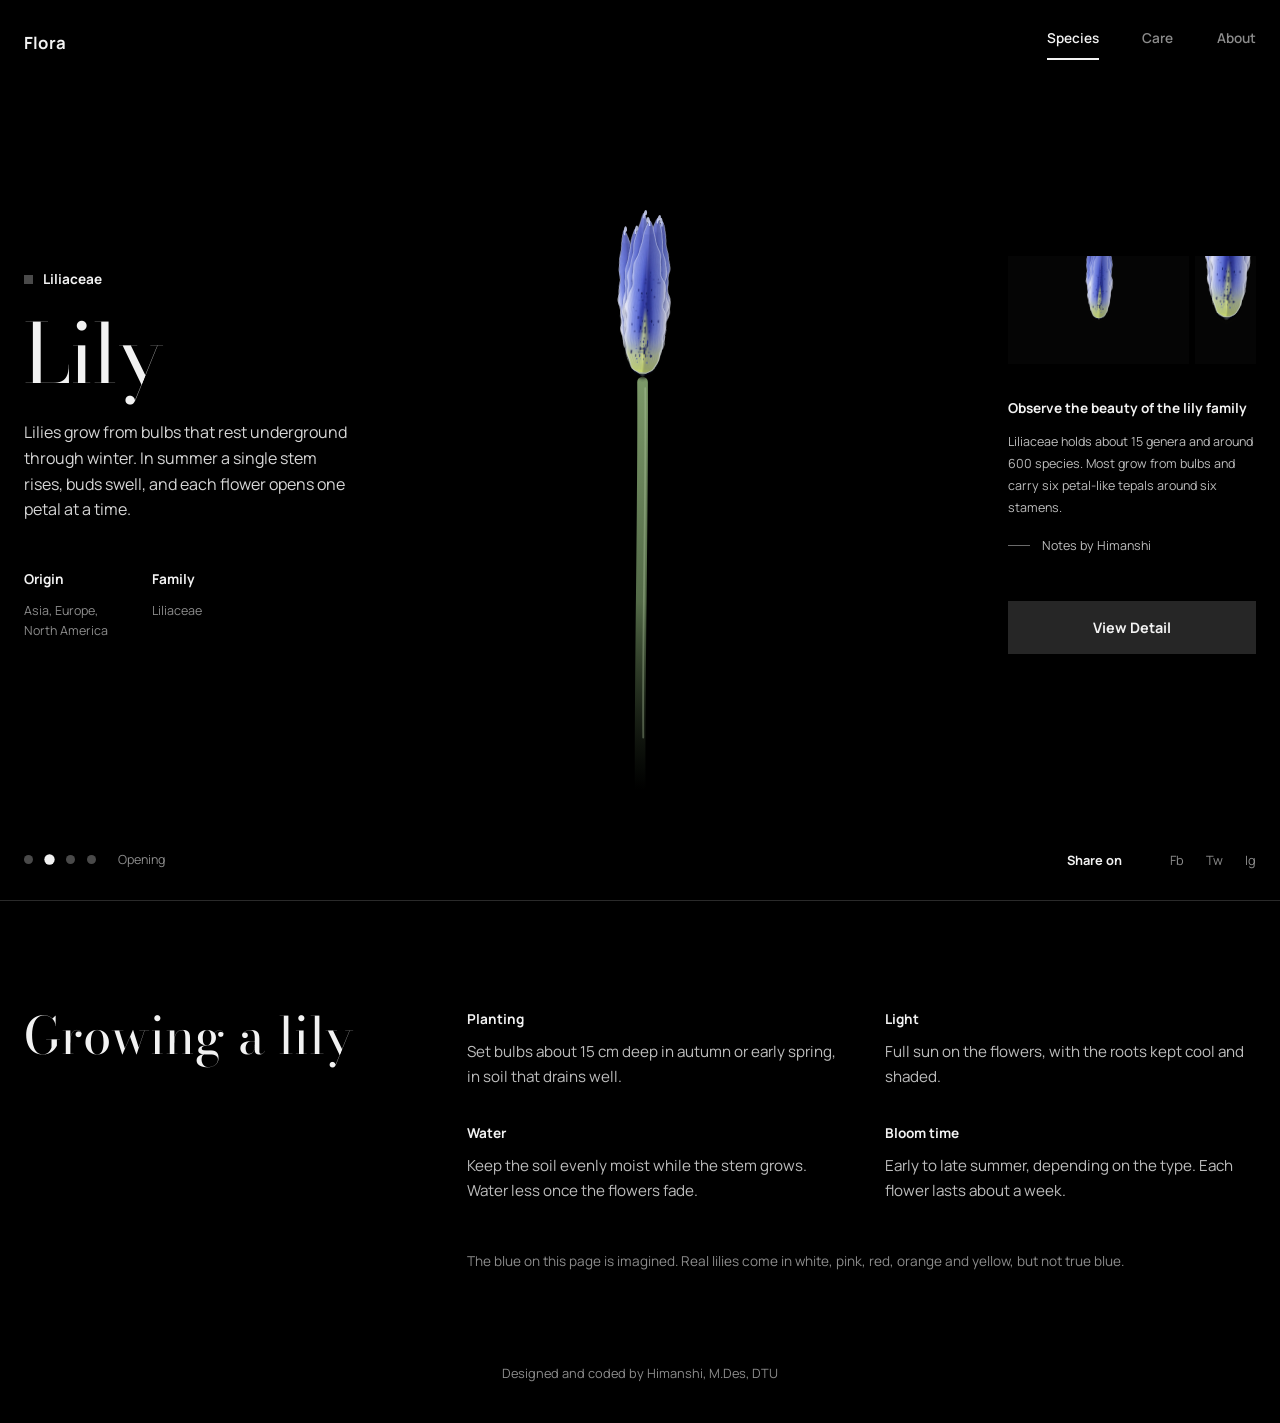
<file: flora/index.html>
<!DOCTYPE html>
<html lang="en">
<head>
  <meta charset="UTF-8" />
  <meta name="viewport" content="width=device-width, initial-scale=1.0, viewport-fit=cover" />
  <title>Flora Blue Lily</title>
  <meta name="description" content="A single blue lily opens on a black page, with notes about the lily family." />
  <link rel="preconnect" href="https://fonts.googleapis.com" />
  <link rel="preconnect" href="https://fonts.gstatic.com" crossorigin />
  <link href="https://fonts.googleapis.com/css2?family=Bodoni+Moda:opsz,wght@6..96,400;6..96,500&family=Manrope:wght@400;500;600;700&display=swap" rel="stylesheet" />
  <style>
    /* Layout: three columns on black (facts | flower | notes), stacked on phones */
    :root {
      --bg: #000000;
      --fg: #F2F2F2;
      --muted: #8C8C8C;
      --line: #2A2A2A;
      --button: #262626;
      --accent: #7C8CF0;          /* the lily's blue */
      --display: "Bodoni Moda", "Didot", "Bodoni 72", Georgia, serif;
      --body: "Manrope", system-ui, -apple-system, "Segoe UI", sans-serif;
      color-scheme: dark;
    }
    * { box-sizing: border-box; margin: 0; padding: 0; }
    html, body { background: var(--bg); color: var(--fg); }
    body {
      font-family: var(--body); font-size: 15px; line-height: 1.6;
      -webkit-font-smoothing: antialiased; overflow-x: hidden;
    }
    a { color: inherit; text-decoration: none; }
    a:focus-visible, button:focus-visible { outline: 1px solid var(--accent); outline-offset: 4px; }

    .page {
      min-height: 100vh; min-height: 100svh;
      display: grid; grid-template-rows: auto 1fr auto;
      padding-block: 28px 30px;
      padding-left: max(24px, env(safe-area-inset-left, 0px));
      padding-right: max(24px, env(safe-area-inset-right, 0px));
      max-width: 1440px; margin: 0 auto;
    }

    /* header */
    header { display: flex; align-items: center; justify-content: space-between; gap: 24px; }
    .logo { font-weight: 700; font-size: 1.05rem; letter-spacing: .01em; }
    nav { display: flex; gap: clamp(20px, 3.4vw, 48px); font-size: .85rem; font-weight: 600; }
    nav a { padding-bottom: 8px; border-bottom: 2px solid transparent; color: var(--muted); transition: color .3s; }
    nav a:hover { color: var(--fg); }
    nav a[aria-current="page"] { color: var(--fg); border-bottom-color: var(--fg); }

    /* main three columns */
    main.hero {
      display: grid; align-items: center;
      grid-template-columns: minmax(220px, 1fr) minmax(320px, 1.55fr) minmax(220px, 1fr);
      gap: clamp(20px, 3vw, 48px);
      padding-block: 24px;
    }
    .facts { max-width: 21rem; }
    .family { display: flex; align-items: center; gap: 10px; font-size: .85rem; font-weight: 700; }
    .family::before { content: ""; width: 9px; height: 9px; background: #4A4A4A; }
    h1 {
      font-family: var(--display); font-weight: 400;
      font-size: clamp(3.4rem, 6.4vw, 5.6rem); line-height: 1; letter-spacing: -.01em;
      margin: 22px 0 26px;
    }
    .facts p.lead { color: #D6D6D6; font-size: 1rem; line-height: 1.6; }
    .meta { display: flex; gap: 44px; margin-top: 46px; }
    .meta dt { font-weight: 700; font-size: .85rem; margin-bottom: 10px; }
    .meta dd { color: var(--muted); font-size: .78rem; line-height: 1.6; }

    .flower { position: relative; height: min(78vh, 760px); min-height: 420px; }
    .flower svg { width: 100%; height: 100%; display: block; overflow: visible; }

    .notes { justify-self: end; width: 100%; max-width: 15.5rem; }
    .thumbs { display: grid; grid-template-columns: 3fr 1fr; gap: 6px; height: 108px; }
    .thumbs svg { width: 100%; height: 100%; display: block; background: #050505; }
    .notes h2 { font-size: .85rem; font-weight: 700; margin: 34px 0 12px; }
    .notes p { color: #BDBDBD; font-size: .78rem; line-height: 1.75; }
    .byline { display: flex; align-items: center; gap: 12px; margin-top: 16px; font-size: .75rem; color: #BDBDBD; }
    .byline::before { content: ""; width: 22px; height: 1px; background: #6A6A6A; }
    .button {
      display: block; width: 100%; margin-top: 44px; padding: 17px 10px;
      background: var(--button); color: var(--fg); border: 0; cursor: pointer;
      font: 700 .9rem var(--body); text-align: center;
      transition: background .3s;
    }
    .button:hover { background: #333; }

    /* footer row */
    .bar { display: flex; align-items: center; justify-content: space-between; gap: 24px; }
    .stages { display: flex; align-items: center; gap: 12px; }
    .stages button {
      width: 9px; height: 9px; border-radius: 50%; border: 0; padding: 0; cursor: pointer;
      background: #4A4A4A; transition: background .3s, transform .3s;
      position: relative;
    }
    .stages button::after { content: ""; position: absolute; inset: -14px; }   /* bigger tap area */
    .stages button[aria-pressed="true"] { background: var(--fg); transform: scale(1.15); }
    .stage-name { color: var(--muted); font-size: .78rem; margin-left: 10px; min-width: 6em; }
    .share { display: flex; align-items: center; gap: clamp(20px, 4vw, 48px); font-size: .8rem; }
    .share b { font-weight: 700; margin-right: auto; }
    .share a { color: var(--muted); }
    .share a:hover { color: var(--fg); }
    .share-row { display: flex; gap: 22px; }

    /* details below the fold */
    .details {
      max-width: 1440px; margin: 0 auto;
      padding-block: 12vh 10vh;
      padding-left: max(24px, env(safe-area-inset-left, 0px));
      padding-right: max(24px, env(safe-area-inset-right, 0px));
      border-top: 1px solid var(--line);
      display: grid; grid-template-columns: minmax(0, 1fr) minmax(0, 2fr); gap: 48px;
    }
    .details h3 { font-family: var(--display); font-weight: 400; font-size: clamp(2.2rem, 4vw, 3.2rem); line-height: 1.05; }
    .care { display: grid; grid-template-columns: repeat(2, minmax(0, 1fr)); gap: 34px 48px; }
    .care dt { font-weight: 700; font-size: .85rem; margin-bottom: 8px; }
    .care dd { color: #BDBDBD; font-size: .95rem; line-height: 1.65; }
    .note { grid-column: 2; color: var(--muted); font-size: .85rem; }
    .made { text-align: center; color: var(--muted); font-size: .8rem; padding: 0 24px 40px; }

    /* phones and small tablets: stack */
    @media (max-width: 900px) {
      main.hero { grid-template-columns: 1fr; gap: 8px; }
      .flower { order: -1; height: 64vh; min-height: 380px; }
      .facts { max-width: none; }
      h1 { margin: 14px 0 18px; }
      .meta { margin-top: 28px; }
      .notes { justify-self: stretch; max-width: none; margin-top: 30px; }
      .thumbs { height: 140px; }
      .bar { margin-top: 30px; flex-wrap: wrap; }
      .details { grid-template-columns: 1fr; padding-block: 60px; }
      .note { grid-column: 1; }
    }
    @media (max-width: 480px) {
      nav { gap: 18px; }
      .care { grid-template-columns: 1fr; }
    }
  </style>
</head>
<body>
  <div class="page" id="top">
    <header>
      <a class="logo" href="#top">Flora</a>
      <nav aria-label="Main">
        <a href="#top" aria-current="page">Species</a>
        <a href="#care">Care</a>
        <a href="#about">About</a>
      </nav>
    </header>

    <main class="hero">
      <section class="facts" aria-labelledby="name">
        <p class="family">Liliaceae</p>
        <h1 id="name">Lily</h1>
        <p class="lead">Lilies grow from bulbs that rest underground through winter. In summer a single stem rises, buds swell, and each flower opens one petal at a time.</p>
        <dl class="meta">
          <div><dt>Origin</dt><dd>Asia, Europe,<br />North America</dd></div>
          <div><dt>Family</dt><dd>Liliaceae</dd></div>
        </dl>
      </section>

      <div class="flower">
        <svg id="lily" viewBox="34 34 332 440" preserveAspectRatio="xMidYMid meet" role="img" aria-label="A blue lily opening on its stem">
          <defs>
            <!-- blue tepal: pale wavy margin, periwinkle, deep blue centre -->
            <linearGradient id="tepalGrad" x1="0" y1="0" x2="1" y2="0">
              <stop offset="0"   stop-color="#F3F5FF" />
              <stop offset=".09" stop-color="#C9D1FA" />
              <stop offset=".2"  stop-color="#8797EE" />
              <stop offset=".38" stop-color="#5566D8" />
              <stop offset=".5"  stop-color="#3B48C0" />
              <stop offset=".62" stop-color="#5566D8" />
              <stop offset=".8"  stop-color="#8797EE" />
              <stop offset=".91" stop-color="#C9D1FA" />
              <stop offset="1"   stop-color="#F3F5FF" />
            </linearGradient>
            <linearGradient id="throatGrad" x1="0" y1="1" x2="0" y2="0">
              <stop offset="0"   stop-color="#CBDD6E" stop-opacity="1" />
              <stop offset=".12" stop-color="#D9E58A" stop-opacity=".75" />
              <stop offset=".3"  stop-color="#B9C2F5" stop-opacity="0" />
            </linearGradient>
            <linearGradient id="tipLight" x1="0" y1="1" x2="0" y2="0">
              <stop offset=".6" stop-color="#FFFFFF" stop-opacity="0" />
              <stop offset="1"  stop-color="#F2F4FF" stop-opacity=".3" />
            </linearGradient>
            <radialGradient id="throatCenter">
              <stop offset="0"   stop-color="#D3E27A" />
              <stop offset=".55" stop-color="#DDE69A" stop-opacity=".7" />
              <stop offset="1"   stop-color="#A9B4F0" stop-opacity="0" />
            </radialGradient>
            <!-- bud: deep blue with green seams, tip and base -->
            <linearGradient id="budSide" x1="0" y1="0" x2="1" y2="0">
              <stop offset="0"   stop-color="#141A4E" />
              <stop offset=".22" stop-color="#2A3592" />
              <stop offset=".42" stop-color="#5A6AD2" />
              <stop offset=".52" stop-color="#8090E4" />
              <stop offset=".7"  stop-color="#3442A6" />
              <stop offset="1"   stop-color="#121848" />
            </linearGradient>
            <linearGradient id="budTip" x1="0" y1="1" x2="0" y2="0">
              <stop offset=".78" stop-color="#A9C66A" stop-opacity="0" />
              <stop offset=".9"  stop-color="#A9C66A" stop-opacity=".75" />
              <stop offset="1"   stop-color="#C3D987" stop-opacity="1" />
            </linearGradient>
            <linearGradient id="budBase" x1="0" y1="1" x2="0" y2="0">
              <stop offset="0"   stop-color="#6E9644" />
              <stop offset=".14" stop-color="#86AA58" stop-opacity=".8" />
              <stop offset=".3"  stop-color="#86AA58" stop-opacity="0" />
            </linearGradient>
            <!-- stem fades into the black, like a studio photo -->
            <linearGradient id="stemGrad" gradientUnits="userSpaceOnUse" x1="0" y1="200" x2="0" y2="474">
              <stop offset="0"   stop-color="#7D9A6A" />
              <stop offset=".55" stop-color="#5D7650" stop-opacity=".9" />
              <stop offset="1"   stop-color="#3C4E33" stop-opacity="0" />
            </linearGradient>
            <linearGradient id="leafGrad" gradientUnits="userSpaceOnUse" x1="0" y1="300" x2="0" y2="560">
              <stop offset="0"  stop-color="#6E8F58" />
              <stop offset=".7" stop-color="#3E5A33" stop-opacity=".6" />
              <stop offset="1"  stop-color="#2A3D22" stop-opacity="0" />
            </linearGradient>
            <linearGradient id="antherGrad" x1="0" y1="0" x2="0" y2="1">
              <stop offset="0"  stop-color="#B0602E" />
              <stop offset=".5" stop-color="#7E3A1C" />
              <stop offset="1"  stop-color="#4E2010" />
            </linearGradient>
            <filter id="pshadow" x="-30%" y="-20%" width="160%" height="140%">
              <feDropShadow dx="0" dy="2" stdDeviation="2.6" flood-color="#000010" flood-opacity=".55" />
            </filter>
            <filter id="soft" x="-50%" y="-10%" width="200%" height="120%">
              <feGaussianBlur stdDeviation="2.2" />
            </filter>
          </defs>

          <g id="plant">
            <path id="stem" fill="none" stroke="url(#stemGrad)" stroke-width="7" stroke-linecap="round" d="M200,206 C201,290 199,400 200,474" />
            <path fill="none" stroke="#B8CDA6" stroke-width="1.2" stroke-linecap="round" opacity=".35" d="M201.8,210 C202.8,290 200.8,380 201.8,440" />
            <g id="head">
              <g id="bud"></g>
              <g id="petals"></g>
              <circle id="throat" cx="200" cy="200" r="26" fill="url(#throatCenter)" />
              <g id="stamens"></g>
            </g>
          </g>
        </svg>
      </div>

      <aside class="notes" aria-label="Notes">
        <div class="thumbs" aria-hidden="true">
          <!-- live close-ups of the same flower -->
          <svg viewBox="70 120 260 140" preserveAspectRatio="xMidYMid slice"><use href="#head" /></svg>
          <svg viewBox="176 150 46 90" preserveAspectRatio="xMidYMid slice"><use href="#head" /></svg>
        </div>
        <h2>Observe the beauty of the lily family</h2>
        <p>Liliaceae holds about 15 genera and around 600 species. Most grow from bulbs and carry six petal-like tepals around six stamens.</p>
        <p class="byline">Notes by Himanshi</p>
        <a class="button" href="#care">View Detail</a>
      </aside>
    </main>

    <div class="bar">
      <div class="stages" role="group" aria-label="Bloom stage">
        <button type="button" data-stage="bud" aria-pressed="false" aria-label="Bud"></button>
        <button type="button" data-stage="opening" aria-pressed="false" aria-label="Opening"></button>
        <button type="button" data-stage="bloom" aria-pressed="false" aria-label="Bloom"></button>
        <button type="button" data-stage="full" aria-pressed="false" aria-label="Full bloom"></button>
        <span class="stage-name" aria-live="polite"></span>
      </div>
      <div class="share">
        <b>Share on</b>
        <span class="share-row"><a href="https://www.facebook.com/">Fb</a><a href="https://x.com/">Tw</a><a href="https://www.instagram.com/">Ig</a></span>
      </div>
    </div>
  </div>

  <section class="details" id="care" aria-labelledby="care-title">
    <h3 id="care-title">Growing a lily</h3>
    <dl class="care">
      <div><dt>Planting</dt><dd>Set bulbs about 15 cm deep in autumn or early spring, in soil that drains well.</dd></div>
      <div><dt>Light</dt><dd>Full sun on the flowers, with the roots kept cool and shaded.</dd></div>
      <div><dt>Water</dt><dd>Keep the soil evenly moist while the stem grows. Water less once the flowers fade.</dd></div>
      <div><dt>Bloom time</dt><dd>Early to late summer, depending on the type. Each flower lasts about a week.</dd></div>
    </dl>
    <p class="note">The blue on this page is imagined. Real lilies come in white, pink, red, orange and yellow, but not true blue.</p>
  </section>

  <p class="made" id="about">Designed and coded by Himanshi, M.Des, DTU</p>

  <script src="https://cdnjs.cloudflare.com/ajax/libs/gsap/3.12.5/gsap.min.js"></script>
  <script>
  (function () {
    "use strict";
    var NS = "http://www.w3.org/2000/svg";
    var svg = document.getElementById("lily");
    var CX = 200, CY = 200;

    var seed = 23;
    function rnd(a, b) { seed = (seed * 16807) % 2147483647; return a + ((seed - 1) / 2147483646) * (b - a); }
    function el(tag, attrs, parent) {
      var n = document.createElementNS(NS, tag);
      for (var k in attrs) n.setAttribute(k, attrs[k]);
      if (parent) parent.appendChild(n);
      return n;
    }
    function f(n) { return Math.round(n * 10) / 10; }
    function $(id) { return document.getElementById(id); }
    function clamp01(x) { return x < 0 ? 0 : x > 1 ? 1 : x; }

    /* ---------- shape helpers ---------- */
    function smoothPath(pts, close) {
      var d = "M" + f(pts[0][0]) + "," + f(pts[0][1]);
      for (var i = 0; i < pts.length - 1; i++) {
        var p0 = pts[i - 1] || pts[i], p1 = pts[i], p2 = pts[i + 1], p3 = pts[i + 2] || p2;
        d += " C" + f(p1[0] + (p2[0] - p0[0]) / 6) + "," + f(p1[1] + (p2[1] - p0[1]) / 6) +
             " " + f(p2[0] - (p3[0] - p1[0]) / 6) + "," + f(p2[1] - (p3[1] - p1[1]) / 6) +
             " " + f(p2[0]) + "," + f(p2[1]);
      }
      return d + (close ? "Z" : "");
    }
    function blade(bx, by, L, bend, widthFn, N) {
      N = N || 36;
      var axis = [], left = [], right = [];
      for (var i = 0; i <= N; i++) {
        var t = i / N, ax = bx + bend * L * t * t, ay = by - L * t;
        var tx = 2 * bend * L * t, ty = -L, len = Math.sqrt(tx * tx + ty * ty);
        var nx = -ty / len, ny = tx / len, w = widthFn(t);
        axis.push([ax, ay, nx, ny, w[0], w[1]]);
        left.push([ax - nx * w[0], ay - ny * w[0]]);
        right.push([ax + nx * w[1], ay + ny * w[1]]);
      }
      return { axis: axis, left: left, right: right, N: N };
    }
    function bladeLine(b, frac, t0, t1) {
      var pts = [];
      for (var i = Math.round(t0 * b.N); i <= Math.round(t1 * b.N); i++) {
        var a = b.axis[i], w = frac < 0 ? a[4] : a[5];
        pts.push([a[0] + a[2] * w * frac, a[1] + a[3] * w * frac]);
      }
      return smoothPath(pts, false);
    }
    function outline(b) { return smoothPath(b.left.concat(b.right.slice().reverse().slice(1)), true); }

    /* ---------- surface grain ---------- */
    (function () {
      var c = document.createElement("canvas"); c.width = c.height = 128;
      var x = c.getContext("2d"), img = x.createImageData(128, 128), d = img.data;
      for (var i = 0; i < d.length; i += 4) {
        var v = Math.random(), light = v > .82;
        d[i] = d[i + 1] = d[i + 2] = light ? 255 : 0;
        d[i + 3] = light ? (v - .82) * 240 : Math.pow(Math.random(), 2.2) * 70;
      }
      x.putImageData(img, 0, 0);
      var pat = el("pattern", { id: "grain", patternUnits: "userSpaceOnUse", width: 40, height: 40 }, svg.querySelector("defs"));
      el("image", { href: c.toDataURL(), width: 40, height: 40, preserveAspectRatio: "none" }, pat);
    })();
    function grain(parent, d, op) { el("path", { d: d, fill: "url(#grain)", opacity: op || ".5" }, parent); }

    /* ---------- bud ---------- */
    (function () {
      var parent = $("bud");
      var b = blade(CX, CY + 6, 104, 0, function (t) {
        var w = 16 * Math.pow(Math.sin(Math.PI * Math.pow(t, .78)), .66) * (1 - .1 * t);
        return [w, w];
      }, 30);
      var d = outline(b);
      el("path", { d: d, fill: "url(#budSide)" }, parent);
      el("path", { d: d, fill: "url(#budTip)" }, parent);
      el("path", { d: d, fill: "url(#budBase)" }, parent);
      var r = el("g", { fill: "none", "stroke-linecap": "round" }, parent);
      el("path", { d: bladeLine(b, -.42, .05, .97), stroke: "#B5CF86", "stroke-width": "1", opacity: ".6" }, r);
      el("path", { d: bladeLine(b, .4, .05, .97), stroke: "#B5CF86", "stroke-width": "1", opacity: ".6" }, r);
      el("path", { d: bladeLine(b, -.22, .12, .85), stroke: "#FFFFFF", "stroke-width": "1.4", opacity: ".3" }, r);
      grain(parent, d, ".5");
    })();

    /* ---------- one tepal ---------- */
    function tepal(parent, L, W, bend, ruf, spots) {
      var phL = rnd(0, 6.28), phR = rnd(0, 6.28), frL = rnd(3.4, 4.6), frR = rnd(3.4, 4.6);
      function profile(t, ph, fr) {
        var base = .16 * (1 - t) + .84 * Math.pow(Math.sin(Math.PI * Math.pow(t, .66)), .72);
        var wave = 1 + ruf * Math.sin(6.283 * fr * t + ph) * clamp01((t - .15) / .3) + .03 * Math.sin(6.283 * 10 * t + ph * 2);
        return W / 2 * base * wave;
      }
      var b = blade(CX, CY, L, bend, function (t) { return [profile(t, phL, frL), profile(t, phR, frR)]; }, 44);
      var shape = outline(b);
      var g = el("g", null, parent);
      var body = el("g", { filter: "url(#pshadow)" }, g);
      el("path", { d: shape, fill: "url(#tepalGrad)" }, body);
      var stripe = blade(CX, CY, L * .82, bend, function (t) { var w = W * .16 * Math.pow(Math.sin(Math.PI * Math.pow(t, .6)), .9); return [w, w]; }, 24);
      el("path", { d: outline(stripe), fill: "#1C2486", opacity: ".5", filter: "url(#soft)" }, body);
      var groove = blade(CX, CY, L * .42, bend, function (t) { var w = W * .09 * Math.sin(Math.PI * Math.pow(t, .7)); return [w, w]; }, 16);
      el("path", { d: outline(groove), fill: "#D3E27A", opacity: ".8", filter: "url(#soft)" }, body);
      el("path", { d: shape, fill: "url(#throatGrad)" }, body);
      el("path", { d: shape, fill: "url(#tipLight)" }, body);
      // fold along the middle: one half in shade
      var axisPts = b.axis.map(function (a) { return [a[0], a[1]]; });
      el("path", { d: smoothPath(b.right.concat(axisPts.slice().reverse()), true), fill: "#05082E", opacity: ".2" }, body);
      el("path", { d: bladeLine(b, -.06, .06, .8), fill: "none", stroke: "#E6EAFF", "stroke-width": "2.2", opacity: ".2", filter: "url(#soft)" }, body);
      var veins = el("g", { fill: "none", stroke: "#26309A", "stroke-width": ".35", "stroke-linecap": "round", opacity: ".32" }, body);
      [-.86, -.72, -.58, -.44, -.3, -.16, .16, .3, .44, .58, .72, .86].forEach(function (fr) { el("path", { d: bladeLine(b, fr, .03, .9) }, veins); });
      // dark spots and small bumps
      var dots = el("g", null, body);
      for (var i = 0; i < spots; i++) {
        var t = .1 + .55 * Math.pow(rnd(0, 1), 1.2), ai = b.axis[Math.round(t * 44)];
        var r0 = rnd(-1, 1), lat = r0 * Math.abs(r0) * .74, w = lat < 0 ? ai[4] : ai[5];
        var rr = rnd(.6, t < .3 ? 2.1 : 1.5);
        el("ellipse", { cx: f(ai[0] + ai[2] * w * lat), cy: f(ai[1] + ai[3] * w * lat), rx: f(rr * .8), ry: f(rr * 1.2),
          fill: rnd(0, 1) > .35 ? "#0E1355" : "#1E287E", opacity: f(rnd(.6, .95)) }, dots);
      }
      for (var k = 0; k < 26; k++) {
        var pt = rnd(.05, .24), ap = b.axis[Math.round(pt * 44)], pl = rnd(-.5, .5), pw = pl < 0 ? ap[4] : ap[5];
        el("circle", { cx: f(ap[0] + ap[2] * pw * pl), cy: f(ap[1] + ap[3] * pw * pl), r: f(rnd(.4, .9)), fill: "#3445B6", opacity: ".7" }, dots);
      }
      grain(body, shape, ".5");
      el("path", { d: shape, fill: "none", stroke: "#F1F3FF", "stroke-width": ".7", opacity: ".65", "stroke-linejoin": "round" }, g);
      // tip curling back
      var tip = b.axis[44], prev = b.axis[40], s = bend >= 0 ? 1 : -1;
      var ux = tip[0] - prev[0], uy = tip[1] - prev[1], ul = Math.sqrt(ux * ux + uy * uy); ux /= ul; uy /= ul;
      var vx = -uy * s, vy = ux * s;
      function P(a, c) { return f(tip[0] + ux * a + vx * c) + "," + f(tip[1] + uy * a + vy * c); }
      el("path", { d: "M" + P(-5, -1.5) + " C" + P(2, -1.5) + " " + P(5.5, 3) + " " + P(3, 6) +
        " C" + P(1, 7.5) + " " + P(-2, 6) + " " + P(-1.5, 3.5) + " C" + P(-1.5, 2) + " " + P(-3, 1) + " " + P(-5, 1.5) + "Z",
        fill: "#D2D9FB", opacity: ".85" }, g);
      return g;
    }

    var ORDER = [30, -30, 90, -90, 150, -150];        // opening order
    var petals = [];
    [-150, 150, -90, 90, -30, 30].forEach(function (a, i) {
      var inner = (i % 2 === 1);
      var angle = a + rnd(-7, 7);
      var g = tepal($("petals"), (inner ? 146 : 152) + rnd(-9, 9), (inner ? 86 : 72) + rnd(-6, 6), rnd(-.06, .06), inner ? .1 : .07, Math.round(rnd(60, 80)));
      g.setAttribute("transform", "rotate(" + f(angle) + " " + CX + " " + CY + ")");
      g._angle = angle;
      petals[ORDER.indexOf(a)] = g;
    });

    /* ---------- stamens ---------- */
    var filaments = [], anthers = [];
    [-128, -72, -16, 42, 98, 152].forEach(function (a) {
      var len = 86 + rnd(-6, 10), rad = a * Math.PI / 180;
      var ex = CX + len * Math.sin(rad), ey = CY - len * Math.cos(rad), bend = rnd(-12, 12);
      var mx = CX + len * .5 * Math.sin(rad) + bend * Math.cos(rad), my = CY - len * .5 * Math.cos(rad) + bend * Math.sin(rad);
      var d = "M" + CX + "," + CY + " Q" + f(mx) + "," + f(my) + " " + f(ex) + "," + f(ey);
      filaments.push(el("path", { d: d, fill: "none", stroke: "#D3E08E", "stroke-width": "2", "stroke-linecap": "round" }, $("stamens")));
      var ag = el("g", { transform: "translate(" + f(ex) + "," + f(ey) + ") rotate(" + f(a + 90 + rnd(-18, 18)) + ")" }, $("stamens"));
      el("ellipse", { cx: 0, cy: 0, rx: 11, ry: 3.4, fill: "url(#antherGrad)", stroke: "#3A160A", "stroke-width": ".6" }, ag);
      for (var q = 0; q < 5; q++) el("circle", { cx: f(rnd(-8, 8)), cy: f(rnd(-2, 2)), r: ".55", fill: "#E8B04A", opacity: ".85" }, ag);
      anthers.push(ag);
    });
    var pistil = el("path", { d: "M" + CX + "," + CY + " Q" + (CX + 8) + "," + (CY - 56) + " " + (CX + 16) + "," + (CY - 104),
      fill: "none", stroke: "#C5D777", "stroke-width": "3.2", "stroke-linecap": "round" }, $("stamens"));
    var stigma = el("g", { transform: "translate(" + (CX + 16) + "," + (CY - 107) + ")" }, $("stamens"));
    [[-2.8, .5], [2.8, .5], [0, -3.1]].forEach(function (p) {
      el("circle", { cx: p[0], cy: p[1], r: 3.6, fill: "#B9CC66", stroke: "#7E9238", "stroke-width": ".6" }, stigma);
    });

    /* ---------- stage dots ---------- */
    var dots = Array.prototype.slice.call(document.querySelectorAll(".stages button"));
    var nameEl = document.querySelector(".stage-name");
    var NAMES = { bud: "Bud", opening: "Opening", bloom: "Bloom", full: "Full bloom" };
    function mark(stage) {
      dots.forEach(function (b) { b.setAttribute("aria-pressed", b.dataset.stage === stage ? "true" : "false"); });
      nameEl.textContent = NAMES[stage];
    }

    var reduce = window.matchMedia && window.matchMedia("(prefers-reduced-motion: reduce)").matches;
    if (!window.gsap) { $("bud").setAttribute("opacity", "0"); mark("full"); dots.forEach(function (b) { b.disabled = true; }); return; }

    /* ---------- the bloom ---------- */
    function prepDraw(p) { var l = p.getTotalLength(); gsap.set(p, { strokeDasharray: l + " " + (l + 20), strokeDashoffset: l + 10 }); }
    filaments.forEach(prepDraw); prepDraw(pistil);
    gsap.set("#bud", { svgOrigin: CX + " " + (CY + 6), scale: .6 });
    gsap.set(["#throat", stigma], { opacity: 0 });
    gsap.set(anthers, { scale: 0, opacity: 0, transformOrigin: "50% 50%" });
    petals.forEach(function (p) {
      gsap.set(p, { svgOrigin: CX + " " + CY, rotation: p._angle * .05, scaleX: .3, scaleY: .66, opacity: 0 });
    });

    var tl = gsap.timeline({ paused: true, defaults: { ease: "sine.inOut" } });
    tl.addLabel("bud", 0)
      .to("#bud", { scale: 1, duration: 1.6 }, 0)
      .addLabel("opening", 1.7)
      .to(petals, { opacity: 1, duration: .3 }, 1.6)
      .to("#bud", { opacity: 0, duration: .5 }, 1.75);
    petals.forEach(function (p, i) {
      tl.to(p, { svgOrigin: CX + " " + CY, rotation: p._angle, scaleX: 1, scaleY: 1, duration: 1.5, ease: "power2.inOut" }, 1.9 + i * .42);
    });
    tl.to("#throat", { opacity: 1, duration: 1 }, 2.4)
      .addLabel("bloom", 4.6)
      .to(filaments.concat(pistil), { strokeDashoffset: 0, duration: 1, stagger: .06 }, 4.6)
      .to(anthers, { scale: 1, opacity: 1, duration: .6, stagger: .07 }, 5.1)
      .to(stigma, { opacity: 1, duration: .4 }, 5.4)
      .to({}, { duration: .2 }, 6.0)
      .addLabel("full", 6.2);

    tl.eventCallback("onUpdate", function () {
      var t = tl.time();
      mark(t < 1.7 ? "bud" : t < 4.6 ? "opening" : t < 6.2 ? "bloom" : "full");
    });

    // slow, living movement once it is open (like the reference)
    var idle = gsap.timeline({ repeat: -1, yoyo: true, paused: true })
      .to("#head", { svgOrigin: CX + " " + CY, rotation: 4, scale: 1.015, duration: 6, ease: "sine.inOut" });
    var sway = gsap.timeline({ repeat: -1, yoyo: true, paused: true })
      .to("#plant", { svgOrigin: "200 474", rotation: .8, duration: 5, ease: "sine.inOut" });

    if (reduce) {
      tl.progress(1); mark("full");
    } else {
      tl.play();
      sway.play();
      tl.eventCallback("onComplete", function () { idle.play(); });
    }

    // dots move the flower to that stage
    dots.forEach(function (b) {
      b.addEventListener("click", function () {
        var stage = b.dataset.stage;
        idle.pause();
        gsap.to("#head", { rotation: 0, scale: 1, duration: .6, svgOrigin: CX + " " + CY });
        if (reduce) { tl.seek(stage); mark(stage); return; }
        tl.tweenTo(stage, { duration: Math.min(2.4, Math.abs(tl.labels[stage] - tl.time()) * .6 + .4), ease: "sine.inOut",
          onComplete: function () { if (stage === "full") idle.play(); } });
      });
    });
  })();
  </script>
</body>
</html>
</file>
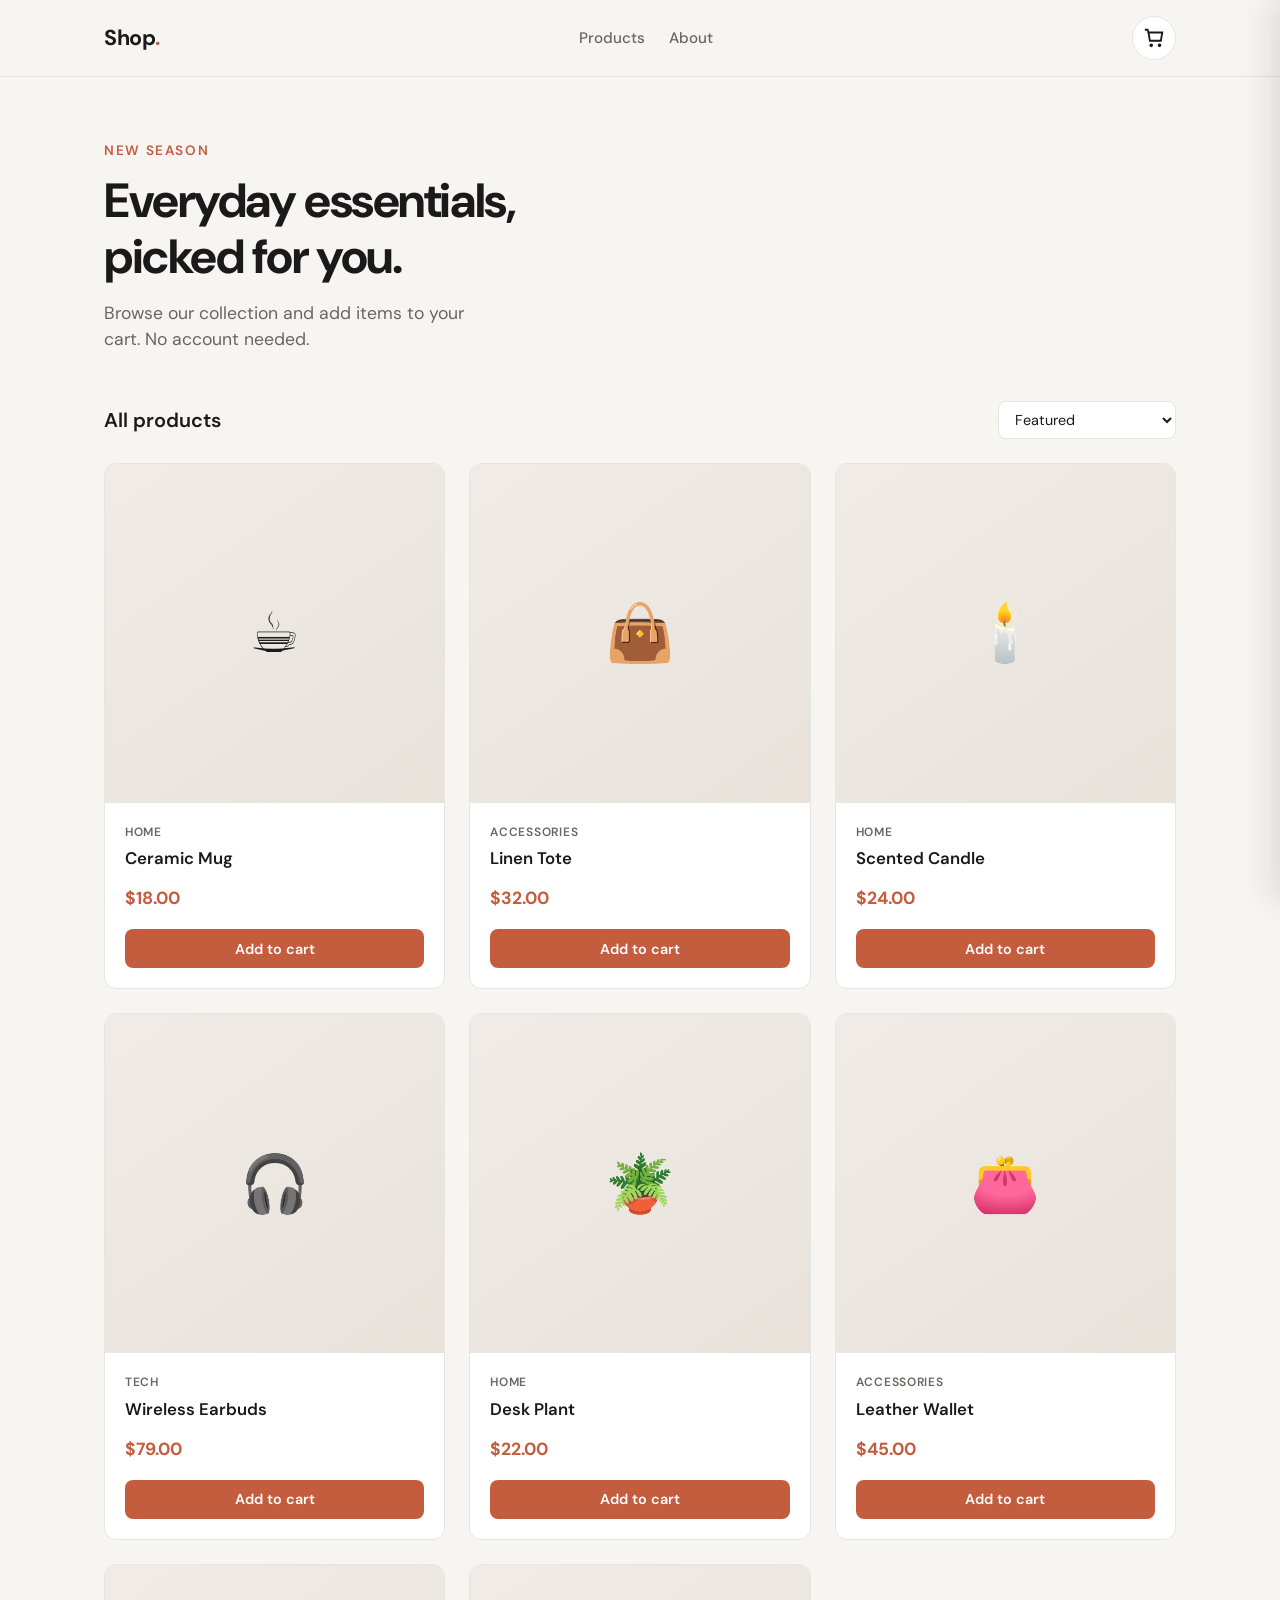
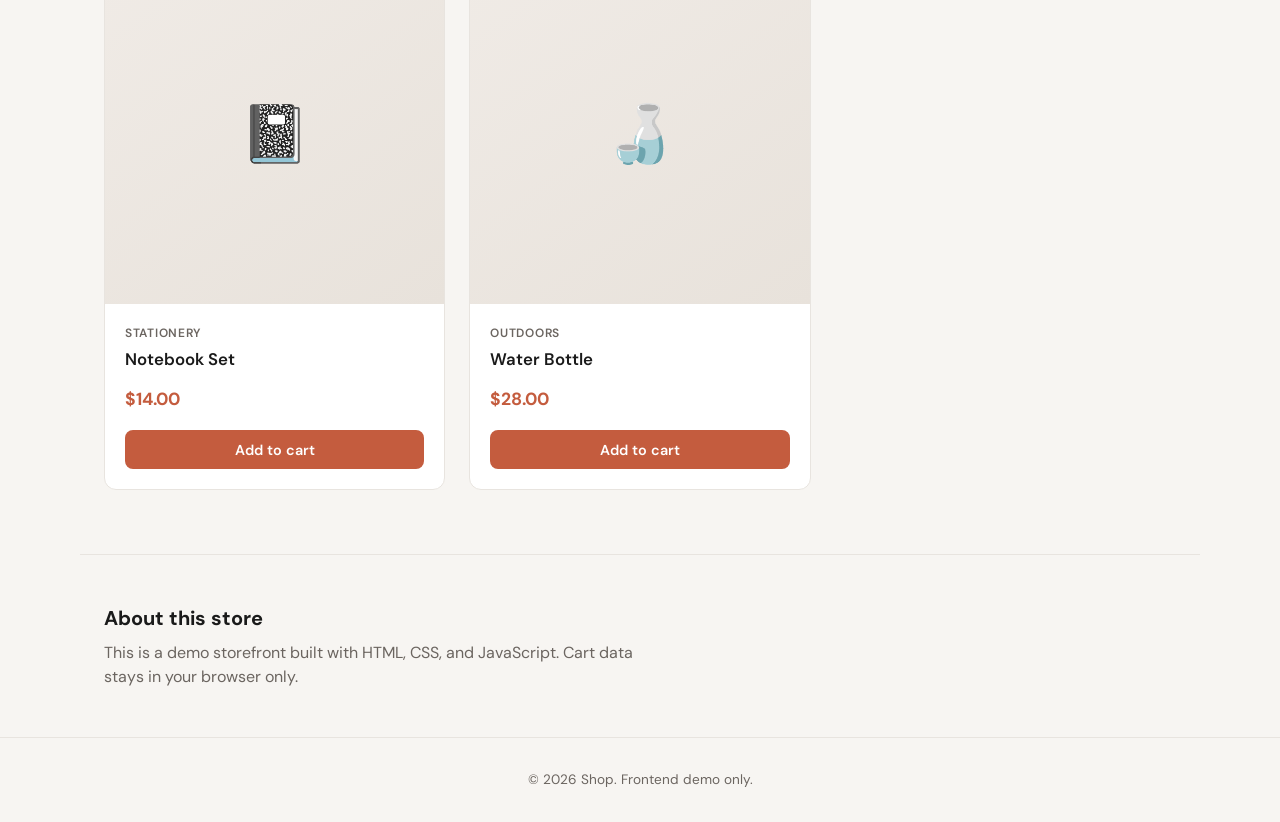
<file: Proj/index.html>
<!DOCTYPE html>
<html lang="en">
<head>
  <meta charset="UTF-8" />
  <meta name="viewport" content="width=device-width, initial-scale=1.0" />
  <title>Shop — Basic Store</title>
  <link rel="preconnect" href="https://fonts.googleapis.com" />
  <link rel="preconnect" href="https://fonts.gstatic.com" crossorigin />
  <link href="https://fonts.googleapis.com/css2?family=DM+Sans:ital,opsz,wght@0,9..40,400;0,9..40,500;0,9..40,600;0,9..40,700;1,9..40,400&display=swap" rel="stylesheet" />
  <link rel="stylesheet" href="styles.css" />
</head>
<body>
  <header class="header">
    <div class="header__inner">
      <a href="#" class="logo">Shop<span>.</span></a>
      <nav class="nav">
        <a href="#products">Products</a>
        <a href="#about">About</a>
      </nav>
      <button type="button" class="cart-btn" id="cartToggle" aria-label="Open cart">
        <svg width="22" height="22" viewBox="0 0 24 24" fill="none" stroke="currentColor" stroke-width="2" aria-hidden="true">
          <path d="M6 6h15l-1.5 9h-12z" />
          <circle cx="9" cy="20" r="1" />
          <circle cx="18" cy="20" r="1" />
          <path d="M6 6L5 3H2" />
        </svg>
        <span class="cart-btn__count" id="cartCount">0</span>
      </button>
    </div>
  </header>

  <main>
    <section class="hero">
      <p class="hero__eyebrow">New season</p>
      <h1>Everyday essentials,<br />picked for you.</h1>
      <p class="hero__sub">Browse our collection and add items to your cart. No account needed.</p>
    </section>

    <section class="products" id="products">
      <div class="products__header">
        <h2>All products</h2>
        <label class="sort">
          <span class="visually-hidden">Sort by</span>
          <select id="sortSelect">
            <option value="default">Featured</option>
            <option value="price-asc">Price: low to high</option>
            <option value="price-desc">Price: high to low</option>
            <option value="name">Name A–Z</option>
          </select>
        </label>
      </div>
      <div class="product-grid" id="productGrid" aria-live="polite"></div>
    </section>

    <section class="about" id="about">
      <h2>About this store</h2>
      <p>This is a demo storefront built with HTML, CSS, and JavaScript. Cart data stays in your browser only.</p>
    </section>
  </main>

  <aside class="cart-drawer" id="cartDrawer" aria-hidden="true">
    <div class="cart-drawer__panel" role="dialog" aria-labelledby="cartTitle">
      <div class="cart-drawer__head">
        <h2 id="cartTitle">Your cart</h2>
        <button type="button" class="cart-drawer__close" id="cartClose" aria-label="Close cart">&times;</button>
      </div>
      <ul class="cart-list" id="cartList"></ul>
      <p class="cart-empty" id="cartEmpty">Your cart is empty.</p>
      <footer class="cart-drawer__foot">
        <div class="cart-total">
          <span>Subtotal</span>
          <strong id="cartSubtotal">$0.00</strong>
        </div>
        <button type="button" class="btn btn--primary btn--block" id="checkoutBtn" disabled>Checkout</button>
        <button type="button" class="btn btn--ghost btn--block" id="clearCartBtn">Clear cart</button>
      </footer>
    </div>
  </aside>
  <div class="overlay" id="overlay"></div>

  <footer class="footer">
    <p>&copy; 2026 Shop. Frontend demo only.</p>
  </footer>

  <script src="app.js"></script>
</body>
</html>
</file>
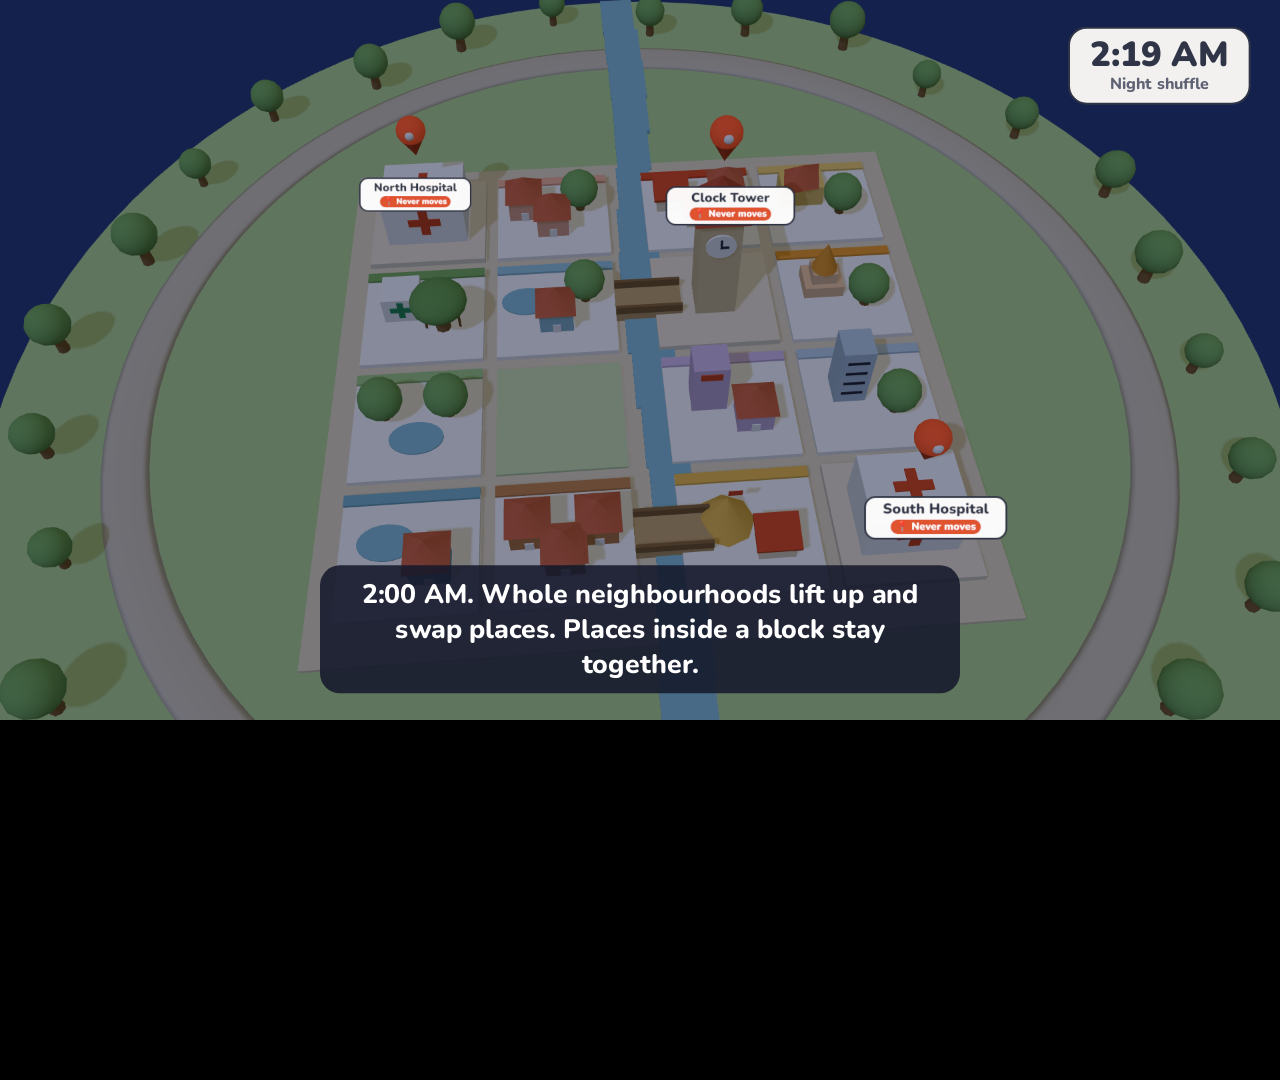
<file: video/buddy-video-3d.html>
<!doctype html>
<html lang="en">
<head>
<meta charset="utf-8">
<title>City Shuffle 3D Film</title>
<link rel="stylesheet" href="https://fonts.googleapis.com/css2?family=Nunito:wght@600;800;900&display=swap">
<style>
  html,body{margin:0;height:100%;background:#000;overflow:hidden;font-family:"Nunito","Segoe UI",system-ui,sans-serif}
  #stage{position:relative;width:1920px;height:1080px;transform-origin:0 0;overflow:hidden}
  canvas{display:block}
  .ov{position:absolute;pointer-events:none}
  #caption{left:50%;bottom:40px;transform:translateX(-50%);max-width:1500px;background:rgba(20,24,42,.86);color:#fff;font-size:40px;font-weight:800;
    padding:18px 40px;border-radius:30px;text-align:center;line-height:1.3}
  #title{left:0;right:0;top:70px;text-align:center;color:#2F3447}
  #title h1{margin:0;font-size:120px;font-weight:900;letter-spacing:-1px;text-shadow:0 4px 0 rgba(255,255,255,.7)}
  #title p{margin:6px 0 0;font-size:40px;font-weight:800}
  #clock{right:44px;top:40px;background:rgba(255,253,248,.95);border:3px solid #2F3447;border-radius:28px;padding:12px 30px;text-align:center;color:#2F3447}
  #clock b{display:block;font-size:52px;font-weight:900;line-height:1.05}
  #clock span{font-size:24px;font-weight:800;color:#5E6274}
  #legend{left:44px;top:40px;background:rgba(255,253,248,.95);border:3px solid #2F3447;border-radius:26px;padding:16px 24px;color:#2F3447;font-size:28px;font-weight:800;display:flex;flex-direction:column;gap:10px}
  #legend i{display:inline-block;width:52px;height:32px;border-radius:9px;border:3px solid #2F3447;vertical-align:middle;margin-right:14px}
  #say{left:44px;top:300px;width:470px;background:#fff;border:4px solid #2F3447;border-radius:30px;padding:24px 28px;color:#2F3447;font-size:36px;font-weight:800;line-height:1.3}
  #say small{display:block;color:#E0532F;font-size:28px;font-weight:900;margin-bottom:8px}
  #heading{left:0;right:0;top:70px;text-align:center;color:#2F3447;font-size:62px;font-weight:900}
  #labels{inset:0}
  .lbl{position:absolute;top:850px;width:440px;margin-left:-220px;text-align:center;color:#2F3447}
  .lbl b{display:block;font-size:44px;font-weight:900}
  .lbl span{display:block;font-size:28px;font-weight:800;color:#5E6274}
  #fade{inset:0;background:#FBF6EC}
  #end{inset:0;display:flex;flex-direction:column;align-items:center;justify-content:flex-end;padding-bottom:180px;color:#fff;text-align:center}
  #end h1{margin:0;font-size:124px;font-weight:900}
  #end p{margin:8px 0;font-size:40px;font-weight:800;color:#F2C25B}
  #end small{font-size:28px;font-weight:800;opacity:.7}
</style>
</head>
<body>
<div id="stage">
  <div class="ov" id="title"><h1>City Shuffle</h1><p>A city that moves every night, and a buddy that moves with you</p></div>
  <div class="ov" id="legend">
    <div><i style="background:#FFFDF8"></i>I'm sure</div>
    <div><i style="background:repeating-linear-gradient(135deg,#F2C25B 0 7px,#FFFDF8 7px 14px);border-color:#9C6F12"></i>I think so</div>
    <div><i style="background:#DFE0E6;border-style:dotted;border-color:#7C8091"></i>I don't know yet</div>
  </div>
  <div class="ov" id="clock"><b id="clockT">2:00 AM</b><span id="clockL">Night shuffle</span></div>
  <div class="ov" id="say"><small>Lumi says</small><span id="sayT"></span></div>
  <div class="ov" id="heading"></div>
  <div class="ov" id="labels"></div>
  <div class="ov" id="fade"></div>
  <div class="ov" id="end"><h1>City Shuffle</h1><p>A buddy that knows when it is sure, and says so when it is not.</p><small>Cvent BeyondPixels</small></div>
  <div class="ov" id="caption"></div>
</div>
<script src="three.min.js"></script>
<script>
/* City Shuffle: 3D buddy concept film (76 s).
   Open this file in a browser to watch it live. The video renderer calls renderAt(seconds) frame by frame. */
const DURATION = 76, W = 1920, H = 1080;
const CAPTIONS = [
  [0.8, 6, 'Every night from 2 to 4 AM, our city rearranges itself.'],
  [6, 11, "Let's zoom in."],
  [11, 17.5, '2:00 AM. Whole neighbourhoods lift up and swap places. Places inside a block stay together.'],
  [17.5, 21, 'Anchors never move: the hospitals, the river and the old clock tower.'],
  [21, 28, "4:00 AM. The city's AI learns the new map block by block, from street sensors."],
  [28, 35, 'Every person gets a floating buddy. It is linked to the city AI.'],
  [35, 47, 'Kamala, 75, needs her pharmacy. Her buddy Lumi guides her by landmarks.'],
  [47.5, 55, "Lumi's shape shows how sure the AI is."],
  [55.5, 62, 'One city AI, with a buddy shaped for each person.'],
  [62.5, 72, 'Today it lives in your phone. Tomorrow you may build your own.'],
];

/* ---------- helpers ---------- */
const clamp = (v, a = 0, b = 1) => Math.max(a, Math.min(b, v));
const lerp = (a, b, k) => a + (b - a) * k;
const seg = (t, a, b) => clamp((t - a) / (b - a));
const ease = k => k < .5 ? 4 * k * k * k : 1 - Math.pow(-2 * k + 2, 3) / 2;
const out = k => 1 - Math.pow(1 - k, 3);
const back = k => { const c = 1.7; return 1 + (c + 1) * Math.pow(k - 1, 3) + c * Math.pow(k - 1, 2); };
function fmt(m) { m = Math.round(m); const h = Math.floor(m / 60), mm = String(m % 60).padStart(2, '0'); return `${h % 12 || 12}:${mm} ${h < 12 ? 'AM' : 'PM'}`; }
const $ = id => document.getElementById(id);

/* ---------- three setup ---------- */
const renderer = new THREE.WebGLRenderer({ antialias: true, preserveDrawingBuffer: true });
renderer.setPixelRatio(1); renderer.setSize(W, H);
renderer.shadowMap.enabled = true; renderer.shadowMap.type = THREE.PCFSoftShadowMap;
renderer.outputColorSpace = THREE.SRGBColorSpace;
$('stage').prepend(renderer.domElement);
const scene = new THREE.Scene();
const camera = new THREE.PerspectiveCamera(38, W / H, .1, 400);
const hemi = new THREE.HemisphereLight(0xffffff, 0x8899aa, 1.1); scene.add(hemi);
const sun = new THREE.DirectionalLight(0xffffff, 1.9); sun.position.set(-8, 16, 10); sun.castShadow = true;
sun.shadow.mapSize.set(2048, 2048); Object.assign(sun.shadow.camera, { left: -12, right: 12, top: 12, bottom: -12, near: 1, far: 50 }); sun.shadow.bias = -0.0008;
scene.add(sun);
const M = (color, o = {}) => new THREE.MeshStandardMaterial({ color, roughness: .85, metalness: 0, ...o });
const INK = M(0x2F3447);
function mesh(geo, mat, x = 0, y = 0, z = 0, parent) { const m = new THREE.Mesh(geo, mat); m.position.set(x, y, z); m.castShadow = true; m.receiveShadow = true; if (parent) parent.add(m); return m; }
function canvasTex(w, h, draw) { const c = document.createElement('canvas'); c.width = w; c.height = h; const g = c.getContext('2d'); draw(g, w, h); const t = new THREE.CanvasTexture(c); t.colorSpace = THREE.SRGBColorSpace; t.anisotropy = 4; return t; }
function rrect(g, x, y, w, h, r) { g.beginPath(); g.roundRect(x, y, w, h, r); }
const FONT = '"Nunito","Segoe UI",sans-serif';

/* ---------- city model ---------- */
const S = 1.8, XS = [-4.1, -2.1, .3, 2.3], ZS = [-3.9, -1.9, .1, 2.1];
const cpos = ([c, r]) => new THREE.Vector3(XS[c] + S / 2, 0, ZS[r] + S / 2);
const ANCHORS = [{ name: 'North Hospital', kind: 'hospital', at: [0, 0] }, { name: 'Clock Tower', kind: 'clock', at: [2, 1] }, { name: 'South Hospital', kind: 'hospital', at: [3, 3] }];
const BLOCKS = [
  { name: 'Rosewood', tint: 0xF4B7A0, icons: ['house', 'house', 'tree'], home: [1, 0], next: [2, 2], think: .5, sure: 2.2 },
  { name: 'Market Square', tint: 0xE0532F, icons: ['stall', 'stall', 'house'], home: [2, 0], next: [1, 0], think: .3, sure: 1.6 },
  { name: 'School Hill', tint: 0xF3D27A, icons: ['school', 'tree'], home: [3, 0], next: [0, 1], think: 1.2, sure: 3.5 },
  { name: 'Banyan Lane', tint: 0x7DB36A, icons: ['pharmacy', 'banyan'], home: [0, 1], next: [3, 0], think: .9, sure: 2.8 },
  { name: 'Lakeview', tint: 0x9CCBDD, icons: ['water', 'house', 'tree'], home: [1, 1], next: [1, 2], think: 1, sure: 3 },
  { name: 'Temple Street', tint: 0xF2A33A, icons: ['temple', 'tree'], home: [3, 1], next: [0, 2], think: 2, sure: 4.4 },
  { name: 'Green Commons', tint: 0xA6CF8F, icons: ['tree', 'water', 'tree'], home: [0, 2], next: [2, 0], think: 1.4, sure: 3.2 },
  { name: 'Harbour Row', tint: 0xD9C2EA, icons: ['hotel', 'house'], home: [2, 2], next: [0, 3], think: .4, sure: 1.9 },
  { name: 'Sunrise Heights', tint: 0xBFD6E8, icons: ['tower', 'tree'], home: [3, 2], next: [3, 1], think: null, sure: null },
  { name: 'Canal Side', tint: 0x7FB8CC, icons: ['water', 'house'], home: [0, 3], next: [1, 3], think: 1.1, sure: 2.6 },
  { name: 'Old Town', tint: 0xC98B5A, icons: ['house', 'house', 'house'], home: [1, 3], next: [2, 3], think: 2.4, sure: null },
  { name: 'Festival Ground', tint: 0xF2C25B, icons: ['tent', 'stall'], home: [2, 3], next: [1, 1], think: 2.8, sure: 5 },
];

/* ---------- world ---------- */
const world = new THREE.Group(); scene.add(world);
// island
const islandTop = mesh(new THREE.CylinderGeometry(9.2, 9.2, .5, 96), M(0xB8D79A), 0, -.25, 0, world);
mesh(new THREE.CylinderGeometry(9.2, 8.2, 1.8, 96), M(0x9AA6BC), 0, -1.4, 0, world);
mesh(new THREE.CylinderGeometry(8.2, 6.5, .6, 96), M(0x7D8AA3), 0, -2.6, 0, world);
mesh(new THREE.BoxGeometry(8.9, .06, 8.7), M(0xE7DCC5), 0, .03, .1, world);
// ring road
const ring = mesh(new THREE.TorusGeometry(7.3, .32, 8, 96), M(0xD3CBBB), 0, .02, 0, world); ring.rotation.x = Math.PI / 2; ring.scale.z = .15;
// river (anchor)
const riverMat = M(0x8EC5DA, { roughness: .3 });
for (let i = 0; i < 18; i++) { const z = -8.6 + i; mesh(new THREE.BoxGeometry(.62 + Math.sin(i) * .05, .08, 1.05), riverMat, .2 + Math.sin(i * .7) * .06, .05, z, world).castShadow = false; }
[1, 3].forEach(r => { const b = mesh(new THREE.BoxGeometry(1, .18, .55), M(0xC9A97A), .2, .14, ZS[r] + S / 2, world);
  [-.26, .26].forEach(dz => mesh(new THREE.BoxGeometry(1, .14, .05), M(0x8B6B45), .2, .3, ZS[r] + S / 2 + dz, world)); });
// trees around the island edge
for (let i = 0; i < 28; i++) { const a = i / 28 * Math.PI * 2 + .1, r = 8.1 + (i % 3) * .25; tree(Math.cos(a) * r, Math.sin(a) * r, world, .9 + (i % 4) * .1); }
// clouds
const clouds = new THREE.Group(); world.add(clouds);
const cloudMat = M(0xffffff, { roughness: 1 });
[[-11, 4, -6, 1.3], [10, 5, -4, 1.1], [-7, 6, 7, 1], [8, 3.5, 7, 1.2], [0, 7, -11, 1.4], [13, 6, 2, .9]].forEach(([x, y, z, s]) => {
  const c = new THREE.Group(); c.position.set(x, y, z); c.scale.setScalar(s);
  [[0, 0, 0, 1], [1, .25, 0, .8], [-1, .1, 0, .75], [.4, .55, .2, .7]].forEach(([a, b, d, r]) => { const m = mesh(new THREE.SphereGeometry(r, 20, 14), cloudMat, a, b, d, c); m.castShadow = false; });
  clouds.add(c);
});
// stars
const starGeo = new THREE.BufferGeometry(), sp = [];
for (let i = 0; i < 600; i++) { const a = Math.random() * Math.PI * 2, e = Math.random() * .9 + .05, r = 120; sp.push(Math.cos(a) * Math.cos(e) * r, Math.sin(e) * r, Math.sin(a) * Math.cos(e) * r); }
starGeo.setAttribute('position', new THREE.Float32BufferAttribute(sp, 3));
const stars = new THREE.Points(starGeo, new THREE.PointsMaterial({ color: 0xffffff, size: .8, transparent: true, opacity: 0 })); scene.add(stars);
const moon = mesh(new THREE.SphereGeometry(3, 32, 20), new THREE.MeshBasicMaterial({ color: 0xF6D27A, transparent: true, opacity: 0 }), 40, 38, -70, scene);

/* ---------- props ---------- */
function tree(x, z, parent, s = 1) {
  const g = new THREE.Group(); g.position.set(x, 0, z); g.scale.setScalar(s);
  mesh(new THREE.CylinderGeometry(.06, .08, .35, 8), M(0x8B6B45), 0, .17, 0, g);
  mesh(new THREE.SphereGeometry(.28, 14, 10), M(0x7DB36A), 0, .52, 0, g);
  parent.add(g); return g;
}
function house(g, x, z, tint, h = .45) {
  mesh(new THREE.BoxGeometry(.5, h, .45), M(tint), x, h / 2 + .1, z, g);
  const roof = mesh(new THREE.ConeGeometry(.42, .32, 4), M(0xD46C4E), x, h + .26, z, g); roof.rotation.y = Math.PI / 4;
  mesh(new THREE.BoxGeometry(.12, .2, .02), M(0xffffff), x, .2, z + .23, g);
}
function addIcon(g, kind, x, z, tint) {
  switch (kind) {
    case 'house': house(g, x, z, tint); break;
    case 'tree': tree(x, z, g, 1.1); break;
    case 'water': { const w = mesh(new THREE.CylinderGeometry(.38, .38, .06, 24), M(0x8EC5DA, { roughness: .2 }), x, .13, z, g); w.scale.z = .7; break; }
    case 'stall': mesh(new THREE.BoxGeometry(.48, .32, .38), M(0xFBEBD0), x, .26, z, g); { const r = mesh(new THREE.BoxGeometry(.58, .06, .5), M(0xE0532F), x, .48, z, g); r.rotation.x = .25; } break;
    case 'school': mesh(new THREE.BoxGeometry(.7, .42, .45), M(0xF3D27A), x, .31, z, g); { const r = mesh(new THREE.ConeGeometry(.5, .3, 4), M(0xD46C4E), x, .67, z, g); r.rotation.y = Math.PI / 4; r.scale.z = .7; } mesh(new THREE.CylinderGeometry(.015, .015, .5), INK, x + .25, .9, z); break;
    case 'pharmacy': mesh(new THREE.BoxGeometry(.55, .5, .5), M(0xffffff), x, .35, z, g); mesh(new THREE.BoxGeometry(.32, .09, .02), M(0x2E9E6B), x, .4, z + .26, g); mesh(new THREE.BoxGeometry(.09, .32, .02), M(0x2E9E6B), x, .4, z + .26, g); break;
    case 'banyan': { mesh(new THREE.CylinderGeometry(.08, .12, .5, 8), M(0x8B6B45), x, .35, z, g); const c = mesh(new THREE.SphereGeometry(.42, 18, 12), M(0x6FA65C), x, .72, z, g); c.scale.y = .6;
      [-.25, .25].forEach(d => mesh(new THREE.CylinderGeometry(.02, .02, .5, 6), M(0x8B6B45), x + d, .35, z, g)); break; }
    case 'temple': mesh(new THREE.BoxGeometry(.6, .25, .5), M(0xF6CFA8), x, .22, z, g); mesh(new THREE.BoxGeometry(.38, .2, .34), M(0xF6CFA8), x, .45, z, g); mesh(new THREE.ConeGeometry(.2, .5, 12), M(0xF2A33A), x, .8, z, g); break;
    case 'hotel': mesh(new THREE.BoxGeometry(.5, .95, .45), M(0xD9C2EA), x, .57, z, g); mesh(new THREE.BoxGeometry(.3, .12, .02), M(0xE0532F), x, .9, z + .23, g); break;
    case 'tower': mesh(new THREE.BoxGeometry(.45, 1.1, .45), M(0xBFD6E8), x, .65, z, g); for (let i = 0; i < 4; i++) mesh(new THREE.BoxGeometry(.3, .04, .02), INK, x, .35 + i * .22, z + .23, g); break;
    case 'tent': mesh(new THREE.ConeGeometry(.42, .6, 8), M(0xF2C25B), x, .4, z, g); mesh(new THREE.BoxGeometry(.18, .1, .01), M(0xE0532F), x + .09, .82, z, g); break;
  }
}
const stripeTex = canvasTex(256, 256, (g, w, h) => { g.fillStyle = '#FFFDF8'; g.fillRect(0, 0, w, h); g.strokeStyle = '#F2C25B'; g.lineWidth = 22; for (let i = -w; i < w * 2; i += 52) { g.beginPath(); g.moveTo(i, h); g.lineTo(i + h, 0); g.stroke(); } });
const TILE = { sure: M(0xFFFDF8), think: M(0xffffff, { map: stripeTex }), unknown: M(0xDFE0E6) };
const labelCache = {};
function labelTex(name, lvl) {
  const k = name + lvl; if (labelCache[k]) return labelCache[k];
  return labelCache[k] = canvasTex(640, 200, (g) => {
    rrect(g, 8, 8, 624, 184, 46); g.fillStyle = 'rgba(255,255,255,.96)'; g.fill(); g.lineWidth = 8; g.strokeStyle = '#2F3447'; g.stroke();
    g.fillStyle = '#2F3447'; let fs = 64; do { g.font = `900 ${fs}px ${FONT}`; fs -= 2; } while (g.measureText(name).width > 580); g.textAlign = 'center'; g.textBaseline = 'middle'; g.fillText(name, 320, 66);
    const L = { sure: "✓ I'm sure", think: '? I think so', unknown: "… I don't know yet", anchor: '📍 Never moves' }[lvl];
    g.font = `900 46px ${FONT}`; const tw = g.measureText(L).width + 44;
    rrect(g, 320 - tw / 2, 108, tw, 64, 32); g.fillStyle = { sure: '#2F3447', think: '#F2C25B', unknown: '#E3E4E9', anchor: '#E0532F' }[lvl]; g.fill();
    g.fillStyle = (lvl === 'sure' || lvl === 'anchor') ? '#fff' : '#2F3447'; g.fillText(L, 320, 142);
  });
}
function sprite(tex, w, h) { const s = new THREE.Sprite(new THREE.SpriteMaterial({ map: tex, transparent: true, depthWrite: false })); s.scale.set(w, h, 1); return s; }
const qTex = canvasTex(128, 128, g => { g.beginPath(); g.arc(64, 64, 56, 0, 7); g.fillStyle = '#F2C25B'; g.fill(); g.lineWidth = 8; g.strokeStyle = '#2F3447'; g.stroke(); g.fillStyle = '#2F3447'; g.font = `900 84px ${FONT}`; g.textAlign = 'center'; g.textBaseline = 'middle'; g.fillText('?', 64, 70); });

// blocks
BLOCKS.forEach(b => {
  const g = new THREE.Group(); world.add(g); b.g = g;
  b.tile = mesh(new THREE.BoxGeometry(S, .14, S), TILE.sure, 0, .07, 0, g);
  const stripe = mesh(new THREE.BoxGeometry(S, .04, .16), M(b.tint), 0, .16, -S / 2 + .1, g);
  const n = b.icons.length;
  b.icons.forEach((ic, i) => addIcon(g, ic, -S / 2 + S * (i + 1) / (n + 1), (i % 2 ? .25 : -.15), b.tint));
  b.fog = new THREE.Group(); g.add(b.fog);
  const fm = M(0xE6E7EC, { transparent: true, opacity: .86, roughness: 1 });
  mesh(new THREE.BoxGeometry(S + .04, 1.25, S + .04), fm, 0, .65, 0, b.fog).castShadow = false;
  [[-.4, 1.3, -.3, .5], [.35, 1.35, .2, .55], [0, 1.45, -.1, .45]].forEach(([x, y, z, r]) => { const m = mesh(new THREE.SphereGeometry(r, 16, 12), M(0xffffff, { transparent: true, opacity: .8 }), x, y, z, b.fog); m.castShadow = false; });
  b.label = sprite(labelTex(b.name, 'sure'), 1.7, .53); b.label.position.set(0, 1.7, .55); b.label.material.depthTest = false; b.label.renderOrder = 10; g.add(b.label);
  b.q = sprite(qTex, .5, .5); b.q.position.set(.75, 1.45, -.4); g.add(b.q);
  b.lvl = null;
});
// anchors
ANCHORS.forEach(a => {
  const g = new THREE.Group(); const p = cpos(a.at); g.position.copy(p); world.add(g); a.g = g;
  mesh(new THREE.BoxGeometry(S, .16, S), M(0xF1E7D3), 0, .08, 0, g);
  if (a.kind === 'hospital') {
    mesh(new THREE.BoxGeometry(1.25, .8, 1), M(0xffffff), 0, .56, 0, g);
    mesh(new THREE.BoxGeometry(.5, .14, .02), M(0xE0532F), 0, .62, .51, g); mesh(new THREE.BoxGeometry(.14, .5, .02), M(0xE0532F), 0, .62, .51, g);
    mesh(new THREE.BoxGeometry(.5, .02, .14), M(0xE0532F), 0, .97, 0, g); mesh(new THREE.BoxGeometry(.14, .02, .5), M(0xE0532F), 0, .97, 0, g);
  } else {
    mesh(new THREE.BoxGeometry(.6, 1.9, .6), M(0xE8D3A8), 0, 1.1, 0, g);
    const r = mesh(new THREE.ConeGeometry(.55, .6, 4), M(0xC6553A), 0, 2.35, 0, g); r.rotation.y = Math.PI / 4;
    const face = mesh(new THREE.CylinderGeometry(.22, .22, .04, 24), M(0xffffff), 0, 1.6, .31, g); face.rotation.x = Math.PI / 2;
    mesh(new THREE.BoxGeometry(.03, .16, .02), INK, 0, 1.66, .34, g); mesh(new THREE.BoxGeometry(.12, .03, .02), INK, .05, 1.6, .34, g);
  }
  a.pin = new THREE.Group(); g.add(a.pin); a.pin.position.set(0, a.kind === 'clock' ? 3.1 : 1.8, 0);
  mesh(new THREE.SphereGeometry(.22, 16, 12), M(0xE0532F, { emissive: 0xE0532F, emissiveIntensity: .2 }), 0, .2, 0, a.pin);
  const cone = mesh(new THREE.ConeGeometry(.2, .4, 16), M(0xE0532F), 0, -.08, 0, a.pin); cone.rotation.x = Math.PI;
  mesh(new THREE.SphereGeometry(.08, 10, 8), M(0xffffff), 0, .24, .16, a.pin);
  a.label = sprite(labelTex(a.name, 'anchor'), 1.7, .53); a.label.position.set(0, a.kind === 'clock' ? 2.75 : 1.4, .7); g.add(a.label);
});
// open ground lot
const lot = mesh(new THREE.BoxGeometry(S, .1, S), M(0xCFE3B4), 0, .05, 0, world);

/* ---------- buddies ---------- */
const haloTex = canvasTex(256, 256, g => { const gr = g.createRadialGradient(128, 128, 10, 128, 128, 128); gr.addColorStop(0, 'rgba(255,200,100,.9)'); gr.addColorStop(1, 'rgba(255,200,100,0)'); g.fillStyle = gr; g.fillRect(0, 0, 256, 256); });
function makeLantern() {
  const L = new THREE.Group(); L.inner = new THREE.Group(); L.add(L.inner);
  const I = L.inner;
  L.bodyMat = M(0xFFB54A, { emissive: 0xFF9A2E, emissiveIntensity: .7, roughness: .5 });
  L.stripeMat = M(0xFFC46A, { map: stripeTex, emissive: 0xFF9A2E, emissiveIntensity: .35 });
  L.greyMat = M(0xD5D7DE, { roughness: 1 });
  L.body = mesh(new THREE.SphereGeometry(.5, 32, 24), L.bodyMat, 0, 0, 0, I); L.body.scale.set(1, .92, 1);
  for (let i = 0; i < 3; i++) { const rib = mesh(new THREE.TorusGeometry(.48, .012, 6, 40), M(0xC0631E), 0, 0, 0, I); rib.rotation.y = i * Math.PI / 3; rib.scale.y = .92; }
  mesh(new THREE.CylinderGeometry(.24, .28, .1, 20), INK, 0, .48, 0, I);
  mesh(new THREE.CylinderGeometry(.2, .16, .1, 20), INK, 0, -.47, 0, I);
  mesh(new THREE.CylinderGeometry(.015, .015, .25), INK, 0, .64, 0, I);
  mesh(new THREE.CylinderGeometry(.03, .03, .3), M(0xE0532F), 0, -.67, 0, I);
  L.eyes = [-.15, .15].map(x => mesh(new THREE.SphereGeometry(.055, 12, 10), INK, x, .06, .47, I));
  L.smile = mesh(new THREE.TorusGeometry(.1, .02, 8, 20, Math.PI), INK, 0, -.07, .47, I); L.smile.rotation.z = Math.PI;
  [-.28, .28].forEach(x => { const c = mesh(new THREE.SphereGeometry(.06, 10, 8), M(0xF29A9A), x, -.05, .42, I); c.scale.z = .3; });
  L.halo = sprite(haloTex, 2.6, 2.6); L.halo.material.blending = THREE.AdditiveBlending; L.add(L.halo);
  L.light = new THREE.PointLight(0xFFB24A, 1.5, 4); L.add(L.light);
  L.q = sprite(qTex, .45, .45); L.q.position.set(0, 1, 0); L.add(L.q);
  L.puffs = new THREE.Group(); I.add(L.puffs);
  [[-.45, -.1, .2, .22], [.45, 0, .2, .24], [0, -.4, .3, .2]].forEach(([x, y, z, r]) => mesh(new THREE.SphereGeometry(r, 14, 10), M(0xffffff, { transparent: true, opacity: .85 }), x, y, z, L.puffs));
  L.setState = (st, t) => {
    L.body.material = st === 'unknown' ? L.greyMat : st === 'think' ? L.stripeMat : L.bodyMat;
    L.bodyMat.emissiveIntensity = st === 'sorry' ? .2 : .7;
    L.halo.visible = st === 'sure' || st === 'think'; L.halo.material.opacity = st === 'think' ? .5 : .9;
    L.light.intensity = st === 'sure' ? 1.5 : st === 'think' ? .8 : .1;
    L.q.visible = st === 'think'; L.q.position.y = 1 + Math.sin(t * 5) * .05;
    L.puffs.visible = st === 'unknown';
    const blink = (t % 3.3) < .12 ? .15 : 1;
    L.eyes.forEach(e => e.scale.y = st === 'sorry' ? .25 : blink);
    L.smile.rotation.z = st === 'sorry' ? 0 : Math.PI; L.smile.position.y = st === 'sorry' ? -.15 : -.07;
    L.smile.scale.x = st === 'unknown' ? .5 : 1;
    L.inner.rotation.z = st === 'think' ? Math.sin(t * 7) * .15 : st === 'sorry' ? -.3 : 0;
    L.inner.scale.setScalar(st === 'unknown' ? .82 : 1);
    L.inner.position.y = Math.sin(t * 2.4) * .08;
  };
  return L;
}
function makeBird() {
  const B = new THREE.Group();
  mesh(new THREE.SphereGeometry(.5, 28, 20), M(0x5FA8D3), 0, 0, 0, B);
  const belly = mesh(new THREE.SphereGeometry(.36, 20, 14), M(0xDDEFF8), 0, -.12, .22, B); belly.scale.z = .6;
  const beak = mesh(new THREE.ConeGeometry(.1, .3, 12), M(0xF2A33A), 0, .02, .58, B); beak.rotation.x = Math.PI / 2;
  [-.17, .17].forEach(x => mesh(new THREE.SphereGeometry(.055, 10, 8), INK, x, .14, .44, B));
  B.wings = [-1, 1].map(s => { const w = mesh(new THREE.SphereGeometry(.3, 16, 10), M(0x2E7DA8), s * .48, 0, 0, B); w.scale.set(.35, .7, 1); return w; });
  const tuft = mesh(new THREE.ConeGeometry(.08, .22, 8), M(0x2E7DA8), 0, .55, 0, B);
  return B;
}
function makeCloud() {
  const C = new THREE.Group();
  [[0, .1, 0, .45], [-.45, -.05, 0, .35], [.45, -.05, 0, .37], [-.2, -.2, .1, .33], [.2, -.2, .1, .33]].forEach(([x, y, z, r]) => mesh(new THREE.SphereGeometry(r, 22, 16), M(0xffffff, { emissive: 0xE8DDF5, emissiveIntensity: .25 }), x, y, z, C));
  [-.14, .14].forEach(x => mesh(new THREE.SphereGeometry(.05, 10, 8), INK, x, .02, .43, C));
  const sm = mesh(new THREE.TorusGeometry(.08, .018, 8, 16, Math.PI), INK, 0, -.08, .43, C); sm.rotation.z = Math.PI;
  [-.3, .3].forEach(x => { const c = mesh(new THREE.SphereGeometry(.06, 10, 8), M(0xC7A6E6), x, -.07, .38, C); c.scale.z = .3; });
  return C;
}
function makePerson(color) {
  const P = new THREE.Group();
  mesh(new THREE.CylinderGeometry(.16, .22, .55, 16), M(color), 0, .32, 0, P);
  mesh(new THREE.SphereGeometry(.15, 16, 12), M(0xE7B48F), 0, .73, 0, P);
  mesh(new THREE.SphereGeometry(.12, 12, 10), M(0xB9B9C3), 0, .82, -.07, P);
  const cane = mesh(new THREE.CylinderGeometry(.015, .015, .55), M(0x8B6B45), .22, .28, .05, P); cane.rotation.z = -.15;
  return P;
}

/* city scene actors */
const lumi = makeLantern(); world.add(lumi);
const kamala = makePerson(0xC6553A); kamala.scale.setScalar(1.6); world.add(kamala);
const routeDots = []; for (let i = 0; i < 60; i++) { const d = mesh(new THREE.SphereGeometry(.07, 10, 8), M(0xE0532F, { emissive: 0xE0532F, emissiveIntensity: .3 }), 0, 0, 0, world); d.castShadow = false; routeDots.push(d); }
const cross = new THREE.Group(); world.add(cross);
[1, -1].forEach(s => { const m = mesh(new THREE.BoxGeometry(1.1, .1, .14), M(0x7C8091), 0, 0, 0, cross); m.rotation.y = s * Math.PI / 4; });
const flag = new THREE.Group(); world.add(flag);
mesh(new THREE.CylinderGeometry(.025, .025, 1.1), INK, 0, .55, 0, flag); mesh(new THREE.BoxGeometry(.5, .3, .03), M(0xE0532F), .26, .95, 0, flag);
// City AI node
const ai = new THREE.Group(); world.add(ai); ai.position.set(5.2, 3.6, -1.5);
const aiCore = mesh(new THREE.IcosahedronGeometry(.6, 0), M(0xE0532F, { emissive: 0xE0532F, emissiveIntensity: .8, flatShading: true }), 0, 0, 0, ai);
const aiRing = mesh(new THREE.TorusGeometry(.95, .05, 8, 48), M(0xF2C25B, { emissive: 0xF2C25B, emissiveIntensity: .5 }), 0, 0, 0, ai);
const aiLabel = sprite(canvasTex(400, 120, g => { rrect(g, 6, 6, 388, 108, 54); g.fillStyle = '#2F3447'; g.fill(); g.fillStyle = '#fff'; g.font = `900 60px ${FONT}`; g.textAlign = 'center'; g.textBaseline = 'middle'; g.fillText('✦ City AI', 200, 62); }), 1.8, .54); aiLabel.position.y = 1.3; ai.add(aiLabel);
const linkDots = []; for (let i = 0; i < 26; i++) { const d = mesh(new THREE.SphereGeometry(.05, 8, 6), M(0xE0532F, { emissive: 0xE0532F, emissiveIntensity: .8 }), 0, 0, 0, world); d.castShadow = false; linkDots.push(d); }
const meet = sprite(canvasTex(420, 120, g => { rrect(g, 6, 6, 408, 108, 54); g.fillStyle = '#E0532F'; g.fill(); g.fillStyle = '#fff'; g.font = `900 62px ${FONT}`; g.textAlign = 'center'; g.textBaseline = 'middle'; g.fillText('Meet Lumi!', 210, 62); }), 1.4, .4); world.add(meet);

/* ---------- studio (final scenes) ---------- */
const studio = new THREE.Group(); scene.add(studio); studio.position.set(100, 0, 0);
const floor = mesh(new THREE.CylinderGeometry(14, 14, .2, 64), M(0xF1E7D3), 0, -.1, 0, studio);
function pedestal(x, parent) { const p = mesh(new THREE.CylinderGeometry(.9, 1, .5, 40), M(0xffffff), x, .25, 0, parent); mesh(new THREE.TorusGeometry(.95, .04, 8, 40), INK, x, .5, 0, parent).rotation.x = Math.PI / 2; return p; }
const statesG = new THREE.Group(); studio.add(statesG);
const stateLanterns = ['sure', 'think', 'unknown', 'sorry'].map((st, i) => { const x = -4.8 + i * 3.2; pedestal(x, statesG); const l = makeLantern(); l.position.set(x, 1.7, 0); l.scale.setScalar(1.25); l.st = st; statesG.add(l); return l; });
const formsG = new THREE.Group(); studio.add(formsG);
const forms = [makeLantern(), makeBird(), makeCloud()];
forms.forEach((f, i) => { const x = -4.4 + i * 4.4; pedestal(x, formsG); f.position.set(x, 1.8, 0); f.scale.setScalar(1.4); formsG.add(f); f.baseX = x; });
const futureG = new THREE.Group(); studio.add(futureG);
// phone
const phone = new THREE.Group(); futureG.add(phone); phone.position.set(-4.6, 1.9, 0);
mesh(new THREE.BoxGeometry(1.5, 2.9, .16), INK, 0, 0, 0, phone);
const screenTex = canvasTex(300, 560, g => { g.fillStyle = '#E7DCC5'; g.fillRect(0, 0, 300, 560); g.fillStyle = '#FFFDF8'; for (let r = 0; r < 4; r++) for (let c = 0; c < 2; c++) { rrect(g, 20 + c * 140, 30 + r * 130, 120, 110, 14); g.fill(); } g.strokeStyle = '#E0532F'; g.lineWidth = 12; g.setLineDash([2, 22]); g.lineCap = 'round'; g.beginPath(); g.moveTo(80, 520); g.lineTo(80, 300); g.lineTo(220, 300); g.lineTo(220, 80); g.stroke(); });
mesh(new THREE.PlaneGeometry(1.32, 2.6), new THREE.MeshBasicMaterial({ map: screenTex }), 0, 0, .085, phone);
const phoneLumi = makeLantern(); phoneLumi.scale.setScalar(.5); phoneLumi.position.set(.2, .3, .45); phone.add(phoneLumi);
// glasses
const glasses = new THREE.Group(); futureG.add(glasses); glasses.position.set(0, 2, 0);
[-.62, .62].forEach(x => { mesh(new THREE.TorusGeometry(.5, .07, 10, 40), INK, x, 0, 0, glasses); const lens = mesh(new THREE.CircleGeometry(.48, 32), M(0xBFE0EC, { transparent: true, opacity: .45 }), x, 0, 0, glasses); });
mesh(new THREE.TorusGeometry(.14, .05, 8, 16, Math.PI), INK, 0, .08, 0, glasses);
[-1, 1].forEach(s => { const arm = mesh(new THREE.BoxGeometry(.06, .06, 1.3), INK, s * 1.1, .05, -.65, glasses); });
const arLumi = makeLantern(); arLumi.scale.setScalar(.38); arLumi.position.set(.62, .02, -.6); glasses.add(arLumi);
// orb you build
const orb = new THREE.Group(); futureG.add(orb); orb.position.set(4.6, 0, 0);
mesh(new THREE.BoxGeometry(2.6, .2, 1.6), M(0xC9CBD3), 0, .6, 0, orb);
mesh(new THREE.BoxGeometry(.12, 2.6, .12), M(0x9AA0AE), -1.2, 1.9, -.7, orb); mesh(new THREE.BoxGeometry(.12, 2.6, .12), M(0x9AA0AE), 1.2, 1.9, -.7, orb); mesh(new THREE.BoxGeometry(2.5, .12, .12), M(0x9AA0AE), 0, 3.2, -.7, orb);
const orbBody = new THREE.Group(); orb.add(orbBody); orbBody.position.y = 1.6;
const halfA = mesh(new THREE.SphereGeometry(.6, 32, 20, 0, Math.PI), M(0xFFC46A, { emissive: 0xFF9A2E, emissiveIntensity: .2, side: THREE.DoubleSide }), 0, 0, 0, orbBody);
const halfB = mesh(new THREE.SphereGeometry(.6, 32, 20, Math.PI, Math.PI), M(0xFFB347, { emissive: 0xFF9A2E, emissiveIntensity: .2, side: THREE.DoubleSide }), 0, 0, 0, orbBody);
const prop = new THREE.Group(); orbBody.add(prop);
mesh(new THREE.CylinderGeometry(.03, .03, .3), INK, 0, .15, 0, prop);
[0, Math.PI].forEach(r => { const bl = mesh(new THREE.BoxGeometry(.6, .03, .12), M(0x9CCBDD), Math.cos(r) * .3, .3, 0, prop); });
const orbFace = new THREE.Group(); orbBody.add(orbFace);
[-.17, .17].forEach(x => mesh(new THREE.SphereGeometry(.06, 10, 8), INK, x, .08, .57, orbFace));
const osm = mesh(new THREE.TorusGeometry(.11, .02, 8, 16, Math.PI), INK, 0, -.08, .57, orbFace); osm.rotation.z = Math.PI;
const parts = [[-.9, 1, .5, 0xE0532F], [.9, 1, .5, 0x7DB36A], [-.6, 2.6, .3, 0x5FA8D3]].map(([x, y, z, c]) => mesh(new THREE.BoxGeometry(.22, .22, .22), M(c), x, y, z, orb));
const orbHalo = sprite(haloTex, 3, 3); orbHalo.material.blending = THREE.AdditiveBlending; orbBody.add(orbHalo);
const endLumi = makeLantern(); scene.add(endLumi); endLumi.position.set(200, 0, 0);

/* ---------- timeline helpers ---------- */
function levelOf(b, t) {
  if (t < 11) return 'sure';
  if (t < 20) return 'sure';
  if (t < 21.3) return 'unknown';
  if (b.name === 'Sunrise Heights') return 'unknown';
  const s = t - 21.3;
  if (b.think == null || s < b.think) return 'unknown';
  if (b.sure == null || s < b.sure) return 'think';
  return 'sure';
}
const PTS = { home: cpos([2, 2]), clock: cpos([2, 1]), sunrise: cpos([3, 1]), commons: cpos([2, 0]), pharm: cpos([3, 0]) };
function along(pts, k) { const n = pts.length - 1, f = clamp(k) * n, i = Math.min(n - 1, Math.floor(f)); return pts[i].clone().lerp(pts[i + 1], f - i); }
function walk(t) {
  let kam, plan, state = 'sure', say = null, sayA = 0;
  if (t < 35) { kam = PTS.home; plan = [PTS.home, PTS.clock, PTS.sunrise, PTS.pharm]; }
  else if (t < 38) { kam = along([PTS.home, PTS.clock], ease(seg(t, 35.3, 37.8))); plan = [PTS.home, PTS.clock, PTS.sunrise, PTS.pharm]; say = 'Walk towards the old clock tower.'; sayA = seg(t, 35.3, 35.8) * (1 - seg(t, 37.6, 38)); }
  else if (t < 41) { kam = PTS.clock; plan = t < 40.2 ? [PTS.clock, PTS.sunrise, PTS.pharm] : [PTS.clock, PTS.commons, PTS.pharm]; state = t < 40.2 ? (t < 38.6 ? 'think' : 'unknown') : 'sure';
    say = t < 40.2 ? "I'm not sure about this street yet. Let's go around it." : 'This way is safe.'; sayA = seg(t, 38.1, 38.6) * (1 - seg(t, 40.7, 41)); }
  else { kam = along([PTS.clock, PTS.commons, PTS.pharm], ease(seg(t, 41.2, 45.2))); plan = [PTS.clock, PTS.commons, PTS.pharm];
    if (t < 44) { say = 'Past the pond in Green Commons.'; sayA = seg(t, 41.6, 42) * (1 - seg(t, 43.6, 44)); }
    else { say = 'Here is your pharmacy, next to the banyan tree!'; sayA = seg(t, 45, 45.4); } }
  return { kam, plan, state, say, sayA };
}
function sph(target, r, elDeg, azDeg) { const el = elDeg * Math.PI / 180, az = azDeg * Math.PI / 180; return new THREE.Vector3(target.x + r * Math.cos(el) * Math.sin(az), target.y + r * Math.sin(el), target.z + r * Math.cos(el) * Math.cos(az)); }
const C_DAY = new THREE.Color(0xAAD6EC), C_NIGHT = new THREE.Color(0x14214D), C_MORN = new THREE.Color(0xF6D2A8), C_PAPER = new THREE.Color(0xFBF6EC);

/* ---------- main render ---------- */
function renderAt(t) {
  const night = seg(t, 11, 12.5) * (1 - seg(t, 20, 22));
  const morning = seg(t, 20.5, 22) * (1 - seg(t, 26, 29));
  const inStudio = t >= 47.5 && t < 72.5, inEnd = t >= 72.5;
  world.visible = !inStudio && !inEnd; studio.visible = inStudio; endLumi.visible = inEnd;

  // sky + light
  const bg = C_DAY.clone().lerp(C_MORN, morning * .6).lerp(C_NIGHT, night);
  scene.background = inStudio ? C_PAPER.clone() : inEnd ? C_NIGHT.clone() : bg;
  hemi.intensity = lerp(1.1, .6, night); sun.intensity = lerp(1.9, .6, night);
  sun.color.set(night > .5 ? 0x9FB4FF : morning > .3 ? 0xFFD8A8 : 0xffffff);
  stars.material.opacity = inEnd ? 1 : night; moon.material.opacity = night;
  clouds.children.forEach((c, i) => { c.position.x += 0; c.rotation.y = t * .02 * (i % 2 ? 1 : -1); c.visible = t < 12 || t > 20; });
  clouds.rotation.y = t * .015;

  // blocks
  BLOCKS.forEach((b, i) => {
    const st = 13 + i * .32, k = ease(seg(t, st, st + 2.1)), lift = Math.sin(Math.PI * seg(t, st, st + 2.1));
    const a = cpos(b.home), z = cpos(b.next);
    b.g.position.set(lerp(a.x, z.x, k), lift * 1.8, lerp(a.z, z.z, k));
    b.g.rotation.y = lift * .25 * (i % 2 ? 1 : -1); b.g.rotation.z = lift * .06;
    const lvl = levelOf(b, t);
    if (lvl !== b.lvl) { b.lvl = lvl; b.tile.material = TILE[lvl]; b.label.material.map = labelTex(b.name, lvl); b.label.material.needsUpdate = true; }
    b.fog.visible = lvl === 'unknown'; b.q.visible = lvl === 'think'; b.q.position.y = 1.45 + Math.sin(t * 4 + i) * .06;
    b.label.visible = !(night > .3) && t < 28.5 ? t > 9 : t >= 28.5;
    if (t >= 28.5) b.label.visible = ['Rosewood', 'Green Commons', 'Banyan Lane', 'Sunrise Heights'].includes(b.name);
  });
  const lk = ease(seg(t, 15, 17)), lp = cpos([1, 2]).lerp(cpos([3, 2]), lk); lot.position.set(lp.x, .05, lp.z); lot.visible = !(lk > 0 && lk < 1);
  ANCHORS.forEach((a, i) => {
    a.pin.position.y = (a.kind === 'clock' ? 3.1 : 1.8) + Math.sin(t * 2 + i) * .08;
    const pulse = t > 17.5 && t < 21 ? 1 + .35 * Math.abs(Math.sin((t - 17.5) * 4)) : 1; a.pin.scale.setScalar(pulse);
    a.label.visible = t > 9 && (t < 28.5 || a.kind === 'clock');
  });

  // walk + buddy
  const w = walk(t), showWalk = t >= 28.3 && t < 47.5;
  kamala.visible = lumi.visible = showWalk; ai.visible = showWalk && t > 30;
  if (showWalk) {
    const moving = (t > 35.3 && t < 37.8) || (t > 41.2 && t < 45.2);
    kamala.position.set(w.kam.x, .14 + (moving ? Math.abs(Math.sin(t * 9)) * .05 : 0), w.kam.z);
    const ahead = w.plan.length > 1 ? w.plan[1] : w.kam; kamala.rotation.y = Math.atan2(ahead.x - w.kam.x, ahead.z - w.kam.z) || Math.PI;
    const pop = back(seg(t, 28.6, 29.6));
    lumi.position.set(w.kam.x + .6, 2.1, w.kam.z + .2); lumi.scale.setScalar(Math.max(.001, pop * .75));
    lumi.setState(w.state, t);
    lumi.rotation.y = Math.atan2(camera.position.x - lumi.position.x, camera.position.z - lumi.position.z);
    meet.visible = t > 29.6 && t < 34.6; meet.position.set(lumi.position.x + .2, 3.05, lumi.position.z);
    // route dots
    const pts = w.plan; let n = 0;
    for (let s = 0; s < pts.length - 1; s++) { const d = pts[s].distanceTo(pts[s + 1]), cnt = Math.round(d / .3);
      for (let j = 0; j < cnt && n < routeDots.length; j++, n++) { const p = pts[s].clone().lerp(pts[s + 1], j / cnt); routeDots[n].position.set(p.x, .32 + Math.sin(t * 4 - n * .5) * .03, p.z); routeDots[n].visible = seg(t, 28.5, 29.5) * routeDots.length > n; } }
    for (; n < routeDots.length; n++) routeDots[n].visible = false;
    cross.visible = t > 38.4 && t < 40.2; cross.position.set(PTS.sunrise.x, 1.5, PTS.sunrise.z);
    flag.visible = true; flag.position.set(PTS.pharm.x + .55, .14, PTS.pharm.z - .5);
    // link to City AI
    ai.rotation.y = t * .8; aiRing.rotation.x = t * .6; aiCore.scale.setScalar(1 + .08 * Math.sin(t * 4));
    const A = ai.position, B = lumi.position.clone().add(new THREE.Vector3(0, .5, 0)), Cc = A.clone().add(B).multiplyScalar(.5).add(new THREE.Vector3(0, 2.2, 0));
    linkDots.forEach((d, i) => { const u = ((i / linkDots.length) + t * .25) % 1; d.visible = t > 30.5; d.position.set((1 - u) ** 2 * A.x + 2 * (1 - u) * u * Cc.x + u * u * B.x, (1 - u) ** 2 * A.y + 2 * (1 - u) * u * Cc.y + u * u * B.y, (1 - u) ** 2 * A.z + 2 * (1 - u) * u * Cc.z + u * u * B.z); });
  } else { routeDots.forEach(d => d.visible = false); linkDots.forEach(d => d.visible = false); cross.visible = flag.visible = meet.visible = false; }

  // camera
  let target, pos;
  if (!inStudio && !inEnd) {
    const k = ease(seg(t, 6, 11));
    let r = lerp(27, 15.5, k), el = lerp(28, 52, k), az = lerp(-30, -6, seg(t, 0, 11)) + (t > 11 ? (t - 11) * .9 : 0);
    target = new THREE.Vector3(0, lerp(.8, 0, k), 0);
    if (t > 27) { const f = ease(seg(t, 27, 31)), kp = showWalk ? w.kam : PTS.home;
      target = target.lerp(new THREE.Vector3(kp.x, .6, kp.z), f); r = lerp(r, 9.5, f); el = lerp(el, 44, f); az = lerp(az, 20, f) + (t > 31 ? (t - 31) * .6 : 0); }
    pos = sph(target, r, el, az);
  } else if (inStudio) {
    target = new THREE.Vector3(100, 1.9, 0); pos = new THREE.Vector3(100 + Math.sin(t * .15) * 1.2, 3.2, 10.5);
  } else { target = new THREE.Vector3(200, .9, 0); pos = new THREE.Vector3(200, 1.4, 6); }
  camera.position.copy(pos); camera.lookAt(target);

  // studio scenes
  if (inStudio) {
    statesG.visible = t < 55.5; formsG.visible = t >= 55.5 && t < 62.5; futureG.visible = t >= 62.5;
    stateLanterns.forEach((l, i) => { const ap = back(seg(t, 47.8 + i * .4, 48.6 + i * .4)); l.scale.setScalar(Math.max(.001, 1.25 * ap)); l.setState(l.st, t + i); l.rotation.y = Math.atan2(pos.x - l.position.x - 100, pos.z - l.position.z); });
    forms.forEach((f, i) => { const ap = back(seg(t, 55.8 + i * .45, 56.6 + i * .45)); f.scale.setScalar(Math.max(.001, 1.4 * ap)); f.position.y = 1.8 + Math.sin(t * 2.4 + i) * .1; f.rotation.y = Math.sin(t * .8 + i) * .35; });
    forms[0].setState('sure', t); forms[1].wings.forEach((wg, s) => wg.rotation.z = (s ? -1 : 1) * (Math.sin(t * 14) * .5));
    const k1 = out(seg(t, 62.8, 63.6)), k2 = out(seg(t, 64.6, 65.4)), k3 = out(seg(t, 66.4, 67.2)), kb = seg(t, 67, 70.2);
    phone.scale.setScalar(Math.max(.001, k1)); phone.rotation.y = Math.sin(t * .7) * .25; phoneLumi.setState('sure', t);
    glasses.scale.setScalar(Math.max(.001, k2 * 1.35)); glasses.rotation.y = Math.sin(t * .6) * .3; arLumi.setState('sure', t);
    orb.scale.setScalar(Math.max(.001, k3));
    const gap = (1 - out(kb)) * .9; halfA.position.x = gap; halfB.position.x = -gap; prop.position.y = .6 + (1 - out(kb)) * .8; prop.rotation.y = kb >= 1 ? t * 18 : 0;
    orbFace.visible = kb >= 1; orbHalo.visible = kb >= 1; orbBody.position.y = 1.6 + (kb >= 1 ? .35 + Math.sin(t * 2.4) * .1 : 0);
    parts.forEach((p, i) => { p.visible = kb < .7; p.rotation.y = t; });
  }
  if (inEnd) { const ap = back(seg(t, 72.8, 73.8)); endLumi.scale.setScalar(Math.max(.001, ap)); endLumi.setState('sure', t); endLumi.position.y = 1.75; endLumi.rotation.y = 0; }

  renderer.render(scene, camera);
  overlays(t, w, night);
}

/* ---------- HTML overlays ---------- */
function overlays(t, w, night) {
  const cap = CAPTIONS.find(([a, b]) => t >= a && t < b);
  $('caption').textContent = cap ? cap[2] : '';
  $('caption').style.opacity = cap ? Math.min(seg(t, cap[0], cap[0] + .4), 1 - seg(t, cap[1] - .4, cap[1])) : 0;
  $('title').style.opacity = seg(t, .2, 1) * (1 - seg(t, 5, 6));
  let m = null, lab = '';
  if (t >= 11 && t < 21) { m = lerp(120, 240, seg(t, 11.5, 20)); lab = 'Night shuffle'; }
  else if (t >= 21 && t < 28) { m = lerp(240, 260, seg(t, 21.3, 27)); lab = 'Morning sync'; }
  else if (t >= 28 && t < 47.5) { m = 420; lab = 'Thursday morning'; }
  $('clock').style.opacity = m == null ? 0 : Math.min(seg(t, 11, 11.6), 1 - seg(t, 46.8, 47.4));
  if (m != null) { $('clockT').textContent = fmt(m); $('clockL').textContent = lab; }
  $('legend').style.opacity = seg(t, 21, 22) * (1 - seg(t, 46.8, 47.4));
  $('say').style.opacity = w.say && t < 47 ? Math.min(w.sayA, 1 - seg(t, 46.6, 47)) : 0; if (w.say) $('sayT').textContent = w.say;
  // fades between parts
  const f1 = seg(t, 46.9, 47.5) * (1 - seg(t, 47.5, 48.1));
  const f2 = Math.max(seg(t, 55, 55.5) * (1 - seg(t, 55.5, 56)), seg(t, 62, 62.5) * (1 - seg(t, 62.5, 63)));
  const f3 = seg(t, 72, 72.5) * (1 - seg(t, 72.5, 73));
  $('fade').style.opacity = Math.max(f1, f2, f3);
  $('fade').style.background = f3 > 0 ? '#14214D' : '#FBF6EC';
  let head = '', labels = [];
  if (t >= 47.5 && t < 55.5) { head = "Lumi's shape shows how sure the AI is";
    labels = [["I'm sure", 'Bright and steady'], ['I think so', 'Wobbles, shows a ?'], ["I don't know yet", 'Foggy, stays close'], ['I was wrong', 'Droops and says sorry']].map((l, i) => [l, project(-4.8 + i * 3.2), seg(t, 48 + i * .4, 48.6 + i * .4)]); }
  else if (t >= 55.5 && t < 62.5) { head = 'One city AI, a buddy shaped for each person';
    labels = [['Lumi the lantern', 'Kamala, 75 · calm, reads aloud'], ['Pip the bird', 'Arjun, 24 · arrows and handlebar buzz'], ['Puff the cloud', 'Lena, 29 · pictures and Hindi']].map((l, i) => [l, project(-4.4 + i * 4.4), seg(t, 56 + i * .45, 56.6 + i * .45)]); }
  else if (t >= 62.5 && t < 72.5) { head = 'From your screen, to your street, to your hands';
    labels = [['Today', 'A buddy on your phone'], ['Soon', 'It floats in your street (AR)'], ['Future', 'You build your own buddy']].map((l, i) => [l, project(-4.6 + i * 4.6), seg(t, [63, 64.8, 66.6][i], [63.6, 65.4, 67.2][i])]); }
  $('heading').textContent = head; $('heading').style.opacity = head ? 1 : 0;
  $('labels').innerHTML = labels.map(([[a, b], x, o]) => `<div class="lbl" style="left:${x}px;opacity:${o}"><b style="color:${a === 'I was wrong' || ['Today', 'Soon', 'Future'].includes(a) ? '#E0532F' : '#2F3447'}">${a}</b><span>${b}</span></div>`).join('');
  $('end').style.opacity = seg(t, 73, 74);
}
function project(x) { const v = new THREE.Vector3(100 + x, 0, 0).project(camera); return (v.x + 1) / 2 * W; }

/* redraw text textures once the web font has loaded */
function relabel() { for (const k in labelCache) delete labelCache[k]; BLOCKS.forEach(b => b.lvl = null); ANCHORS.forEach(a => { a.label.material.map = labelTex(a.name, 'anchor'); a.label.material.needsUpdate = true; }); }
if (document.fonts) document.fonts.ready.then(relabel);

/* ---------- run ---------- */
window.renderAt = renderAt; window.DURATION = DURATION;
function fit() { const s = Math.min(innerWidth / W, innerHeight / H); $('stage').style.transform = `scale(${s})`; }
if (!location.search.includes('render')) {
  fit(); addEventListener('resize', fit);
  let t0 = null; const loop = now => { if (t0 == null) t0 = now; renderAt(((now - t0) / 1000) % (DURATION + 1)); requestAnimationFrame(loop); };
  (document.fonts ? document.fonts.ready : Promise.resolve()).then(() => requestAnimationFrame(loop));
} else renderAt(0);
</script>
</body>
</html>
</file>
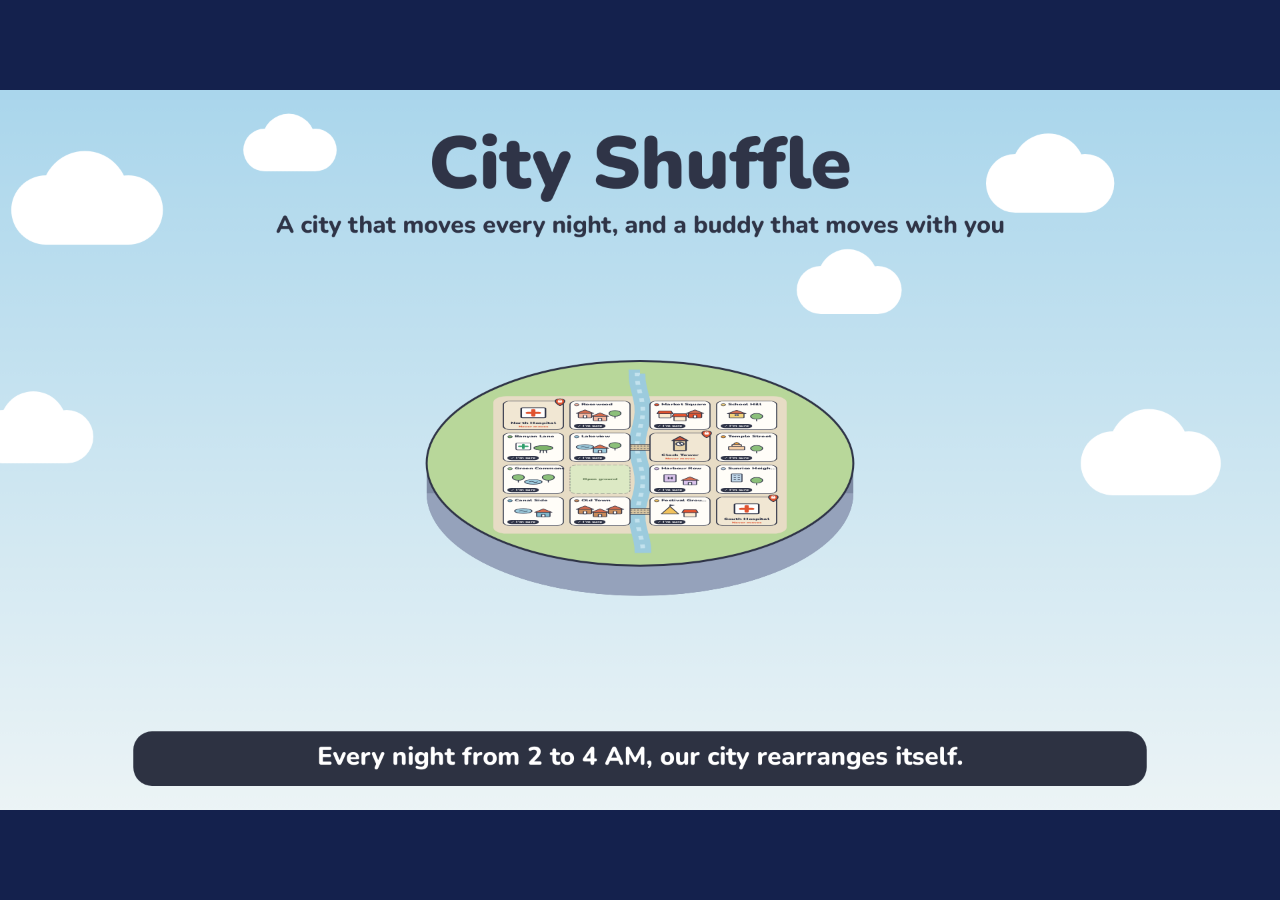
<file: video/buddy-video.html>
<!doctype html>
<html lang="en">
<head>
<meta charset="utf-8">
<title>City Shuffle Buddy Film</title>
<link rel="stylesheet" href="https://fonts.googleapis.com/css2?family=Nunito:wght@600;800;900&display=swap">
<style>
  html,body{margin:0;background:#14214D;height:100%;display:grid;place-items:center}
  canvas{width:min(100vw,177.78vh);height:auto;display:block}
</style>
</head>
<body>
<canvas id="c" width="1920" height="1080"></canvas>
<script>
/* City Shuffle: buddy concept film (about 76 s).
   Open this file to watch it live. The video renderer calls renderAt(seconds) frame by frame. */
const W = 1920, H = 1080, DURATION = 76;
const cv = document.getElementById('c'), ctx = cv.getContext('2d');
const F = '"Nunito", "Segoe UI", system-ui, sans-serif';

/* ---------- script: captions ---------- */
const CAPTIONS = [
  [0.8, 6, 'Every night from 2 to 4 AM, our city rearranges itself.'],
  [6, 11, "Let's zoom in."],
  [11, 17.5, '2:00 AM. Whole neighbourhoods swap places. Places inside a block stay together.'],
  [17.5, 21, 'Anchors never move: the hospitals, the river and the old clock tower.'],
  [21, 28, "4:00 AM. The city's AI learns the new map block by block, from street sensors."],
  [28, 35, 'Every person gets a floating buddy. It is linked to the city AI.'],
  [35, 47, 'Kamala, 75, needs her pharmacy. Her buddy guides her by landmarks.'],
  [47, 55, 'The buddy\'s shape shows how sure the AI is.'],
  [55, 62, 'One AI, with a buddy shaped for each person.'],
  [62, 72, 'Today it lives in your phone. Tomorrow you may build your own.'],
];

/* ---------- helpers ---------- */
const clamp = (v, a = 0, b = 1) => Math.max(a, Math.min(b, v));
const lerp = (a, b, k) => a + (b - a) * k;
const seg = (t, a, b) => clamp((t - a) / (b - a));
const ease = k => k < .5 ? 4 * k * k * k : 1 - Math.pow(-2 * k + 2, 3) / 2;
const out = k => 1 - Math.pow(1 - k, 3);
const back = k => { const c = 1.7; return 1 + (c + 1) * Math.pow(k - 1, 3) + c * Math.pow(k - 1, 2); };
function rr(x, y, w, h, r) { ctx.beginPath(); ctx.roundRect(x, y, w, h, r); }
function fmt(m) { m = Math.round(m); const h = Math.floor(m / 60), mm = String(m % 60).padStart(2, '0'); return `${h % 12 || 12}:${mm} ${h < 12 ? 'AM' : 'PM'}`; }
function text(s, x, y, size, color = '#2F3447', weight = 800, align = 'center') { ctx.font = `${weight} ${size}px ${F}`; ctx.fillStyle = color; ctx.textAlign = align; ctx.textBaseline = 'middle'; ctx.fillText(s, x, y); }
function wrap(s, maxW, size, weight = 800) { ctx.font = `${weight} ${size}px ${F}`; const words = s.split(' '), lines = []; let l = ''; for (const w of words) { const tt = l ? l + ' ' + w : w; if (ctx.measureText(tt).width > maxW && l) { lines.push(l); l = w; } else l = tt; } lines.push(l); return lines; }

/* ---------- city model (4 x 4 slots) ---------- */
const XS = [-410, -210, 30, 230], YS = [-390, -190, 10, 210], S = 180;
const slotXY = ([c, r]) => ({ x: XS[c], y: YS[r] });
const centerOf = cr => ({ x: XS[cr[0]] + S / 2, y: YS[cr[1]] + S / 2 });
const ANCHORS = [
  { name: 'North Hospital', kind: 'hospital', at: [0, 0] },
  { name: 'Clock Tower', kind: 'clock', at: [2, 1] },
  { name: 'South Hospital', kind: 'hospital', at: [3, 3] },
];
// home = yesterday, next = after tonight's shuffle. think/sure = seconds into the sync wave (null = stays).
const BLOCKS = [
  { name: 'Rosewood', tint: '#F4B7A0', icons: ['house', 'house', 'tree'], home: [1, 0], next: [2, 2], think: .5, sure: 2.2 },
  { name: 'Market Square', tint: '#E0532F', icons: ['stall', 'stall', 'house'], home: [2, 0], next: [1, 0], think: .3, sure: 1.6 },
  { name: 'School Hill', tint: '#F3D27A', icons: ['school', 'tree'], home: [3, 0], next: [0, 1], think: 1.2, sure: 3.5 },
  { name: 'Banyan Lane', tint: '#7DB36A', icons: ['pharmacy', 'banyan'], home: [0, 1], next: [3, 0], think: .9, sure: 2.8 },
  { name: 'Lakeview', tint: '#9CCBDD', icons: ['water', 'house', 'tree'], home: [1, 1], next: [1, 2], think: 1, sure: 3 },
  { name: 'Temple Street', tint: '#F2A33A', icons: ['temple', 'tree'], home: [3, 1], next: [0, 2], think: 2, sure: 4.4 },
  { name: 'Green Commons', tint: '#A6CF8F', icons: ['tree', 'water', 'tree'], home: [0, 2], next: [2, 0], think: 1.4, sure: 3.2 },
  { name: 'Harbour Row', tint: '#D9C2EA', icons: ['hotel', 'house'], home: [2, 2], next: [0, 3], think: .4, sure: 1.9 },
  { name: 'Sunrise Heights', tint: '#BFD6E8', icons: ['tower', 'tree'], home: [3, 2], next: [3, 1], think: null, sure: null },
  { name: 'Canal Side', tint: '#7FB8CC', icons: ['water', 'house'], home: [0, 3], next: [1, 3], think: 1.1, sure: 2.6 },
  { name: 'Old Town', tint: '#C98B5A', icons: ['house', 'house', 'house'], home: [1, 3], next: [2, 3], think: 2.4, sure: null },
  { name: 'Festival Ground', tint: '#F2C25B', icons: ['tent', 'stall'], home: [2, 3], next: [1, 1], think: 2.8, sure: 5 },
];

/* ---------- camera ---------- */
function camera(t) {
  const k = ease(seg(t, 6, 11));
  return { z: lerp(.5, .97, k), tilt: lerp(.48, 1, k), cx: 960, cy: lerp(560, 478, k) };
}
let CAM;
const toScreen = (x, y) => ({ x: CAM.cx + x * CAM.z, y: CAM.cy + y * CAM.z * CAM.tilt });

/* ---------- small hand-drawn icons (world units) ---------- */
function ink() { ctx.strokeStyle = '#2F3447'; ctx.lineWidth = 3; ctx.lineJoin = ctx.lineCap = 'round'; }
function drawIcon(kind, x, y, tint) {
  ink(); ctx.save(); ctx.translate(x, y);
  const fs = (c) => { ctx.fillStyle = c; ctx.fill(); ctx.stroke(); };
  switch (kind) {
    case 'house': rr(-20, -6, 40, 30, 3); fs(tint); ctx.beginPath(); ctx.moveTo(-26, -4); ctx.lineTo(0, -26); ctx.lineTo(26, -4); ctx.closePath(); fs('#D46C4E'); rr(-5, 8, 10, 16, 2); fs('#fff'); break;
    case 'tree': ctx.beginPath(); ctx.moveTo(0, 6); ctx.lineTo(0, 26); ctx.stroke(); ctx.beginPath(); ctx.arc(0, -4, 18, 0, 7); fs('#8CC07A'); break;
    case 'banyan': ctx.beginPath(); ctx.moveTo(-10, 24); ctx.lineTo(-8, 4); ctx.moveTo(0, 24); ctx.lineTo(0, 0); ctx.moveTo(10, 24); ctx.lineTo(8, 4); ctx.stroke(); ctx.beginPath(); ctx.ellipse(0, -6, 28, 15, 0, 0, 7); fs('#7DB36A'); break;
    case 'water': ctx.beginPath(); ctx.ellipse(0, 6, 26, 15, 0, 0, 7); fs('#9CCBDD'); ctx.beginPath(); ctx.moveTo(-12, 6); ctx.quadraticCurveTo(-6, 0, 0, 6); ctx.quadraticCurveTo(6, 12, 12, 6); ctx.stroke(); break;
    case 'stall': rr(-18, -2, 36, 26, 2); fs('#FBEBD0'); ctx.beginPath(); ctx.moveTo(-24, -2); ctx.lineTo(-18, -20); ctx.lineTo(18, -20); ctx.lineTo(24, -2); ctx.closePath(); fs('#E0532F'); break;
    case 'school': rr(-22, -4, 44, 28, 2); fs('#F3D27A'); ctx.beginPath(); ctx.moveTo(-28, -2); ctx.lineTo(0, -24); ctx.lineTo(28, -2); ctx.closePath(); fs('#D46C4E'); ctx.beginPath(); ctx.arc(0, 6, 5, 0, 7); fs('#fff'); break;
    case 'pharmacy': rr(-22, -20, 44, 44, 6); fs('#fff'); ctx.strokeStyle = '#2E9E6B'; ctx.lineWidth = 8; ctx.beginPath(); ctx.moveTo(0, -10); ctx.lineTo(0, 14); ctx.moveTo(-12, 2); ctx.lineTo(12, 2); ctx.stroke(); break;
    case 'temple': rr(-24, 2, 48, 22, 2); fs('#F6CFA8'); rr(-14, -10, 28, 12, 2); fs('#F6CFA8'); ctx.beginPath(); ctx.moveTo(-10, -10); ctx.quadraticCurveTo(0, -36, 10, -10); ctx.closePath(); fs('#F2A33A'); break;
    case 'hotel': rr(-18, -22, 36, 46, 2); fs('#D9C2EA'); ctx.font = `900 22px ${F}`; ctx.fillStyle = '#2F3447'; ctx.textAlign = 'center'; ctx.textBaseline = 'middle'; ctx.fillText('H', 0, 2); break;
    case 'tower': rr(-16, -26, 32, 50, 2); fs('#BFD6E8'); ctx.beginPath(); for (let i = 0; i < 3; i++) { ctx.moveTo(-8, -16 + i * 13); ctx.lineTo(-3, -16 + i * 13); ctx.moveTo(4, -16 + i * 13); ctx.lineTo(9, -16 + i * 13); } ctx.stroke(); break;
    case 'tent': ctx.beginPath(); ctx.moveTo(-26, 24); ctx.lineTo(0, -22); ctx.lineTo(26, 24); ctx.closePath(); fs('#F2C25B'); ctx.beginPath(); ctx.moveTo(0, -22); ctx.lineTo(0, -34); ctx.lineTo(12, -30); ctx.lineTo(0, -26); ctx.stroke(); break;
  }
  ctx.restore();
}
function pin(x, y, s = 1) {
  ink(); ctx.save(); ctx.translate(x, y); ctx.scale(s, s);
  ctx.beginPath(); ctx.moveTo(0, 22); ctx.bezierCurveTo(-18, 2, -16, -16, 0, -18); ctx.bezierCurveTo(16, -16, 18, 2, 0, 22); ctx.fillStyle = '#E0532F'; ctx.fill(); ctx.stroke();
  rr(-6, -6, 12, 9, 2); ctx.fillStyle = '#fff'; ctx.fill(); ctx.strokeStyle = '#fff'; ctx.lineWidth = 2.5; ctx.beginPath(); ctx.arc(0, -7, 4, Math.PI, 0); ctx.stroke();
  ctx.restore();
}

/* ---------- city drawing ---------- */
function levelOf(b, t) {
  if (t < 11) return 'sure';
  if (t < 21.3) return 'unknown';
  const s = t - 21.3;
  if (b.think == null || s < b.think) return 'unknown';
  if (b.sure == null || s < b.sure) return 'think';
  return 'sure';
}
function drawBlock(b, x, y, lvl, lift, hl) {
  ctx.save();
  if (lift > 0) { ctx.translate(x + S / 2, y + S / 2); ctx.scale(1 + lift * .1, 1 + lift * .1); ctx.translate(-x - S / 2, -y - S / 2);
    ctx.fillStyle = 'rgba(20,24,40,.25)'; rr(x + 10 * lift, y + 18 * lift, S, S, 22); ctx.fill(); }
  ink(); ctx.lineWidth = 3;
  rr(x, y, S, S, 22);
  ctx.fillStyle = lvl === 'unknown' ? '#DFE0E6' : '#FFFDF8'; ctx.fill();
  if (lvl === 'think') { ctx.save(); rr(x, y, S, S, 22); ctx.clip(); ctx.strokeStyle = 'rgba(242,194,91,.75)'; ctx.lineWidth = 9; ctx.beginPath(); for (let i = -S; i < S * 2; i += 20) { ctx.moveTo(x + i, y + S); ctx.lineTo(x + i + S, y); } ctx.stroke(); ctx.restore(); }
  // name
  ctx.globalAlpha = lvl === 'unknown' ? .45 : 1;
  ctx.beginPath(); ctx.arc(x + 20, y + 24, 7, 0, 7); ctx.fillStyle = b.tint; ctx.fill(); ink(); ctx.lineWidth = 2; ctx.stroke();
  ctx.font = `900 19px ${F}`; ctx.fillStyle = '#2F3447'; ctx.textAlign = 'left'; ctx.textBaseline = 'middle';
  ctx.fillText(b.name.length > 14 ? b.name.slice(0, 13) + '…' : b.name, x + 33, y + 25);
  // icons
  const n = b.icons.length; b.icons.forEach((ic, i) => drawIcon(ic, x + S * (i + 1) / (n + 1), y + 82 + (i % 2) * 18, b.tint));
  ctx.globalAlpha = 1;
  if (lvl === 'unknown') { // fog
    ctx.save(); rr(x, y, S, S, 22); ctx.clip();
    [[.3, .4, 60], [.7, .55, 70], [.45, .75, 55]].forEach(([fx, fy, r]) => { const g = ctx.createRadialGradient(x + S * fx, y + S * fy, 0, x + S * fx, y + S * fy, r); g.addColorStop(0, 'rgba(255,255,255,.9)'); g.addColorStop(1, 'rgba(255,255,255,0)'); ctx.fillStyle = g; ctx.fillRect(x, y, S, S); });
    ctx.restore();
  }
  // outline by level
  rr(x, y, S, S, 22); ctx.lineWidth = lvl === 'unknown' ? 4 : 3;
  ctx.strokeStyle = lvl === 'think' ? '#9C6F12' : lvl === 'unknown' ? '#7C8091' : '#2F3447';
  ctx.setLineDash(lvl === 'unknown' ? [2, 9] : []); ctx.stroke(); ctx.setLineDash([]);
  if (hl) { rr(x - 8, y - 8, S + 16, S + 16, 28); ctx.strokeStyle = '#E0532F'; ctx.lineWidth = 6; ctx.stroke(); }
  // label chip
  const L = { sure: "✓ I'm sure", think: '? I think so', unknown: "… I don't know yet" }[lvl];
  ctx.font = `900 15px ${F}`; const tw = ctx.measureText(L).width + 20;
  rr(x + 12, y + S - 36, tw, 26, 13);
  ctx.fillStyle = lvl === 'sure' ? '#2F3447' : lvl === 'think' ? '#F2C25B' : '#fff'; ctx.fill();
  if (lvl !== 'sure') { ctx.strokeStyle = lvl === 'think' ? '#9C6F12' : '#7C8091'; ctx.lineWidth = 2; ctx.setLineDash(lvl === 'unknown' ? [2, 4] : []); ctx.stroke(); ctx.setLineDash([]); }
  ctx.fillStyle = lvl === 'sure' ? '#fff' : '#2F3447'; ctx.textAlign = 'left'; ctx.fillText(L, x + 22, y + S - 22);
  if (lvl === 'think') { ctx.beginPath(); ctx.arc(x + S - 6, y + 6, 15, 0, 7); ctx.fillStyle = '#F2C25B'; ctx.fill(); ink(); ctx.lineWidth = 2.5; ctx.stroke(); ctx.font = `900 19px ${F}`; ctx.fillStyle = '#2F3447'; ctx.textAlign = 'center'; ctx.fillText('?', x + S - 6, y + 7); }
  ctx.restore();
}
function drawAnchor(a, pulse) {
  const { x, y } = slotXY(a.at); ink();
  if (pulse > 0) { rr(x - 10, y - 10, S + 20, S + 20, 30); ctx.strokeStyle = `rgba(224,83,47,${pulse})`; ctx.lineWidth = 10; ctx.stroke(); ink(); }
  rr(x, y, S, S, 22); ctx.fillStyle = '#F1E7D3'; ctx.fill(); ctx.lineWidth = 3.5; ctx.stroke();
  ctx.save(); ctx.translate(x + S / 2, y + 74);
  if (a.kind === 'hospital') { ctx.scale(1.4, 1.4); rr(-26, -22, 52, 44, 3); ctx.fillStyle = '#fff'; ctx.fill(); ctx.stroke(); ctx.strokeStyle = '#E0532F'; ctx.lineWidth = 9; ctx.beginPath(); ctx.moveTo(0, -12); ctx.lineTo(0, 12); ctx.moveTo(-12, 0); ctx.lineTo(12, 0); ctx.stroke(); }
  else { ctx.scale(1.3, 1.3); rr(-14, -20, 28, 48, 2); ctx.fillStyle = '#E8D3A8'; ctx.fill(); ctx.stroke(); ctx.beginPath(); ctx.moveTo(-18, -20); ctx.lineTo(0, -40); ctx.lineTo(18, -20); ctx.closePath(); ctx.fillStyle = '#C6553A'; ctx.fill(); ctx.stroke(); ctx.beginPath(); ctx.arc(0, -4, 9, 0, 7); ctx.fillStyle = '#fff'; ctx.fill(); ctx.stroke(); ctx.beginPath(); ctx.moveTo(0, -9); ctx.lineTo(0, -4); ctx.lineTo(4, -1); ctx.stroke(); }
  ctx.restore();
  text(a.name, x + S / 2, y + 140, 19, '#2F3447', 900);
  text('Never moves', x + S / 2, y + 162, 14, '#E0532F', 900);
  pin(x + S - 10, y + 6, 1.1);
}
function drawRiver() {
  ctx.save();
  ctx.beginPath(); ctx.moveTo(0, -560);
  for (let y = -560; y <= 560; y += 40) ctx.lineTo(Math.sin(y / 70) * 9, y);
  ctx.strokeStyle = '#9CCBDD'; ctx.lineWidth = 50; ctx.stroke();
  ctx.strokeStyle = '#C3E2EE'; ctx.lineWidth = 14; ctx.setLineDash([24, 30]); ctx.stroke(); ctx.setLineDash([]);
  [1, 3].forEach(r => { const y = YS[r] + S / 2; ink(); rr(-46, y - 18, 92, 36, 8); ctx.fillStyle = '#D9C7A3'; ctx.fill(); ctx.stroke(); ctx.lineWidth = 2; ctx.setLineDash([4, 6]); ctx.beginPath(); ctx.moveTo(-38, y - 8); ctx.lineTo(38, y - 8); ctx.moveTo(-38, y + 8); ctx.lineTo(38, y + 8); ctx.stroke(); ctx.setLineDash([]); });
  ctx.restore();
}
function blockPos(b, i, t) {
  const a = slotXY(b.home), z = slotXY(b.next), st = 13 + i * .32, k = ease(seg(t, st, st + 2.1));
  const lift = Math.sin(Math.PI * seg(t, st, st + 2.1));
  return { x: lerp(a.x, z.x, k), y: lerp(a.y, z.y, k), lift, moving: k > 0 && k < 1 };
}
function drawCity(t, opts = {}) {
  CAM = camera(t);
  const { z, tilt, cx, cy } = CAM, R = 640;
  // island body
  const rx = R * z, ry = R * z * tilt, th = 90 * z * (1 - tilt) / .52;
  ctx.save();
  ctx.fillStyle = '#7D8AA3'; ctx.beginPath(); ctx.ellipse(cx, cy + th, rx, ry, 0, 0, 7); ctx.fill();
  ctx.fillRect(cx - rx, cy, rx * 2, th);
  ctx.fillStyle = '#95A2BB'; ctx.beginPath(); ctx.ellipse(cx, cy + th, rx, ry, 0, 0, Math.PI); ctx.fill();
  ctx.fillStyle = '#B8D79A'; ctx.beginPath(); ctx.ellipse(cx, cy, rx, ry, 0, 0, 7); ctx.fill();
  ctx.strokeStyle = '#2F3447'; ctx.lineWidth = 3; ctx.stroke();
  // world transform
  ctx.translate(cx, cy); ctx.scale(z, z * tilt);
  rr(-440, -420, 880, 860, 40); ctx.fillStyle = '#E7DCC5'; ctx.fill();
  drawRiver();
  const pulse = opts.pulse || 0;
  ANCHORS.forEach(a => drawAnchor(a, pulse));
  // empty lot
  const lotHome = [1, 2], lotNext = [3, 2], lk = ease(seg(t, 15, 17));
  const lp = { x: lerp(XS[lotHome[0]], XS[lotNext[0]], lk), y: lerp(YS[lotHome[1]], YS[lotNext[1]], lk) };
  ctx.globalAlpha = lk > 0 && lk < 1 ? .3 : 1; rr(lp.x, lp.y, S, S, 22); ctx.fillStyle = '#DCE9C4'; ctx.fill(); ctx.setLineDash([10, 8]); ctx.strokeStyle = 'rgba(47,52,71,.4)'; ctx.lineWidth = 3; ctx.stroke(); ctx.setLineDash([]);
  text('Open ground', lp.x + S / 2, lp.y + S / 2, 17, '#56704A', 800); ctx.globalAlpha = 1;
  // blocks: still ones first, moving ones on top
  const list = BLOCKS.map((b, i) => ({ b, i, p: blockPos(b, i, t) })).sort((a, b) => (a.p.moving - b.p.moving) || (a.p.lift - b.p.lift));
  list.forEach(({ b, p }) => drawBlock(b, p.x, p.y, opts.levelFn ? opts.levelFn(b, t) : levelOf(b, t), p.lift, opts.hl === b.name));
  if (opts.world) opts.world();
  ctx.restore();
}

/* ---------- buddies ---------- */
function lantern(x, y, s, state, t) {
  ctx.save(); ctx.translate(x, y + Math.sin(t * 2.4) * 6 * s);
  let rot = 0, sc = s, alpha = 1;
  if (state === 'think') rot = Math.sin(t * 7) * .14;
  if (state === 'unknown') { sc = s * .82; alpha = .9; }
  if (state === 'sorry') rot = -.22;
  ctx.rotate(rot); ctx.scale(sc, sc); ctx.globalAlpha = alpha;
  // glow
  const glow = { sure: .55, think: .35, unknown: .1, sorry: .2 }[state];
  const g = ctx.createRadialGradient(0, 0, 10, 0, 0, 90); g.addColorStop(0, `rgba(255,196,90,${glow})`); g.addColorStop(1, 'rgba(255,196,90,0)'); ctx.fillStyle = g; ctx.beginPath(); ctx.arc(0, 0, 90, 0, 7); ctx.fill();
  ink(); ctx.lineWidth = 3.5;
  ctx.beginPath(); ctx.moveTo(0, -50); ctx.lineTo(0, -40); ctx.stroke();
  rr(-18, -42, 36, 10, 4); ctx.fillStyle = '#2F3447'; ctx.fill();
  ctx.beginPath(); ctx.ellipse(0, 0, 36, 34, 0, 0, 7);
  ctx.fillStyle = state === 'unknown' ? '#DFE0E6' : state === 'sorry' ? '#E9C58A' : '#FFC46A'; ctx.fill();
  if (state === 'think') { ctx.save(); ctx.clip(); ctx.strokeStyle = 'rgba(224,150,40,.55)'; ctx.lineWidth = 7; ctx.beginPath(); for (let i = -80; i < 80; i += 16) { ctx.moveTo(i, 40); ctx.lineTo(i + 80, -40); } ctx.stroke(); ctx.restore(); }
  ctx.beginPath(); ctx.ellipse(0, 0, 36, 34, 0, 0, 7); ctx.setLineDash(state === 'unknown' ? [3, 7] : []); ctx.stroke(); ctx.setLineDash([]);
  ctx.lineWidth = 2; ctx.beginPath(); ctx.ellipse(0, 0, 18, 34, 0, 0, 7); ctx.globalAlpha = alpha * .35; ctx.stroke(); ctx.globalAlpha = alpha; ctx.lineWidth = 3.5;
  rr(-14, 32, 28, 9, 4); ctx.fillStyle = '#2F3447'; ctx.fill();
  ctx.beginPath(); ctx.moveTo(0, 41); ctx.lineTo(0, 56); ctx.strokeStyle = '#E0532F'; ctx.lineWidth = 4; ctx.stroke(); ink();
  // face
  ctx.fillStyle = '#2F3447';
  if (state === 'sorry') { ctx.beginPath(); ctx.arc(-11, -3, 5, 0, Math.PI); ctx.moveTo(16, -3); ctx.arc(11, -3, 5, 0, Math.PI); ctx.stroke(); ctx.beginPath(); ctx.arc(0, 16, 6, Math.PI, 0); ctx.stroke(); }
  else {
    const blink = (t % 3.3) < .12 ? .2 : 1;
    ctx.beginPath(); ctx.ellipse(-11, -4, 4, 5 * blink, 0, 0, 7); ctx.ellipse(11, -4, 4, 5 * blink, 0, 0, 7); ctx.fill();
    ctx.beginPath();
    if (state === 'unknown') { ctx.moveTo(-8, 12); ctx.quadraticCurveTo(-4, 8, 0, 12); ctx.quadraticCurveTo(4, 16, 8, 12); }
    else ctx.arc(0, 7, 8, .2, Math.PI - .2);
    ctx.stroke();
    ctx.fillStyle = 'rgba(224,83,47,.35)'; ctx.beginPath(); ctx.arc(-22, 6, 5, 0, 7); ctx.arc(22, 6, 5, 0, 7); ctx.fill();
  }
  if (state === 'think') { ctx.font = `900 34px ${F}`; ctx.fillStyle = '#9C6F12'; ctx.textAlign = 'center'; ctx.fillText('?', 0, -66 + Math.sin(t * 5) * 3); }
  if (state === 'unknown') { ctx.globalAlpha = .7; [[-34, 14, 16], [30, 20, 18], [0, 34, 15]].forEach(([a, b, r]) => { ctx.beginPath(); ctx.arc(a, b, r, 0, 7); ctx.fillStyle = '#fff'; ctx.fill(); }); }
  ctx.restore();
}
function bird(x, y, s, t) {
  ctx.save(); ctx.translate(x, y + Math.sin(t * 3) * 6 * s); ctx.scale(s, s); ink(); ctx.lineWidth = 3.5;
  ctx.beginPath(); ctx.moveTo(30, -4); ctx.lineTo(52, 2); ctx.lineTo(30, 10); ctx.closePath(); ctx.fillStyle = '#F2A33A'; ctx.fill(); ctx.stroke();
  ctx.beginPath(); ctx.arc(0, 0, 36, 0, 7); ctx.fillStyle = '#5FA8D3'; ctx.fill(); ctx.stroke();
  ctx.beginPath(); ctx.ellipse(4, 14, 22, 16, 0, 0, 7); ctx.fillStyle = '#DDEFF8'; ctx.fill();
  const f = Math.sin(t * 14) * .5;
  ctx.save(); ctx.translate(-10, 2); ctx.rotate(-.4 + f); ctx.beginPath(); ctx.ellipse(-16, 0, 22, 11, 0, 0, 7); ctx.fillStyle = '#2E7DA8'; ctx.fill(); ctx.stroke(); ctx.restore();
  ctx.fillStyle = '#2F3447'; ctx.beginPath(); ctx.arc(14, -10, 5, 0, 7); ctx.fill();
  ctx.fillStyle = 'rgba(224,83,47,.35)'; ctx.beginPath(); ctx.arc(20, 4, 5, 0, 7); ctx.fill();
  ctx.restore();
}
function cloud(x, y, s, t) {
  ctx.save(); ctx.translate(x, y + Math.sin(t * 2) * 7 * s); ctx.scale(s, s); ink(); ctx.lineWidth = 3.5;
  ctx.beginPath(); ctx.arc(-26, 8, 22, 0, 7); ctx.arc(0, -10, 30, 0, 7); ctx.arc(28, 6, 24, 0, 7); ctx.rect(-26, 8, 54, 22);
  ctx.fillStyle = '#fff'; ctx.fill();
  ctx.beginPath(); ctx.moveTo(-26, 30); ctx.arc(-26, 8, 22, Math.PI / 2, Math.PI * 1.55); ctx.arc(0, -10, 30, Math.PI * 1.15, Math.PI * 1.9); ctx.arc(28, 6, 24, -Math.PI * .45, Math.PI / 2); ctx.closePath(); ctx.strokeStyle = '#7A4FA0'; ctx.stroke();
  ctx.fillStyle = '#2F3447'; ctx.beginPath(); ctx.ellipse(-10, 2, 4, 5, 0, 0, 7); ctx.ellipse(12, 2, 4, 5, 0, 0, 7); ctx.fill();
  ctx.strokeStyle = '#2F3447'; ctx.beginPath(); ctx.arc(1, 10, 7, .2, Math.PI - .2); ctx.stroke();
  ctx.fillStyle = 'rgba(122,79,160,.3)'; ctx.beginPath(); ctx.arc(-22, 12, 5, 0, 7); ctx.arc(24, 12, 5, 0, 7); ctx.fill();
  ctx.restore();
}
function avatar(x, y, letter, color, s = 1) {
  ctx.save(); ctx.translate(x, y); ctx.scale(s, s);
  ctx.beginPath(); ctx.arc(0, 0, 24, 0, 7); ctx.fillStyle = color; ctx.fill(); ink(); ctx.lineWidth = 4; ctx.stroke();
  text(letter, 0, 2, 26, '#fff', 900); ctx.restore();
}
function bubble(x, y, msg, alpha = 1, w = 400) {
  if (alpha <= 0) return;
  ctx.save(); ctx.globalAlpha = alpha;
  const lines = wrap(msg, w - 40, 28, 800), h = 30 + lines.length * 36;
  const bx = clamp(x - w / 2, 30, W - w - 30), by = y - h - 30;
  ctx.fillStyle = 'rgba(0,0,0,.15)'; rr(bx + 4, by + 6, w, h, 22); ctx.fill();
  rr(bx, by, w, h, 22); ctx.fillStyle = '#fff'; ctx.fill(); ink(); ctx.stroke();
  ctx.beginPath(); ctx.moveTo(x - 14, by + h - 1.5); ctx.lineTo(x, by + h + 20); ctx.lineTo(x + 14, by + h - 1.5); ctx.fillStyle = '#fff'; ctx.fill();
  ctx.beginPath(); ctx.moveTo(x - 14, by + h); ctx.lineTo(x, by + h + 20); ctx.lineTo(x + 14, by + h); ctx.stroke();
  lines.forEach((l, i) => text(l, bx + w / 2, by + 33 + i * 36, 28, '#2F3447', 800));
  ctx.restore();
}

function sayCard(msg, a, state, t) {
  if (a <= 0) return;
  ctx.save(); ctx.globalAlpha = a;
  const lines = wrap(msg, 380, 34, 800), h = 170 + lines.length * 44;
  rr(40, 300, 470, h, 30); ctx.fillStyle = '#fff'; ctx.fill(); ink(); ctx.lineWidth = 4; ctx.stroke();
  lantern(110, 370, .8, state, t);
  text('Lumi says', 180, 372, 30, '#E0532F', 900, 'left');
  lines.forEach((l, i) => text(l, 70, 460 + i * 44, 34, '#2F3447', 800, 'left'));
  ctx.restore();
}

/* ---------- backgrounds and overlays ---------- */
function sky(t) {
  const night = seg(t, 11, 12.5) * (1 - seg(t, 20, 22));
  const morning = seg(t, 20.5, 22) * (1 - seg(t, 26, 29));
  const g = ctx.createLinearGradient(0, 0, 0, H);
  g.addColorStop(0, `rgb(${lerp(170, 20, night)},${lerp(214, 33, night)},${lerp(236, 77, night)})`);
  g.addColorStop(1, `rgb(${lerp(236, 30, night)},${lerp(244, 46, night)},${lerp(246, 99, night)})`);
  ctx.fillStyle = g; ctx.fillRect(0, 0, W, H);
  if (morning > 0) { const m = ctx.createRadialGradient(W * .85, 0, 50, W * .85, 0, 1200); m.addColorStop(0, `rgba(255,190,110,${.55 * morning})`); m.addColorStop(1, 'rgba(255,190,110,0)'); ctx.fillStyle = m; ctx.fillRect(0, 0, W, H); }
  return { night, morning };
}
function clouds(t, a) {
  if (a <= 0) return;
  ctx.save(); ctx.globalAlpha = a;
  [[200, 180, 1.3], [1650, 140, 1.1], [520, 90, .8], [1350, 300, .9], [120, 520, 1], [1780, 560, 1.2]].forEach(([x, y, s], i) => {
    const xx = (x + t * (14 + i * 3)) % (W + 300) - 150;
    ctx.fillStyle = '#fff'; ctx.beginPath(); ctx.arc(xx, y, 40 * s, 0, 7); ctx.arc(xx + 45 * s, y - 18 * s, 50 * s, 0, 7); ctx.arc(xx + 95 * s, y, 40 * s, 0, 7); ctx.rect(xx, y, 95 * s, 40 * s); ctx.fill();
  });
  ctx.restore();
}
function nightLayer(n) {
  if (n <= 0) return;
  ctx.fillStyle = `rgba(16,26,66,${.62 * n})`; ctx.fillRect(0, 0, W, H);
  ctx.fillStyle = `rgba(255,255,255,${n})`;
  for (let i = 0; i < 70; i++) { const x = (i * 397) % W, y = (i * 211) % 700; ctx.beginPath(); ctx.arc(x, y, (i % 3) + 1, 0, 7); ctx.fill(); }
  // moon
  ctx.globalAlpha = n; ctx.fillStyle = '#F2C25B'; ctx.beginPath(); ctx.arc(1700, 150, 60, 0, 7); ctx.fill(); ctx.fillStyle = 'rgba(16,26,66,1)'; ctx.beginPath(); ctx.arc(1725, 135, 52, 0, 7); ctx.fill(); ctx.globalAlpha = 1;
}
function clockWidget(t) {
  let m = null, label = '';
  if (t >= 11 && t < 21) { m = lerp(120, 240, seg(t, 11.5, 20)); label = 'Night shuffle'; }
  else if (t >= 21 && t < 28) { m = lerp(240, 260, seg(t, 21.3, 27)); label = 'Morning sync'; }
  else if (t >= 28 && t < 47) { m = 420; label = 'Thursday morning'; }
  if (m == null) return;
  const a = Math.min(seg(t, 11, 11.6), 1 - seg(t, 46.4, 47));
  ctx.save(); ctx.globalAlpha = a;
  rr(1560, 40, 320, 100, 26); ctx.fillStyle = 'rgba(255,253,248,.95)'; ctx.fill(); ink(); ctx.stroke();
  text(fmt(m), 1720, 80, 46, '#2F3447', 900); text(label, 1720, 118, 22, '#5E6274', 800);
  ctx.restore();
}
function legend(a) {
  if (a <= 0) return;
  ctx.save(); ctx.globalAlpha = a;
  rr(40, 40, 380, 170, 24); ctx.fillStyle = 'rgba(255,253,248,.95)'; ctx.fill(); ink(); ctx.stroke();
  const rows = [['sure', "I'm sure"], ['think', 'I think so'], ['unknown', "I don't know yet"]];
  rows.forEach(([k, l], i) => {
    const x = 66, y = 66 + i * 46; rr(x, y, 50, 32, 8);
    ctx.fillStyle = k === 'unknown' ? '#DFE0E6' : '#FFFDF8'; ctx.fill();
    if (k === 'think') { ctx.save(); rr(x, y, 50, 32, 8); ctx.clip(); ctx.strokeStyle = 'rgba(242,194,91,.9)'; ctx.lineWidth = 6; ctx.beginPath(); for (let j = -40; j < 80; j += 12) { ctx.moveTo(x + j, y + 32); ctx.lineTo(x + j + 32, y); } ctx.stroke(); ctx.restore(); }
    rr(x, y, 50, 32, 8); ctx.strokeStyle = k === 'unknown' ? '#7C8091' : k === 'think' ? '#9C6F12' : '#2F3447'; ctx.lineWidth = 3; ctx.setLineDash(k === 'unknown' ? [2, 5] : []); ctx.stroke(); ctx.setLineDash([]);
    text(l, 136, y + 17, 26, '#2F3447', 800, 'left');
  });
  ctx.restore();
}
function caption(t) {
  const c = CAPTIONS.find(([a, b]) => t >= a && t < b); if (!c) return;
  const a = Math.min(seg(t, c[0], c[0] + .4), 1 - seg(t, c[1] - .4, c[1]));
  ctx.save(); ctx.globalAlpha = a;
  const lines = wrap(c[2], 1400, 38, 800), h = 34 + lines.length * 48;
  rr(W / 2 - 760, H - h - 36, 1520, h, 28); ctx.fillStyle = 'rgba(20,24,42,.88)'; ctx.fill();
  lines.forEach((l, i) => text(l, W / 2, H - h - 36 + 41 + i * 48, 38, '#fff', 800));
  ctx.restore();
}
function card(a) { ctx.save(); ctx.globalAlpha = a; ctx.fillStyle = '#FBF6EC'; ctx.fillRect(0, 0, W, H);
  ctx.fillStyle = 'rgba(47,52,71,.05)'; for (let x = 0; x < W; x += 28) for (let y = 0; y < H; y += 28) { ctx.beginPath(); ctx.arc(x, y, 1.6, 0, 7); ctx.fill(); }
  ctx.restore(); }

/* ---------- Kamala's walk (scene F) ---------- */
const P = { home: centerOf([2, 2]), clock: centerOf([2, 1]), sunrise: centerOf([3, 1]), commons: centerOf([2, 0]), pharm: centerOf([3, 0]) };
function along(pts, k) { const segs = pts.length - 1, f = clamp(k) * segs, i = Math.min(segs - 1, Math.floor(f)), u = f - i; return { x: lerp(pts[i].x, pts[i + 1].x, u), y: lerp(pts[i].y, pts[i + 1].y, u) }; }
function walkState(t) {
  // returns Kamala's world position, buddy state and route
  let kam, plan, state = 'sure', say = null, sayA = 0;
  if (t < 35) { kam = P.home; plan = [P.home, P.clock, P.sunrise, P.pharm]; }
  else if (t < 38) { kam = along([P.home, P.clock], ease(seg(t, 35.3, 37.8))); plan = [P.home, P.clock, P.sunrise, P.pharm]; say = 'Walk towards the old clock tower.'; sayA = seg(t, 35.3, 35.8) * (1 - seg(t, 37.6, 38)); }
  else if (t < 41) { kam = P.clock; plan = t < 40 ? [P.clock, P.sunrise, P.pharm] : [P.clock, P.commons, P.pharm]; state = t < 40.2 ? (t < 38.6 ? 'think' : 'unknown') : 'sure';
    say = t < 40.2 ? "I'm not sure about this street yet. Let's go around it." : 'This way is safe.'; sayA = seg(t, 38.1, 38.6) * (1 - seg(t, 40.7, 41)); }
  else { kam = along([P.clock, P.commons, P.pharm], ease(seg(t, 41.2, 45.2))); plan = [P.clock, P.commons, P.pharm];
    if (t < 44) { say = 'Past the pond in Green Commons.'; sayA = seg(t, 41.6, 42) * (1 - seg(t, 43.6, 44)); }
    else { say = 'Here is your pharmacy, next to the banyan tree!'; sayA = seg(t, 45, 45.4); } }
  return { kam, plan, state, say, sayA };
}

/* ---------- final scenes ---------- */
function phone(x, y, s, t) {
  ctx.save(); ctx.translate(x, y); ctx.scale(s, s); ink(); ctx.lineWidth = 5;
  rr(-80, -150, 160, 300, 28); ctx.fillStyle = '#2F3447'; ctx.fill(); rr(-68, -130, 136, 250, 14); ctx.fillStyle = '#E7DCC5'; ctx.fill();
  ctx.save(); rr(-68, -130, 136, 250, 14); ctx.clip(); ctx.strokeStyle = '#E0532F'; ctx.lineWidth = 6; ctx.setLineDash([2, 14]); ctx.beginPath(); ctx.moveTo(-40, 100); ctx.lineTo(-40, 0); ctx.lineTo(40, 0); ctx.lineTo(40, -90); ctx.stroke(); ctx.restore(); ctx.setLineDash([]);
  lantern(10, -40, .9, 'sure', t);
  ctx.restore();
}
function glasses(x, y, s, t) {
  ctx.save(); ctx.translate(x, y); ctx.scale(s, s);
  // street seen through lens
  ctx.save(); ctx.beginPath(); ctx.ellipse(-80, 0, 72, 58, 0, 0, 7); ctx.ellipse(80, 0, 72, 58, 0, 0, 7); ctx.clip();
  ctx.fillStyle = '#BFE0EC'; ctx.fillRect(-160, -60, 320, 120); ctx.fillStyle = '#E7DCC5'; ctx.beginPath(); ctx.moveTo(-160, 60); ctx.lineTo(-30, -10); ctx.lineTo(30, -10); ctx.lineTo(160, 60); ctx.fill();
  ctx.fillStyle = '#F4B7A0'; ctx.fillRect(-150, -40, 50, 60); ctx.fillStyle = '#BFD6E8'; ctx.fillRect(100, -50, 50, 70);
  ctx.restore();
  ink(); ctx.lineWidth = 7; ctx.beginPath(); ctx.ellipse(-80, 0, 72, 58, 0, 0, 7); ctx.moveTo(152, 0); ctx.ellipse(80, 0, 72, 58, 0, 0, 7); ctx.stroke();
  ctx.beginPath(); ctx.moveTo(-8, -6); ctx.quadraticCurveTo(0, -18, 8, -6); ctx.moveTo(-152, -10); ctx.lineTo(-190, -24); ctx.moveTo(152, -10); ctx.lineTo(190, -24); ctx.stroke();
  lantern(80, -6, .55, 'sure', t);
  ctx.restore();
}
function buildOrb(x, y, s, k, t) {
  ctx.save(); ctx.translate(x, y); ctx.scale(s, s); ink(); ctx.lineWidth = 5;
  const gap = (1 - out(k)) * 90;
  // printer bed
  rr(-150, 110, 300, 26, 8); ctx.fillStyle = '#C9CBD3'; ctx.fill(); ctx.stroke();
  ctx.save(); ctx.translate(0, Math.sin(t * 2) * 6 * out(k));
  // propeller
  ctx.save(); ctx.translate(0, -100 - gap * .8); ctx.rotate(k > .9 ? t * 20 : 0); ctx.beginPath(); ctx.ellipse(-30, 0, 30, 7, 0, 0, 7); ctx.ellipse(30, 0, 30, 7, 0, 0, 7); ctx.fillStyle = '#9CCBDD'; ctx.fill(); ctx.stroke(); ctx.restore();
  ctx.beginPath(); ctx.moveTo(0, -94 - gap * .8); ctx.lineTo(0, -66 - gap * .4); ctx.stroke();
  // shell halves
  ctx.beginPath(); ctx.arc(-gap, 0, 66, Math.PI / 2, Math.PI * 1.5); ctx.closePath(); ctx.fillStyle = '#FFC46A'; ctx.fill(); ctx.stroke();
  ctx.beginPath(); ctx.arc(gap, 0, 66, -Math.PI / 2, Math.PI / 2); ctx.closePath(); ctx.fillStyle = '#FFB347'; ctx.fill(); ctx.stroke();
  if (k > .95) { const g = ctx.createRadialGradient(0, 0, 20, 0, 0, 140); g.addColorStop(0, 'rgba(255,196,90,.5)'); g.addColorStop(1, 'rgba(255,196,90,0)'); ctx.fillStyle = g; ctx.beginPath(); ctx.arc(0, 0, 140, 0, 7); ctx.fill();
    ctx.fillStyle = '#2F3447'; ctx.beginPath(); ctx.ellipse(-20, -8, 7, 9, 0, 0, 7); ctx.ellipse(20, -8, 7, 9, 0, 0, 7); ctx.fill(); ctx.beginPath(); ctx.arc(0, 12, 14, .2, Math.PI - .2); ctx.stroke(); }
  ctx.restore();
  // little parts
  const pk = 1 - seg(k, 0, .7);
  if (pk > 0) { ctx.globalAlpha = pk; [[-120, 70, '#E0532F'], [120, 60, '#7DB36A'], [-100, -80, '#5FA8D3']].forEach(([a, b, c]) => { rr(a - 14, b - 14, 28, 28, 6); ctx.fillStyle = c; ctx.fill(); ctx.stroke(); }); ctx.globalAlpha = 1; }
  ctx.restore();
}
function arrowRight(x, y, a) { ctx.save(); ctx.globalAlpha = a; ink(); ctx.lineWidth = 6; ctx.beginPath(); ctx.moveTo(x - 40, y); ctx.lineTo(x + 40, y); ctx.moveTo(x + 22, y - 18); ctx.lineTo(x + 40, y); ctx.lineTo(x + 22, y + 18); ctx.stroke(); ctx.restore(); }

/* ---------- main render ---------- */
function renderAt(t) {
  ctx.setTransform(1, 0, 0, 1, 0, 0); ctx.clearRect(0, 0, W, H);
  const { night } = sky(t);
  clouds(t, 1 - seg(t, 7, 10));

  const walk = walkState(t);
  const showWalk = t >= 28;
  drawCity(t, {
    pulse: t > 17.5 && t < 21 ? .5 + .5 * Math.sin((t - 17.5) * 6) : 0,
    levelFn: (b, tt) => (b.name === 'Sunrise Heights' && tt > 28) ? 'unknown' : levelOf(b, tt),
    hl: t > 45 ? 'Banyan Lane' : null,
    world: showWalk ? () => {
      const a = seg(t, 28.5, 29.5);
      ctx.globalAlpha = a;
      // planned route (dashed) + walked route
      ctx.lineCap = ctx.lineJoin = 'round';
      ctx.strokeStyle = 'rgba(255,255,255,.85)'; ctx.lineWidth = 26; ctx.beginPath(); walk.plan.forEach((p, i) => i ? ctx.lineTo(p.x, p.y) : ctx.moveTo(p.x, p.y)); ctx.stroke();
      ctx.strokeStyle = '#E0532F'; ctx.lineWidth = 13; ctx.setLineDash([1, 24]); ctx.stroke(); ctx.setLineDash([]);
      if (t > 38.4 && t < 40.2) { ctx.strokeStyle = '#7C8091'; ctx.lineWidth = 8; ctx.beginPath(); ctx.moveTo(P.sunrise.x - 30, P.sunrise.y - 30); ctx.lineTo(P.sunrise.x + 30, P.sunrise.y + 30); ctx.moveTo(P.sunrise.x + 30, P.sunrise.y - 30); ctx.lineTo(P.sunrise.x - 30, P.sunrise.y + 30); ctx.stroke(); }
      // flag at pharmacy
      ctx.save(); ctx.translate(P.pharm.x + 40, P.pharm.y - 30); ink(); ctx.lineWidth = 5; ctx.beginPath(); ctx.moveTo(0, 50); ctx.lineTo(0, -10); ctx.stroke(); ctx.beginPath(); ctx.moveTo(0, -10); ctx.lineTo(40, -10); ctx.lineTo(30, 4); ctx.lineTo(40, 18); ctx.lineTo(0, 18); ctx.closePath(); ctx.fillStyle = '#E0532F'; ctx.fill(); ctx.stroke(); ctx.restore();
      ctx.globalAlpha = 1;
    } : null,
  });
  nightLayer(night * .9);

  // central AI + buddy (screen space)
  if (showWalk && t < 47.5) {
    const fadeOut = 1 - seg(t, 46.6, 47.4);
    const kp = toScreen(walk.kam.x, walk.kam.y);
    const pop = back(seg(t, 28.6, 29.6));
    const bx = kp.x + 70, by = Math.max(110, kp.y - 80);
    // link to city AI
    const ai = { x: 1650, y: 330 }, la = seg(t, 30, 31) * fadeOut;
    if (la > 0) {
      ctx.save(); ctx.globalAlpha = la;
      const g = ctx.createRadialGradient(ai.x, ai.y, 5, ai.x, ai.y, 90); g.addColorStop(0, 'rgba(224,83,47,.45)'); g.addColorStop(1, 'rgba(224,83,47,0)'); ctx.fillStyle = g; ctx.beginPath(); ctx.arc(ai.x, ai.y, 90, 0, 7); ctx.fill();
      rr(ai.x - 110, ai.y - 32, 220, 64, 32); ctx.fillStyle = '#2F3447'; ctx.fill(); text('✦ City AI', ai.x, ai.y + 1, 30, '#fff', 900);
      ctx.strokeStyle = '#E0532F'; ctx.lineWidth = 4; ctx.setLineDash([3, 12]); ctx.beginPath(); ctx.moveTo(ai.x, ai.y + 32); ctx.quadraticCurveTo((ai.x + bx) / 2, (ai.y + by) / 2 - 160, bx, by - 50); ctx.stroke(); ctx.setLineDash([]);
      for (let i = 0; i < 3; i++) { const u = ((t * .6) + i / 3) % 1, qx = (1 - u) * (1 - u) * ai.x + 2 * (1 - u) * u * ((ai.x + bx) / 2) + u * u * bx, qy = (1 - u) * (1 - u) * (ai.y + 32) + 2 * (1 - u) * u * ((ai.y + by) / 2 - 160) + u * u * (by - 50);
        ctx.beginPath(); ctx.arc(qx, qy, 7, 0, 7); ctx.fillStyle = '#E0532F'; ctx.fill(); }
      ctx.restore();
    }
    ctx.save(); ctx.globalAlpha = fadeOut;
    avatar(kp.x, kp.y, 'K', '#C6553A', 1.3);
    if (pop > 0) lantern(bx, by, 1.15 * pop, walk.state, t);
    if (t > 29.6 && t < 34.6) { rr(bx + 60, by - 26, 200, 52, 26); ctx.fillStyle = '#E0532F'; ctx.fill(); text('Meet Lumi!', bx + 160, by + 1, 30, '#fff', 900); }
    if (walk.say) sayCard(walk.say, walk.sayA, walk.state, t);
    ctx.restore();
  }
  clockWidget(t);
  legend(seg(t, 21, 22) * (1 - seg(t, 46.5, 47)));

  // G: buddy states
  if (t >= 47) {
    const a = seg(t, 47, 47.8);
    card(a);
    if (t < 55.4) {
      ctx.save(); ctx.globalAlpha = a * (1 - seg(t, 54.6, 55.4));
      text("Lumi's shape shows how sure the AI is", W / 2, 150, 60, '#2F3447', 900);
      const st = [['sure', "I'm sure", 'Bright and steady'], ['think', 'I think so', 'Wobbles, shows a ?'], ['unknown', "I don't know yet", 'Foggy, stays close'], ['sorry', 'I was wrong', 'Droops and says sorry']];
      st.forEach(([k, l, d], i) => { const x = 330 + i * 420, ap = out(seg(t, 47.6 + i * .5, 48.4 + i * .5));
        ctx.save(); ctx.globalAlpha = a * ap * (1 - seg(t, 54.6, 55.4));
        rr(x - 170, 260, 340, 520, 36); ctx.fillStyle = '#fff'; ctx.fill(); ink(); ctx.stroke();
        lantern(x, 470, 2.3, k, t);
        text(l, x, 680, 38, k === 'sorry' ? '#E0532F' : '#2F3447', 900); text(d, x, 728, 26, '#5E6274', 800);
        ctx.restore(); });
      ctx.restore();
    }
  }
  // H: three forms
  if (t >= 55) {
    const a = seg(t, 55, 55.8) * (1 - seg(t, 61.6, 62.4));
    ctx.save(); ctx.globalAlpha = a;
    text('One city AI, a buddy shaped for each person', W / 2, 150, 60, '#2F3447', 900);
    const forms = [['Lumi the lantern', 'Kamala, 75', 'Calm, big words, reads aloud', '#C6553A', 'K'], ['Pip the bird', 'Arjun, 24, rider', 'Points the way, buzzes the handlebar', '#2E7DA8', 'A'], ['Puff the cloud', 'Lena, 29, tourist', 'Talks in pictures and Hindi', '#7A4FA0', 'L']];
    forms.forEach(([n, who, d, col, L], i) => { const x = 420 + i * 540, ap = back(seg(t, 55.6 + i * .5, 56.4 + i * .5));
      ctx.save(); ctx.globalAlpha = a * clamp(ap);
      rr(x - 230, 250, 460, 600, 40); ctx.fillStyle = '#fff'; ctx.fill(); ink(); ctx.stroke();
      if (i === 0) lantern(x, 450, 2.4 * ap, 'sure', t); else if (i === 1) bird(x, 450, 2.4 * ap, t); else cloud(x, 450, 2.4 * ap, t);
      avatar(x - 150, 300, L, col, 1.2);
      text(n, x, 650, 42, '#2F3447', 900); text(who, x, 702, 30, col, 900);
      wrap(d, 380, 26).forEach((l, j) => text(l, x, 754 + j * 34, 26, '#5E6274', 800));
      ctx.restore(); });
    ctx.restore();
  }
  // I: future
  if (t >= 62) {
    const a = seg(t, 62, 62.8) * (1 - seg(t, 71.6, 72.4));
    ctx.save(); ctx.globalAlpha = a;
    text('From your screen, to your street, to your hands', W / 2, 150, 60, '#2F3447', 900);
    const k1 = out(seg(t, 62.5, 63.5)), k2 = out(seg(t, 64.5, 65.5)), k3 = seg(t, 66.5, 70);
    ctx.save(); ctx.globalAlpha = a * k1; phone(380, 520, 1.15, t); text('Today', 380, 800, 44, '#E0532F', 900); text('A buddy on your phone', 380, 850, 28, '#5E6274', 800); ctx.restore();
    arrowRight(670, 520, a * k2);
    ctx.save(); ctx.globalAlpha = a * k2; glasses(960, 520, 1.25, t); text('Soon', 960, 800, 44, '#E0532F', 900); text('It floats in your real street (AR)', 960, 850, 28, '#5E6274', 800); ctx.restore();
    arrowRight(1250, 520, a * out(seg(t, 66.3, 66.8)));
    ctx.save(); ctx.globalAlpha = a * out(seg(t, 66.3, 67)); buildOrb(1540, 500, 1.25, k3, t); text('Future', 1540, 800, 44, '#E0532F', 900); text('You build your own physical buddy', 1540, 850, 28, '#5E6274', 800); ctx.restore();
    ctx.restore();
  }
  // J: end title
  if (t >= 72) {
    const a = seg(t, 72, 72.8);
    ctx.save(); ctx.globalAlpha = a;
    ctx.fillStyle = '#14214D'; ctx.fillRect(0, 0, W, H);
    ctx.fillStyle = '#fff'; for (let i = 0; i < 60; i++) { ctx.beginPath(); ctx.arc((i * 397) % W, (i * 211) % H, (i % 3) + 1, 0, 7); ctx.fill(); }
    lantern(W / 2, 360, 2.6 * back(seg(t, 72.3, 73.3)), 'sure', t);
    text('City Shuffle', W / 2, 600, 110, '#fff', 900);
    text('A buddy that knows when it is sure, and says so when it is not.', W / 2, 700, 38, '#F2C25B', 800);
    text('Cvent BeyondPixels', W / 2, 800, 28, 'rgba(255,255,255,.7)', 800);
    ctx.restore();
  }
  // A: title
  if (t < 6) {
    const a = seg(t, .2, 1) * (1 - seg(t, 5, 6));
    ctx.save(); ctx.globalAlpha = a;
    text('City Shuffle', W / 2, 120, 110, '#2F3447', 900);
    text('A city that moves every night, and a buddy that moves with you', W / 2, 205, 36, '#2F3447', 800);
    ctx.restore();
  }
  caption(t);
}

/* live preview when opened directly */
window.renderAt = renderAt; window.DURATION = DURATION;
if (!location.search.includes('render')) {
  let t0 = null;
  const loop = now => { if (t0 == null) t0 = now; const t = ((now - t0) / 1000) % (DURATION + 1); renderAt(t); requestAnimationFrame(loop); };
  (document.fonts ? document.fonts.ready : Promise.resolve()).then(() => requestAnimationFrame(loop));
} else renderAt(0);
</script>
</body>
</html>
</file>
<file: Proj/styles.css>
*,
*::before,
*::after {
  box-sizing: border-box;
  margin: 0;
  padding: 0;
}

:root {
  --bg: #f7f5f2;
  --surface: #ffffff;
  --text: #1a1a1a;
  --muted: #6b6560;
  --accent: #c45c3e;
  --accent-hover: #a84d33;
  --border: #e8e4df;
  --shadow: 0 4px 24px rgba(26, 26, 26, 0.08);
  --radius: 12px;
  --font: "DM Sans", system-ui, sans-serif;
}

html {
  scroll-behavior: smooth;
}

body {
  font-family: var(--font);
  background: var(--bg);
  color: var(--text);
  line-height: 1.5;
  min-height: 100vh;
}

.visually-hidden {
  position: absolute;
  width: 1px;
  height: 1px;
  padding: 0;
  margin: -1px;
  overflow: hidden;
  clip: rect(0, 0, 0, 0);
  border: 0;
}

/* Header */
.header {
  position: sticky;
  top: 0;
  z-index: 100;
  background: rgba(247, 245, 242, 0.9);
  backdrop-filter: blur(12px);
  border-bottom: 1px solid var(--border);
}

.header__inner {
  max-width: 1120px;
  margin: 0 auto;
  padding: 1rem 1.5rem;
  display: flex;
  align-items: center;
  justify-content: space-between;
  gap: 1rem;
}

.logo {
  font-size: 1.35rem;
  font-weight: 700;
  color: var(--text);
  text-decoration: none;
  letter-spacing: -0.02em;
}

.logo span {
  color: var(--accent);
}

.nav {
  display: flex;
  gap: 1.5rem;
}

.nav a {
  color: var(--muted);
  text-decoration: none;
  font-size: 0.95rem;
  font-weight: 500;
  transition: color 0.2s;
}

.nav a:hover {
  color: var(--text);
}

.cart-btn {
  position: relative;
  display: flex;
  align-items: center;
  justify-content: center;
  width: 44px;
  height: 44px;
  border: 1px solid var(--border);
  border-radius: 50%;
  background: var(--surface);
  color: var(--text);
  cursor: pointer;
  transition: border-color 0.2s, box-shadow 0.2s;
}

.cart-btn:hover {
  border-color: var(--accent);
  box-shadow: var(--shadow);
}

.cart-btn__count {
  position: absolute;
  top: -4px;
  right: -4px;
  min-width: 20px;
  height: 20px;
  padding: 0 6px;
  font-size: 0.7rem;
  font-weight: 700;
  line-height: 20px;
  text-align: center;
  color: #fff;
  background: var(--accent);
  border-radius: 999px;
}

.cart-btn__count:empty,
.cart-btn__count[data-zero="true"] {
  display: none;
}

/* Hero */
.hero {
  max-width: 1120px;
  margin: 0 auto;
  padding: 4rem 1.5rem 3rem;
}

.hero__eyebrow {
  font-size: 0.85rem;
  font-weight: 600;
  text-transform: uppercase;
  letter-spacing: 0.12em;
  color: var(--accent);
  margin-bottom: 0.75rem;
}

.hero h1 {
  font-size: clamp(2rem, 5vw, 3rem);
  font-weight: 700;
  letter-spacing: -0.03em;
  line-height: 1.15;
  margin-bottom: 1rem;
}

.hero__sub {
  font-size: 1.1rem;
  color: var(--muted);
  max-width: 32ch;
}

/* Products */
.products {
  max-width: 1120px;
  margin: 0 auto;
  padding: 0 1.5rem 4rem;
}

.products__header {
  display: flex;
  align-items: center;
  justify-content: space-between;
  gap: 1rem;
  margin-bottom: 1.5rem;
}

.products__header h2 {
  font-size: 1.25rem;
  font-weight: 600;
}

.sort select {
  font-family: var(--font);
  font-size: 0.9rem;
  padding: 0.5rem 2rem 0.5rem 0.75rem;
  border: 1px solid var(--border);
  border-radius: 8px;
  background: var(--surface);
  color: var(--text);
  cursor: pointer;
}

.product-grid {
  display: grid;
  grid-template-columns: repeat(3, 1fr);
  gap: 1.5rem;
}

.product-card {
  background: var(--surface);
  border-radius: var(--radius);
  border: 1px solid var(--border);
  overflow: hidden;
  display: flex;
  flex-direction: column;
  transition: box-shadow 0.25s, transform 0.25s;
}

.product-card:hover {
  box-shadow: var(--shadow);
  transform: translateY(-2px);
}

.product-card__image {
  aspect-ratio: 1;
  display: flex;
  align-items: center;
  justify-content: center;
  font-size: 3.5rem;
  background: linear-gradient(145deg, #f0ebe6 0%, #e8e2db 100%);
}

.product-card__body {
  padding: 1.25rem;
  display: flex;
  flex-direction: column;
  flex: 1;
  gap: 0.35rem;
}

.product-card__category {
  font-size: 0.75rem;
  font-weight: 600;
  text-transform: uppercase;
  letter-spacing: 0.06em;
  color: var(--muted);
}

.product-card__name {
  font-size: 1.05rem;
  font-weight: 600;
}

.product-card__price {
  font-size: 1.1rem;
  font-weight: 700;
  color: var(--accent);
  margin-top: auto;
  padding-top: 0.5rem;
}

.product-card .btn {
  margin-top: 0.75rem;
}

/* Buttons */
.btn {
  font-family: var(--font);
  font-size: 0.9rem;
  font-weight: 600;
  padding: 0.65rem 1.25rem;
  border: none;
  border-radius: 8px;
  cursor: pointer;
  transition: background 0.2s, opacity 0.2s;
}

.btn--primary {
  background: var(--accent);
  color: #fff;
}

.btn--primary:hover:not(:disabled) {
  background: var(--accent-hover);
}

.btn--primary:disabled {
  opacity: 0.45;
  cursor: not-allowed;
}

.btn--ghost {
  background: transparent;
  color: var(--muted);
  border: 1px solid var(--border);
}

.btn--ghost:hover {
  color: var(--text);
  border-color: var(--text);
}

.btn--block {
  width: 100%;
}

/* About */
.about {
  max-width: 1120px;
  margin: 0 auto;
  padding: 3rem 1.5rem;
  border-top: 1px solid var(--border);
}

.about h2 {
  font-size: 1.25rem;
  margin-bottom: 0.5rem;
}

.about p {
  color: var(--muted);
  max-width: 50ch;
}

/* Cart drawer */
.overlay {
  position: fixed;
  inset: 0;
  background: rgba(26, 26, 26, 0.4);
  opacity: 0;
  visibility: hidden;
  transition: opacity 0.3s, visibility 0.3s;
  z-index: 200;
}

.overlay.is-visible {
  opacity: 1;
  visibility: visible;
}

.cart-drawer {
  position: fixed;
  inset: 0;
  pointer-events: none;
  z-index: 300;
}

.cart-drawer.is-open {
  pointer-events: auto;
}

.cart-drawer__panel {
  position: absolute;
  top: 0;
  right: 0;
  width: min(400px, 100%);
  height: 100%;
  background: var(--surface);
  box-shadow: -8px 0 32px rgba(26, 26, 26, 0.12);
  display: flex;
  flex-direction: column;
  transform: translateX(100%);
  transition: transform 0.3s ease;
}

.cart-drawer.is-open .cart-drawer__panel {
  transform: translateX(0);
}

.cart-drawer__head {
  display: flex;
  align-items: center;
  justify-content: space-between;
  padding: 1.25rem 1.5rem;
  border-bottom: 1px solid var(--border);
}

.cart-drawer__head h2 {
  font-size: 1.2rem;
}

.cart-drawer__close {
  width: 36px;
  height: 36px;
  border: none;
  background: var(--bg);
  border-radius: 50%;
  font-size: 1.5rem;
  line-height: 1;
  cursor: pointer;
  color: var(--muted);
}

.cart-drawer__close:hover {
  color: var(--text);
}

.cart-list {
  list-style: none;
  flex: 1;
  overflow-y: auto;
  padding: 1rem 1.5rem;
}

.cart-item {
  display: grid;
  grid-template-columns: 48px 1fr auto;
  gap: 0.75rem;
  align-items: center;
  padding: 0.75rem 0;
  border-bottom: 1px solid var(--border);
}

.cart-item__emoji {
  font-size: 1.75rem;
  text-align: center;
}

.cart-item__info {
  min-width: 0;
}

.cart-item__name {
  font-weight: 600;
  font-size: 0.95rem;
  white-space: nowrap;
  overflow: hidden;
  text-overflow: ellipsis;
}

.cart-item__meta {
  font-size: 0.85rem;
  color: var(--muted);
}

.cart-item__qty {
  display: flex;
  align-items: center;
  gap: 0.35rem;
}

.cart-item__qty button {
  width: 28px;
  height: 28px;
  border: 1px solid var(--border);
  border-radius: 6px;
  background: var(--bg);
  font-size: 1rem;
  cursor: pointer;
  line-height: 1;
}

.cart-item__qty button:hover {
  border-color: var(--accent);
}

.cart-item__remove {
  grid-column: 1 / -1;
  justify-self: start;
  font-size: 0.8rem;
  color: var(--muted);
  background: none;
  border: none;
  cursor: pointer;
  text-decoration: underline;
  padding: 0;
}

.cart-item__remove:hover {
  color: var(--accent);
}

.cart-empty {
  padding: 2rem 1.5rem;
  text-align: center;
  color: var(--muted);
}

.cart-empty.is-hidden {
  display: none;
}

.cart-drawer__foot {
  padding: 1.25rem 1.5rem;
  border-top: 1px solid var(--border);
  display: flex;
  flex-direction: column;
  gap: 0.75rem;
}

.cart-total {
  display: flex;
  justify-content: space-between;
  font-size: 1rem;
}

.cart-total strong {
  font-size: 1.2rem;
}

/* Footer */
.footer {
  text-align: center;
  padding: 2rem 1.5rem;
  color: var(--muted);
  font-size: 0.85rem;
  border-top: 1px solid var(--border);
}

/* Toast */
.toast {
  position: fixed;
  bottom: 1.5rem;
  left: 50%;
  transform: translateX(-50%) translateY(80px);
  background: var(--text);
  color: #fff;
  padding: 0.75rem 1.25rem;
  border-radius: 8px;
  font-size: 0.9rem;
  font-weight: 500;
  opacity: 0;
  transition: transform 0.3s, opacity 0.3s;
  z-index: 400;
  pointer-events: none;
}

.toast.is-visible {
  transform: translateX(-50%) translateY(0);
  opacity: 1;
}

@media (max-width: 900px) {
  .product-grid {
    grid-template-columns: repeat(2, 1fr);
  }
}

@media (max-width: 600px) {
  .nav {
    display: none;
  }

  .hero {
    padding-top: 2.5rem;
  }

  .product-grid {
    grid-template-columns: 1fr;
  }
}
</file>
